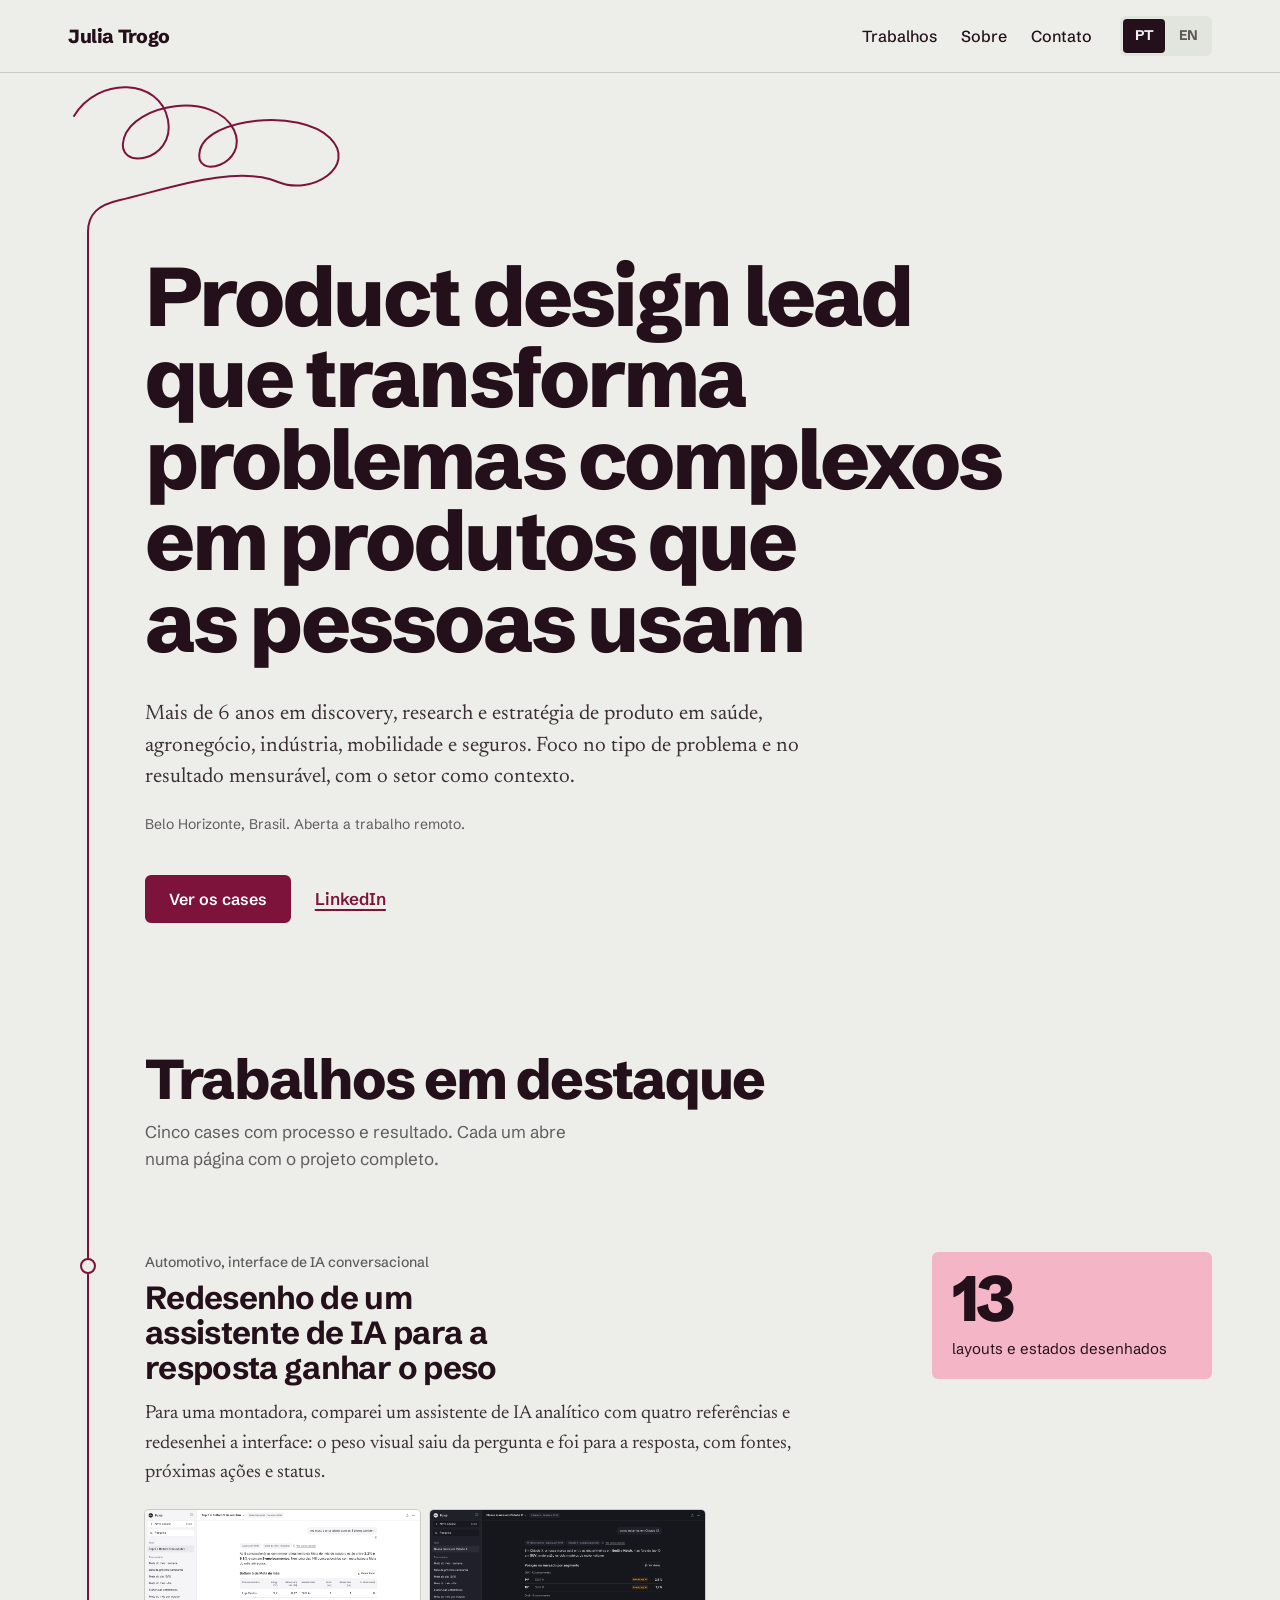
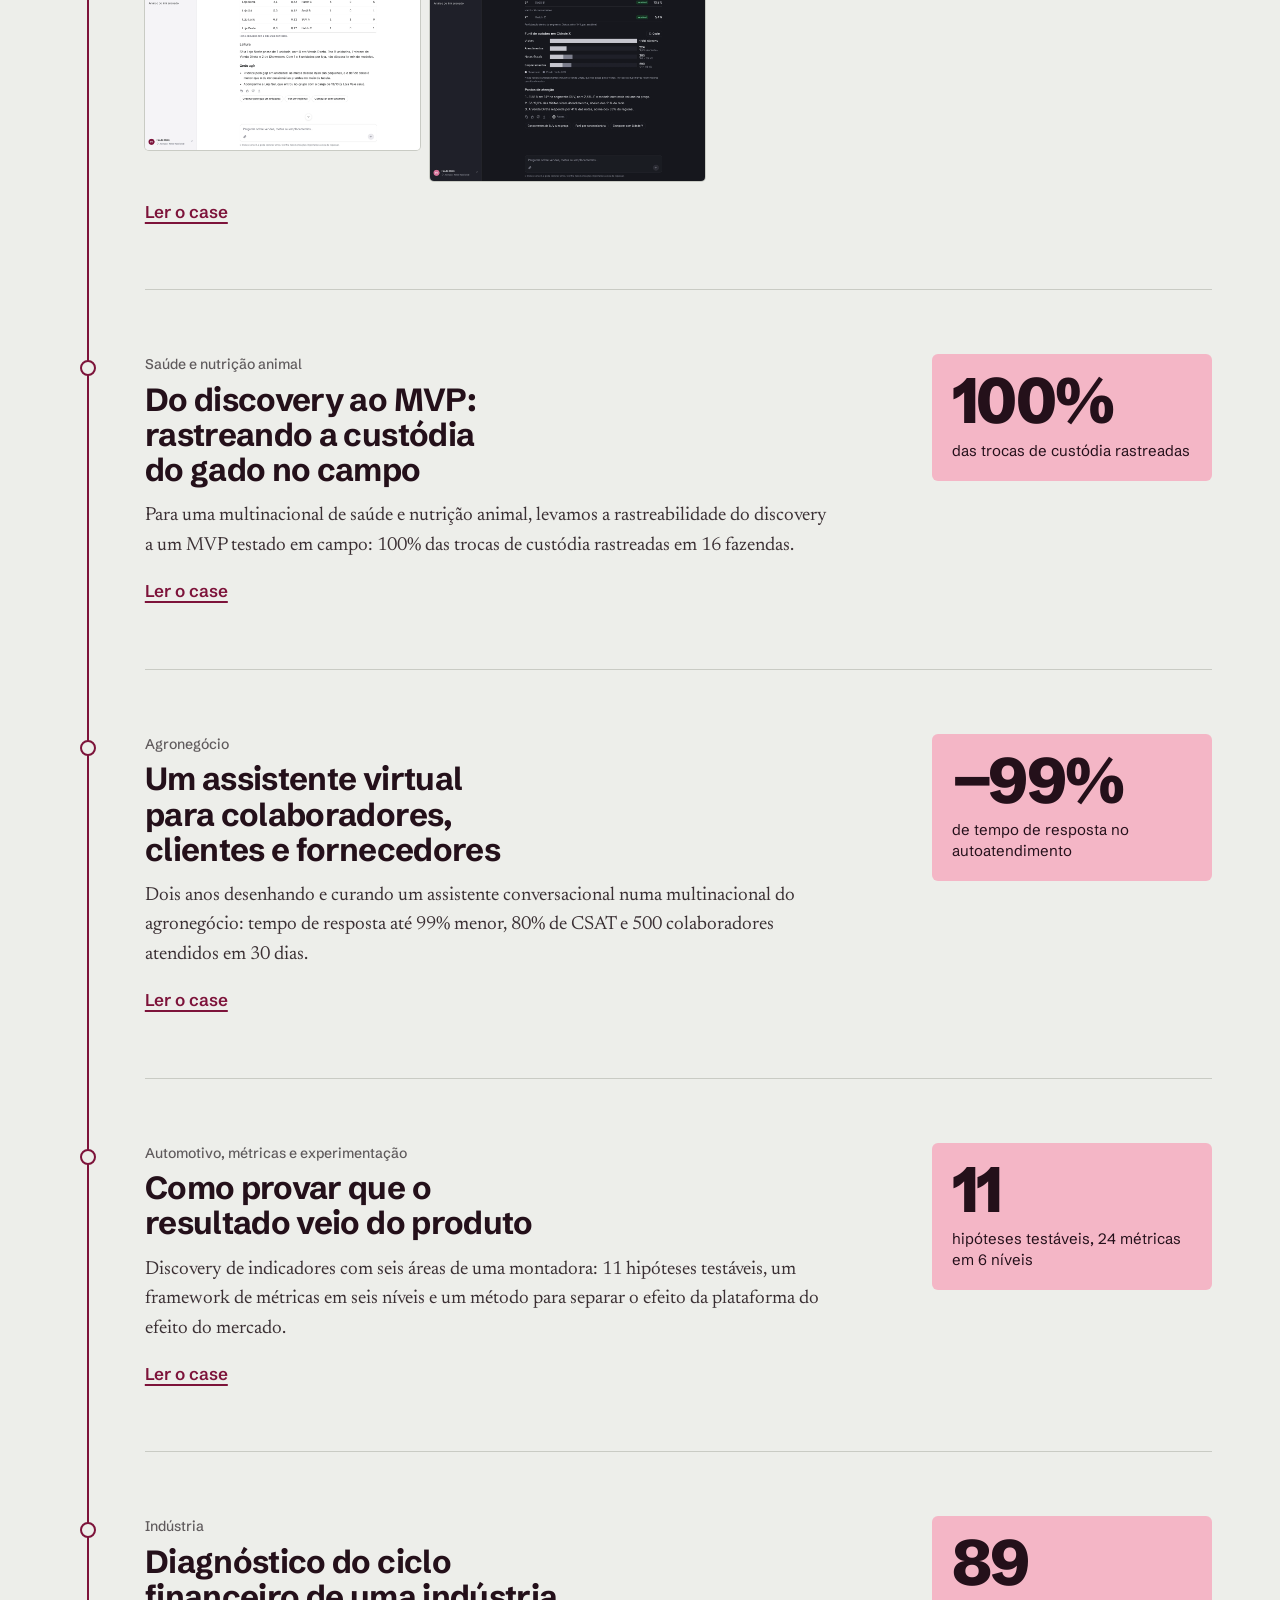
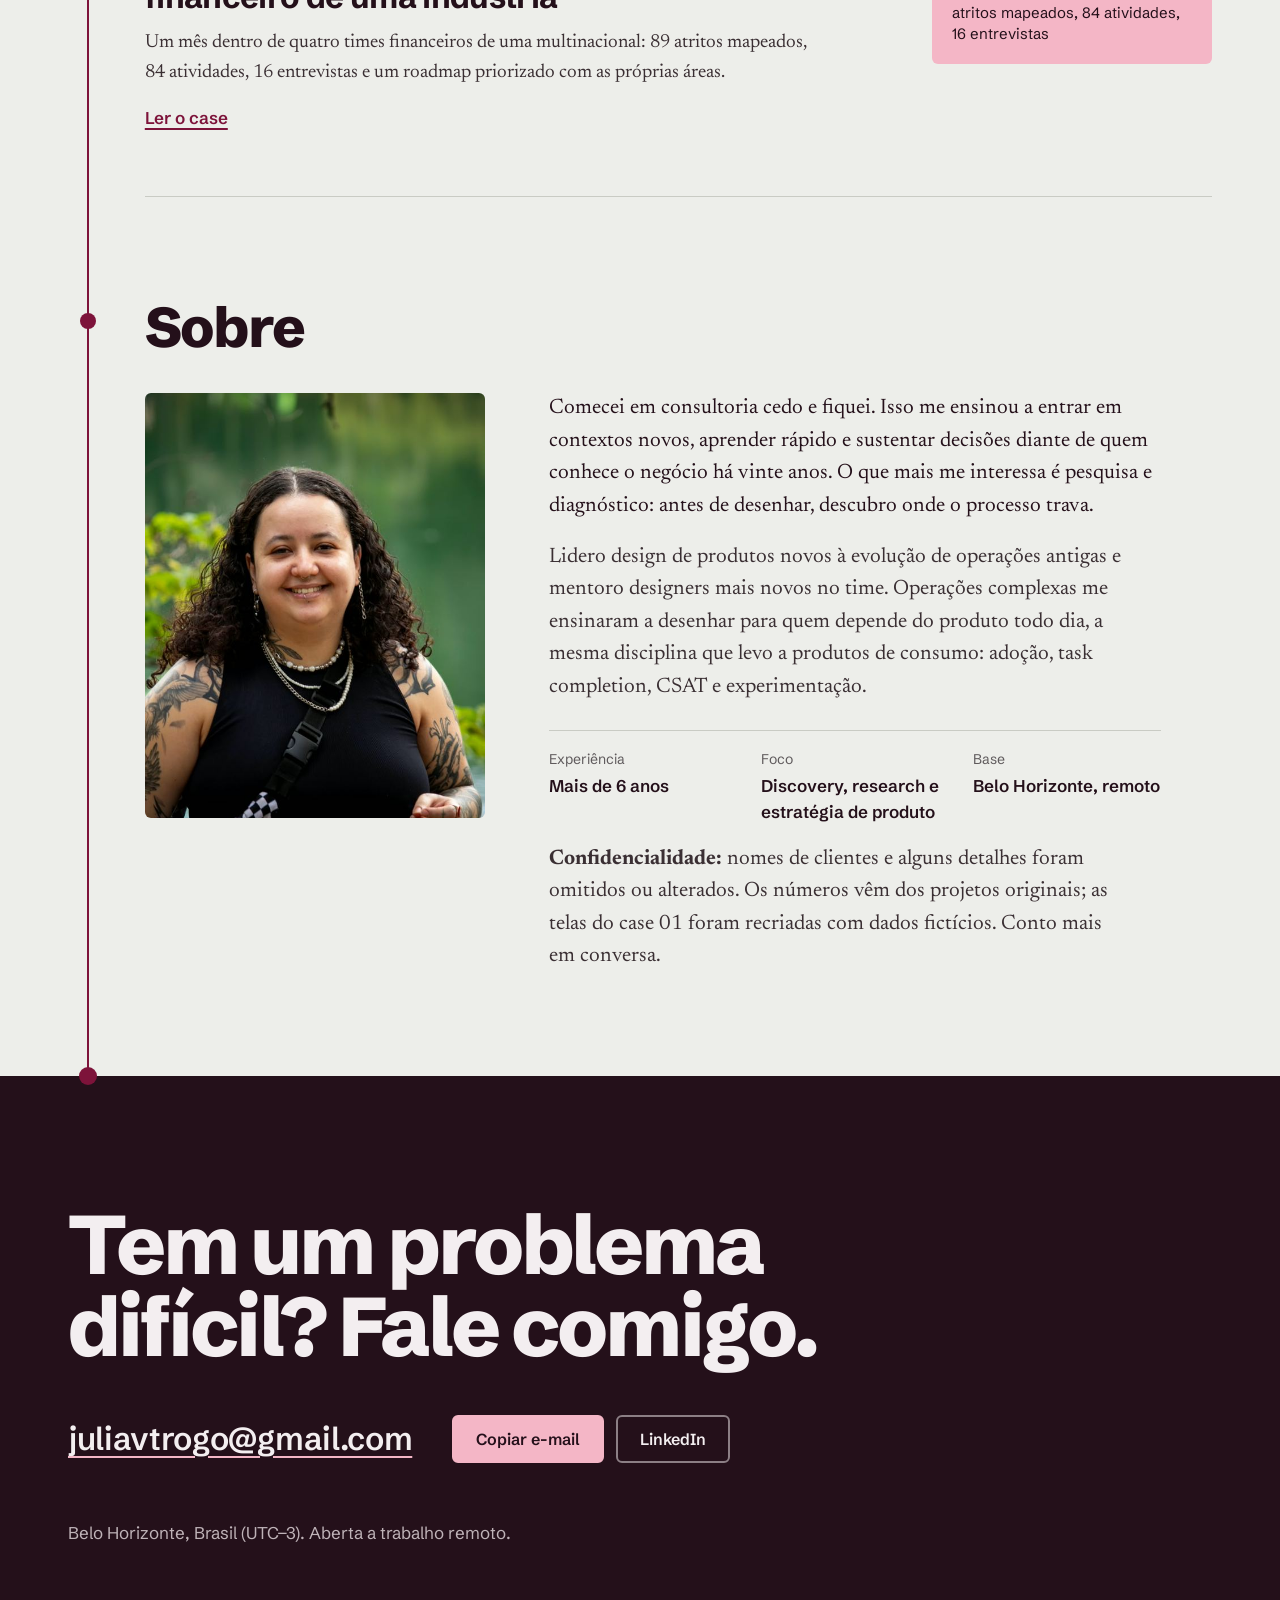
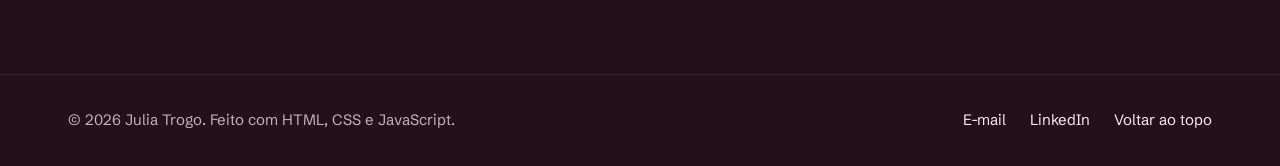
<file: index.html>
<!doctype html>
<html lang="pt-BR">
<head>
<meta charset="utf-8">
<meta name="viewport" content="width=device-width, initial-scale=1">
<title>Julia Trogo, product design lead</title>
<meta name="description" content="Portfólio de Julia Trogo, product design lead com mais de 6 anos em discovery, research e estratégia de produto. Cases em IA conversacional, agronegócio, mobilidade e indústria.">
<meta name="author" content="Julia Trogo">
<meta name="theme-color" content="#EDEEEA">
<link rel="canonical" href="https://julia-trogo.github.io/portfolio/">
<meta property="og:type" content="website">
<meta property="og:locale" content="pt_BR">
<meta property="og:locale:alternate" content="en_US">
<meta property="og:site_name" content="Julia Trogo">
<meta property="og:title" content="Julia Trogo, product design lead">
<meta property="og:description" content="Portfólio de Julia Trogo, product design lead com mais de 6 anos em discovery, research e estratégia de produto. Cases em IA conversacional, agronegócio, mobilidade e indústria.">
<meta property="og:url" content="https://julia-trogo.github.io/portfolio/">
<link rel="icon" href="assets/img/favicon.svg" type="image/svg+xml">
<link rel="preconnect" href="https://fonts.googleapis.com">
<link rel="preconnect" href="https://fonts.gstatic.com" crossorigin>
<link rel="stylesheet" href="https://fonts.googleapis.com/css2?family=Newsreader:ital,opsz,wght@0,6..72,400;0,6..72,500;1,6..72,400&amp;family=Schibsted+Grotesk:wght@400;500;600;700;800&amp;display=swap">
<link rel="stylesheet" href="assets/css/site.css">

<script>try{var q=new URLSearchParams(location.search).get('lang'),l=q||localStorage.getItem('jt-lang');if(l==='en'){document.documentElement.classList.add('l-en','i18n-wait');setTimeout(function(){document.documentElement.classList.remove('i18n-wait')},1500)}}catch(e){}</script>
<script src="assets/js/main.js" defer></script>
</head>
<body id="topo">
<script>(function(){var m={"#/case-01":"assistente-ia-automotivo","#/case-02":"rastreabilidade-gado","#/case-03":"assistente-virtual-agro","#/case-04":"metricas-experimentacao","#/case-05":"ciclo-financeiro-industria"},a={'#/work':'#trabalhos','#/about':'#sobre','#/contact':'#contato'},h=location.hash;if(m[h])location.replace('cases/'+m[h]+'.html');else if(a[h])history.replaceState(null,'',a[h]);})();</script>
<a class="skip" href="#conteudo">Pular para o conteúdo</a>
<header class="site-header">
  <div class="container header-inner">
    <a class="brand" href="index.html" aria-label="Julia Trogo, página inicial">Julia Trogo</a>
    <nav class="site-nav" aria-label="Principal">
      <ul>
        <li><a href="#trabalhos">Trabalhos</a></li>
        <li><a href="#sobre">Sobre</a></li>
        <li><a href="#contato">Contato</a></li>
      </ul>
    </nav>
    <div class="lang" role="group" aria-label="Idioma">
      <button type="button" data-lang="pt" aria-pressed="true" lang="pt-BR" title="Português">PT</button>
      <button type="button" data-lang="en" aria-pressed="false" lang="en" title="Inglês">EN</button>
    </div>
  </div>
</header>
<main id="conteudo" tabindex="-1">
  <div class="container">
    <div class="track">
      <section class="hero" aria-labelledby="hero-t">
        <svg class="tangle" viewBox="0 0 300 160" width="300" height="160" aria-hidden="true" focusable="false">
          <path pathLength="1" d="M6 44 C 30 4, 92 6, 100 48 C 108 90, 46 100, 56 66 C 66 32, 146 18, 166 58 C 182 92, 124 110, 132 78 C 140 46, 232 36, 262 66 C 290 94, 244 124, 210 110 C 168 92, 96 118, 52 128 C 30 133, 20 142, 20 160"/>
        </svg>
        <h1 id="hero-t">Product design lead que transforma problemas complexos em produtos que as pessoas usam</h1>
        <p class="hero-lead">Mais de 6 anos em discovery, research e estratégia de produto em saúde, agronegócio, indústria, mobilidade e seguros. Foco no tipo de problema e no resultado mensurável, com o setor como contexto.</p>
        <p class="hero-meta">Belo Horizonte, Brasil. Aberta a trabalho remoto.</p>
        <div class="hero-actions">
          <a class="btn" href="#trabalhos">Ver os cases</a>
          <a class="link" href="https://www.linkedin.com/in/juliatrogo" rel="me noopener" target="_blank">LinkedIn</a>
        </div>
      </section>

      <section id="trabalhos" aria-labelledby="trabalhos-t">
        <div class="stops-head">
          <h2 id="trabalhos-t">Trabalhos em destaque</h2>
          <p>Cinco cases com processo e resultado. Cada um abre numa página com o projeto completo.</p>
        </div>
        <ol class="stops">
          <li class="stop" id="case-01">
            <div>
              <p class="stop__sector">Automotivo, interface de IA conversacional</p>
              <h3 class="stop__title"><a href="cases/assistente-ia-automotivo.html">Redesenho de um assistente de IA para a resposta ganhar o peso</a></h3>
              <p class="stop__desc">Para uma montadora, comparei um assistente de IA analítico com quatro referências e redesenhei a interface: o peso visual saiu da pergunta e foi para a resposta, com fontes, próximas ações e status.</p>
              <div class="stop__shots">
                <img src="assets/img/01-recreated-analytical-answer-provenance-chips-a.webp" width="2160" height="1890" loading="lazy" decoding="async" alt="Prévia do case 01: resposta analítica com tabela, recriada com dados fictícios.">
                <img src="assets/img/01-recreated-city-answer-in-dark-theme.webp" width="2160" height="2130" loading="lazy" decoding="async" alt="Prévia do case 01: resposta no tema escuro, recriada com dados fictícios.">
              </div>
              <p class="stop__more"><a class="link" href="cases/assistente-ia-automotivo.html">Ler o case</a></p>
            </div>
            <p class="finding"><strong>13</strong><span>layouts e estados desenhados</span></p>
          </li>
          <li class="stop" id="case-02">
            <div>
              <p class="stop__sector">Saúde e nutrição animal</p>
              <h3 class="stop__title"><a href="cases/rastreabilidade-gado.html">Do discovery ao MVP: rastreando a custódia do gado no campo</a></h3>
              <p class="stop__desc">Para uma multinacional de saúde e nutrição animal, levamos a rastreabilidade do discovery a um MVP testado em campo: 100% das trocas de custódia rastreadas em 16 fazendas.</p>
              <p class="stop__more"><a class="link" href="cases/rastreabilidade-gado.html">Ler o case</a></p>
            </div>
            <p class="finding"><strong>100%</strong><span>das trocas de custódia rastreadas</span></p>
          </li>
          <li class="stop" id="case-03">
            <div>
              <p class="stop__sector">Agronegócio</p>
              <h3 class="stop__title"><a href="cases/assistente-virtual-agro.html">Um assistente virtual para colaboradores, clientes e fornecedores</a></h3>
              <p class="stop__desc">Dois anos desenhando e curando um assistente conversacional numa multinacional do agronegócio: tempo de resposta até 99% menor, 80% de CSAT e 500 colaboradores atendidos em 30 dias.</p>
              <p class="stop__more"><a class="link" href="cases/assistente-virtual-agro.html">Ler o case</a></p>
            </div>
            <p class="finding"><strong>−99%</strong><span>de tempo de resposta no autoatendimento</span></p>
          </li>
          <li class="stop" id="case-04">
            <div>
              <p class="stop__sector">Automotivo, métricas e experimentação</p>
              <h3 class="stop__title"><a href="cases/metricas-experimentacao.html">Como provar que o resultado veio do produto</a></h3>
              <p class="stop__desc">Discovery de indicadores com seis áreas de uma montadora: 11 hipóteses testáveis, um framework de métricas em seis níveis e um método para separar o efeito da plataforma do efeito do mercado.</p>
              <p class="stop__more"><a class="link" href="cases/metricas-experimentacao.html">Ler o case</a></p>
            </div>
            <p class="finding"><strong>11</strong><span>hipóteses testáveis, 24 métricas em 6 níveis</span></p>
          </li>
          <li class="stop" id="case-05">
            <div>
              <p class="stop__sector">Indústria</p>
              <h3 class="stop__title"><a href="cases/ciclo-financeiro-industria.html">Diagnóstico do ciclo financeiro de uma indústria</a></h3>
              <p class="stop__desc">Um mês dentro de quatro times financeiros de uma multinacional: 89 atritos mapeados, 84 atividades, 16 entrevistas e um roadmap priorizado com as próprias áreas.</p>
              <p class="stop__more"><a class="link" href="cases/ciclo-financeiro-industria.html">Ler o case</a></p>
            </div>
            <p class="finding"><strong>89</strong><span>atritos mapeados, 84 atividades, 16 entrevistas</span></p>
          </li>
        </ol>
      </section>

      <section class="about" id="sobre" aria-labelledby="sobre-t">
        <h2 id="sobre-t">Sobre</h2>
        <div class="about__grid">
          <div class="about__photo">
            <img src="assets/img/home-retrato-julia-trogo.jpg" width="600" height="900" loading="lazy" decoding="async" alt="Retrato de Julia Trogo, sorrindo, de cabelo escuro cacheado, em frente a um lago verde">
          </div>
          <div class="about__text">
            <p>Comecei em consultoria cedo e fiquei. Isso me ensinou a entrar em contextos novos, aprender rápido e sustentar decisões diante de quem conhece o negócio há vinte anos. O que mais me interessa é pesquisa e diagnóstico: antes de desenhar, descubro onde o processo trava.</p>
            <p>Lidero design de produtos novos à evolução de operações antigas e mentoro designers mais novos no time. Operações complexas me ensinaram a desenhar para quem depende do produto todo dia, a mesma disciplina que levo a produtos de consumo: adoção, task completion, CSAT e experimentação.</p>
            <dl class="facts">
              <div><dt>Experiência</dt><dd>Mais de 6 anos</dd></div>
              <div><dt>Foco</dt><dd>Discovery, research e estratégia de produto</dd></div>
              <div><dt>Base</dt><dd>Belo Horizonte, remoto</dd></div>
            </dl>
            <p class="note"><strong>Confidencialidade:</strong> nomes de clientes e alguns detalhes foram omitidos ou alterados. Os números vêm dos projetos originais; as telas do case 01 foram recriadas com dados fictícios. Conto mais em conversa.</p>
          </div>
        </div>
      </section>
    </div>
  </div>

  <section class="contact on-ink" id="contato" aria-labelledby="contato-t">
    <div class="container">
      <h2 id="contato-t">Tem um problema difícil? Fale comigo.</h2>
      <div class="contact__row">
        <a class="contact__email" href="mailto:juliavtrogo@gmail.com">juliavtrogo@gmail.com</a>
        <div class="contact__actions">
          <button class="btn" type="button" data-copy="juliavtrogo@gmail.com" aria-controls="copy-status">Copiar e-mail</button>
          <a class="btn btn--quiet" href="https://www.linkedin.com/in/juliatrogo" rel="me noopener" target="_blank">LinkedIn</a>
        </div>
      </div>
      <p class="copy-status" id="copy-status" role="status" aria-live="polite"></p>
      <p class="contact__where">Belo Horizonte, Brasil (UTC−3). Aberta a trabalho remoto.</p>
    </div>
  </section>
</main>
<footer class="site-footer">
  <div class="container">
    <p class="footer-note">© 2026 Julia Trogo. Feito com HTML, CSS e JavaScript.</p>
    <ul>
      <li><a href="mailto:juliavtrogo@gmail.com">E-mail</a></li>
      <li><a href="https://www.linkedin.com/in/juliatrogo" rel="me noopener" target="_blank">LinkedIn</a></li>
      <li><a href="#topo">Voltar ao topo</a></li>
    </ul>
  </div>
</footer>
</body>
</html>
</file>
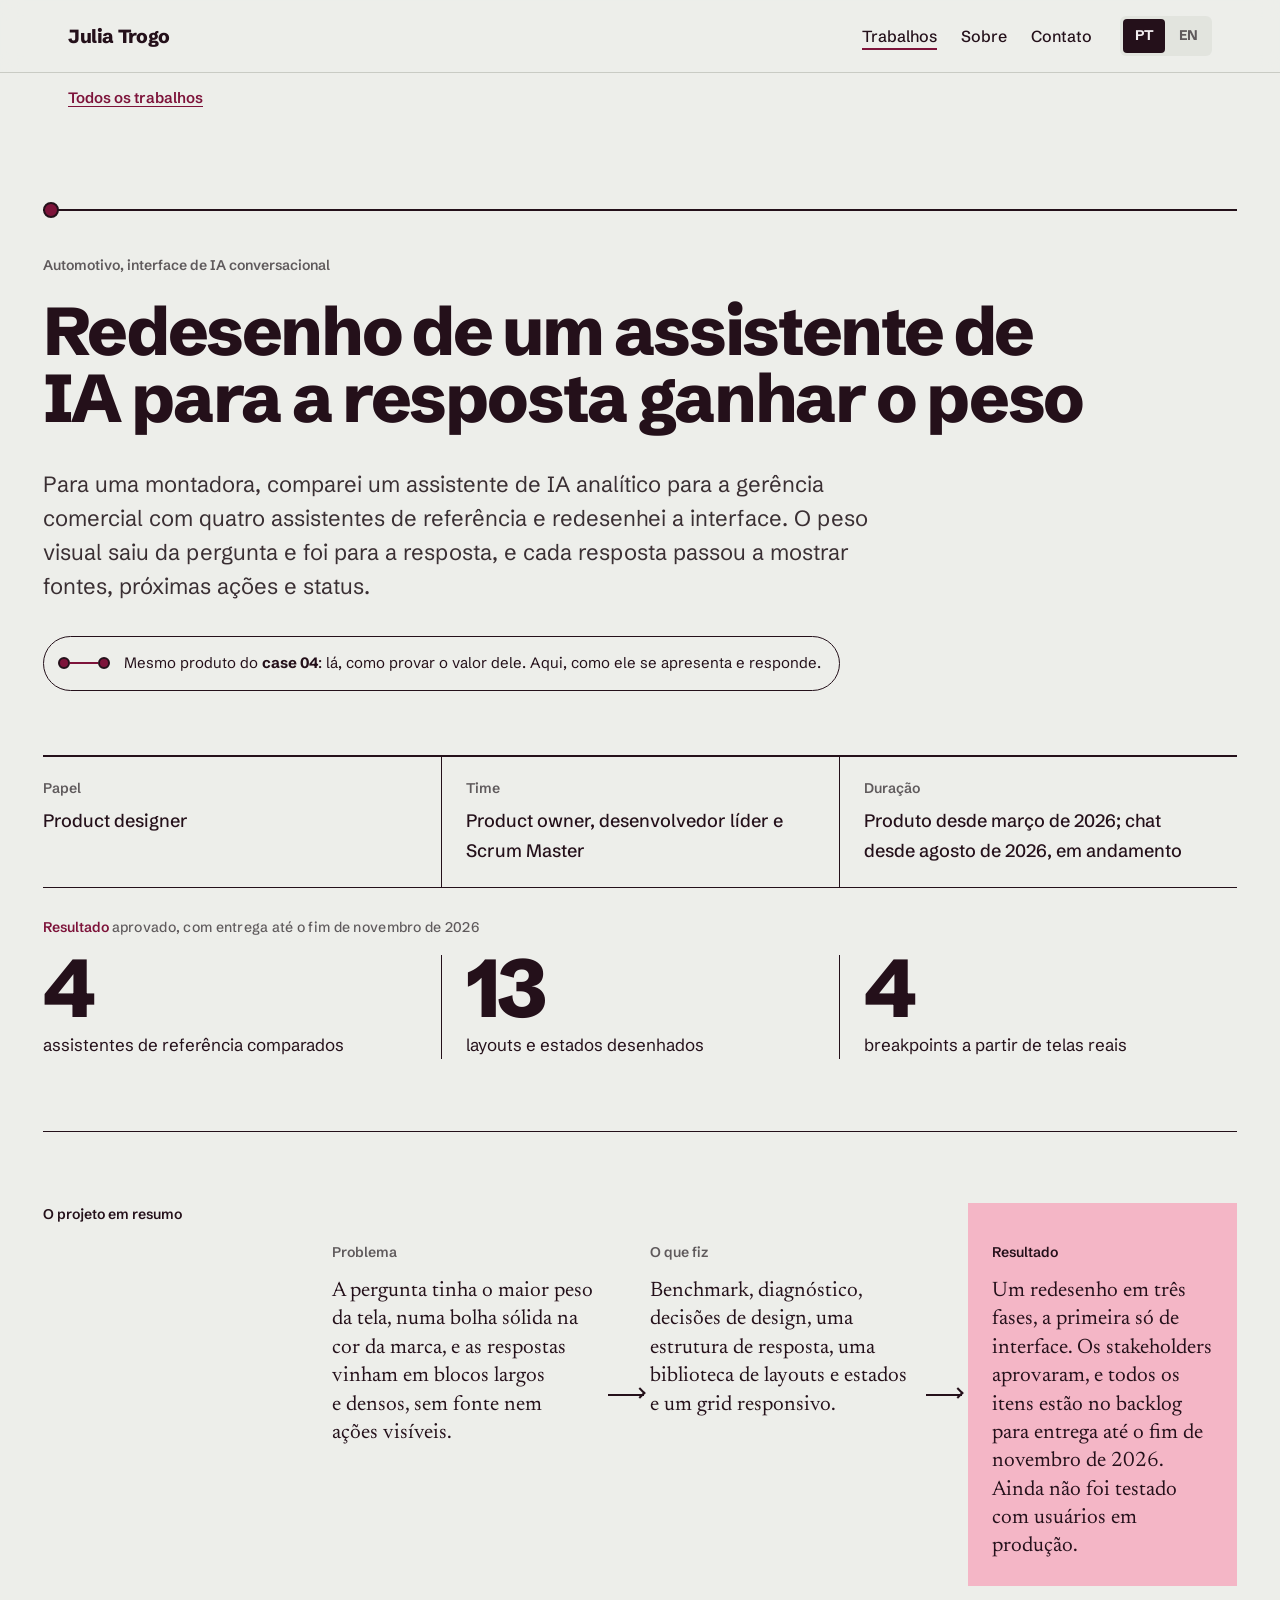
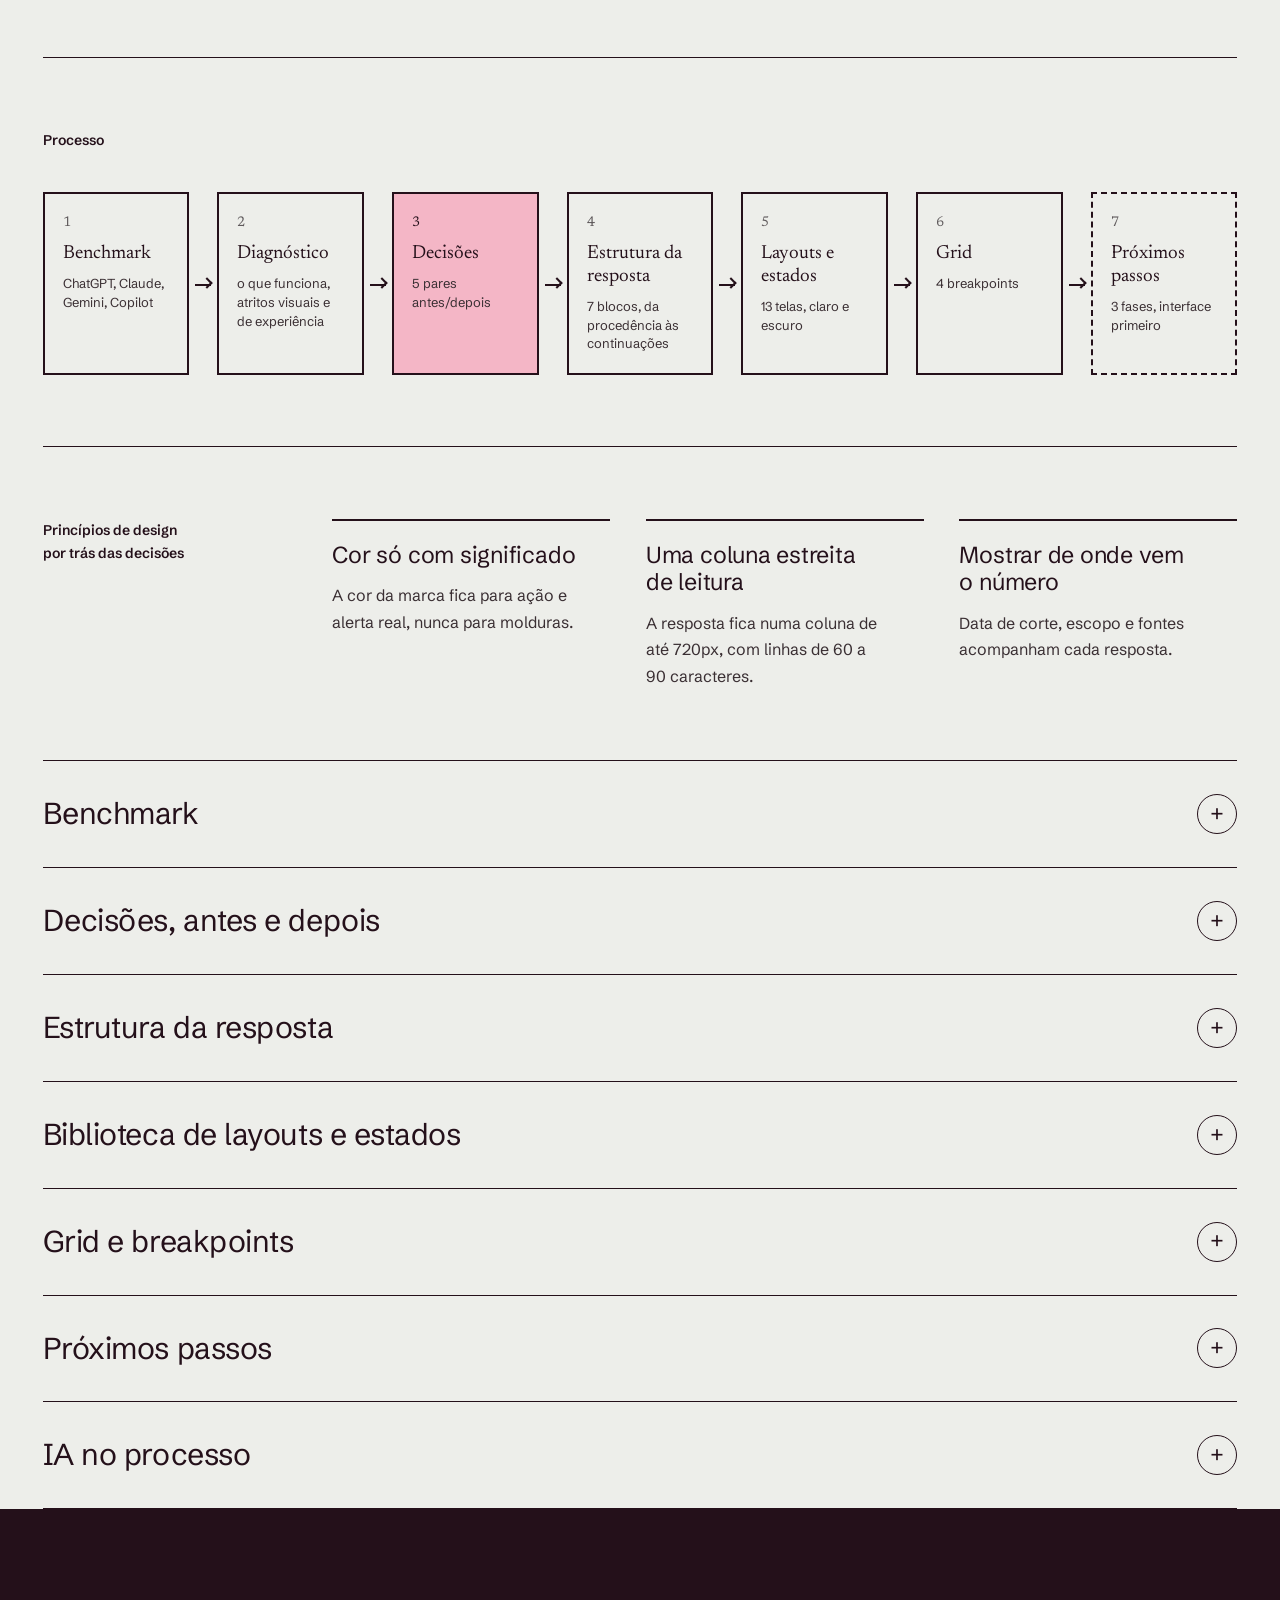
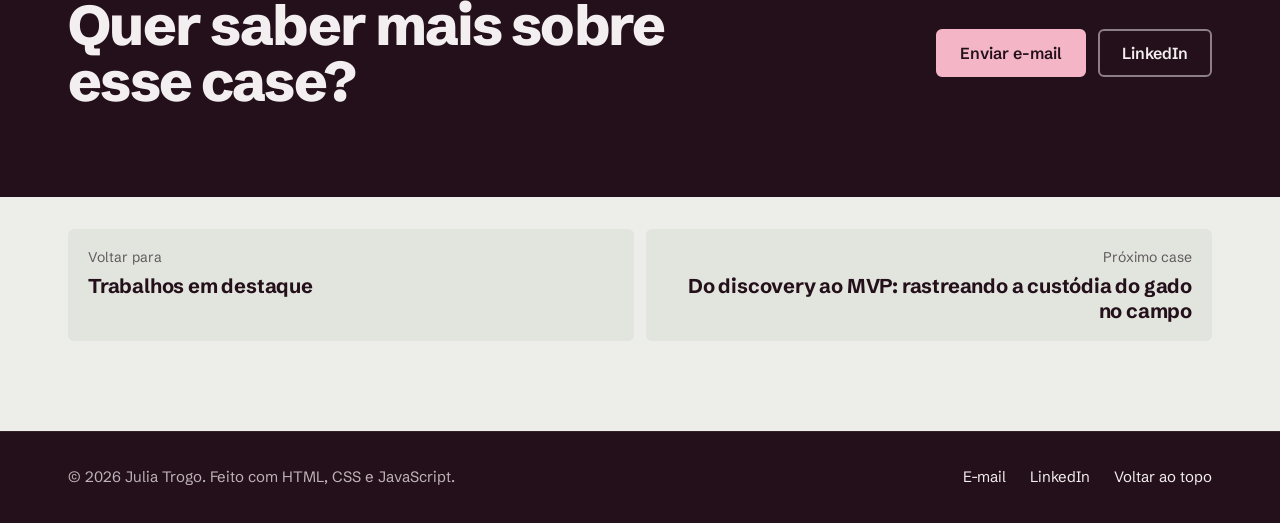
<file: cases/assistente-ia-automotivo.html>
<!doctype html>
<html lang="pt-BR">
<head>
<meta charset="utf-8">
<meta name="viewport" content="width=device-width, initial-scale=1">
<title>Redesenho de um assistente de IA para a resposta ganhar o peso | Julia Trogo</title>
<meta name="description" content="Para uma montadora, comparei um assistente de IA analítico com quatro referências e redesenhei a interface: o peso visual saiu da pergunta e foi para a resposta, com fontes, próximas ações e status.">
<meta name="author" content="Julia Trogo">
<meta name="theme-color" content="#EDEEEA">
<link rel="canonical" href="https://julia-trogo.github.io/portfolio/cases/assistente-ia-automotivo.html">
<meta property="og:type" content="article">
<meta property="og:locale" content="pt_BR">
<meta property="og:locale:alternate" content="en_US">
<meta property="og:site_name" content="Julia Trogo">
<meta property="og:title" content="Redesenho de um assistente de IA para a resposta ganhar o peso | Julia Trogo">
<meta property="og:description" content="Para uma montadora, comparei um assistente de IA analítico com quatro referências e redesenhei a interface: o peso visual saiu da pergunta e foi para a resposta, com fontes, próximas ações e status.">
<meta property="og:url" content="https://julia-trogo.github.io/portfolio/cases/assistente-ia-automotivo.html">
<link rel="icon" href="../assets/img/favicon.svg" type="image/svg+xml">
<link rel="preconnect" href="https://fonts.googleapis.com">
<link rel="preconnect" href="https://fonts.gstatic.com" crossorigin>
<link rel="stylesheet" href="https://fonts.googleapis.com/css2?family=Newsreader:ital,opsz,wght@0,6..72,400;0,6..72,500;1,6..72,400&amp;family=Schibsted+Grotesk:wght@400;500;600;700;800&amp;display=swap">
<link rel="stylesheet" href="../assets/css/site.css">
<link rel="stylesheet" href="../assets/css/cases/assistente-ia-automotivo.css">
<script>try{var q=new URLSearchParams(location.search).get('lang'),l=q||localStorage.getItem('jt-lang');if(l==='en'){document.documentElement.classList.add('l-en','i18n-wait');setTimeout(function(){document.documentElement.classList.remove('i18n-wait')},1500)}}catch(e){}</script>
<script src="../assets/js/main.js" defer></script>
</head>
<body id="topo">
<a class="skip" href="#conteudo">Pular para o conteúdo</a>
<header class="site-header">
  <div class="container header-inner">
    <a class="brand" href="../index.html" aria-label="Julia Trogo, página inicial">Julia Trogo</a>
    <nav class="site-nav" aria-label="Principal">
      <ul>
        <li><a href="../index.html#trabalhos" aria-current="page">Trabalhos</a></li>
        <li><a href="../index.html#sobre">Sobre</a></li>
        <li><a href="../index.html#contato">Contato</a></li>
      </ul>
    </nav>
    <div class="lang" role="group" aria-label="Idioma">
      <button type="button" data-lang="pt" aria-pressed="true" lang="pt-BR" title="Português">PT</button>
      <button type="button" data-lang="en" aria-pressed="false" lang="en" title="Inglês">EN</button>
    </div>
  </div>
</header>
<div class="case-bar">
  <div class="container">
    <a href="../index.html#trabalhos">Todos os trabalhos</a>
  </div>
</div>
<main id="conteudo" class="case-body" tabindex="-1">
<div id="casepulse-d" class="zf9c02a">
<article aria-labelledby="c6-title">
    <div class="wrap z261318">
      <div class="zf1c491" aria-hidden="true">
        <div class="z6a7bda"></div>
        <span class="dot z2f40fe"></span>
      </div>
      <p class="lbl mut zf6f554"><span class="f z8b0d2b">01</span><span data-l="en">Automotive, conversational AI interface</span><span data-l="pt">Automotivo, interface de IA conversacional</span></p>
      <h1 class="f ze9bec6" id="c6-title"><span data-l="en">Redesigning an AI assistant so the answer carries the weight</span><span data-l="pt">Redesenho de um assistente de IA para a resposta ganhar o peso</span></h1>
      <p class="zd0bcf0"><span data-l="en">For a carmaker, I benchmarked an AI analytical assistant for the sales management against four reference assistants and redesigned its interface. Visual weight moved from the question to the answer, and every answer now shows its sources, next actions and status.</span><span data-l="pt">Para uma montadora, comparei um assistente de IA analítico para a gerência comercial com quatro assistentes de referência e redesenhei a interface. O peso visual saiu da pergunta e foi para a resposta, e cada resposta passou a mostrar fontes, próximas ações e status.</span></p>
      <a class="z6646cb" href="metricas-experimentacao.html">
        <span class="zc0badf" aria-hidden="true"><span class="dot z141a90"></span><span class="z345009"></span><span class="dot z141a90"></span></span>
        <span class="z2caaa5"><span data-l="en">Same product as <b>case 04</b>: there, how to prove its value. Here, how it looks and answers.</span><span data-l="pt">Mesmo produto do <b>case 04</b>: lá, como provar o valor dele. Aqui, como ele se apresenta e responde.</span></span>
       
      </a>
    </div>

    <div class="wrap zdf094a">
      <dl class="z83db9b" aria-label="Em resumo">
        <div class="cols3 gl z86bc30">
          <div><dt class="lbl mut"><span data-l="en">Role</span><span data-l="pt">Papel</span></dt><dd>Product designer</dd></div>
          <div><dt class="lbl mut"><span data-l="en">Team</span><span data-l="pt">Time</span></dt><dd><span data-l="en">Product owner, lead developer, Scrum Master</span><span data-l="pt">Product owner, desenvolvedor líder e Scrum Master</span></dd></div>
          <div><dt class="lbl mut"><span data-l="en">Duration</span><span data-l="pt">Duração</span></dt><dd><span data-l="en">Product since March 2026; chat since August 2026, ongoing</span><span data-l="pt">Produto desde março de 2026; chat desde agosto de 2026, em andamento</span></dd></div>
        </div>
        <div class="z068299">
          <dt class="lbl z1a53fd"><span data-l="en">Result</span><span data-l="pt">Resultado</span> <span class="mut z790c50"><span data-l="en">approved, shipping by the end of November 2026</span><span data-l="pt">aprovado, com entrega até o fim de novembro de 2026</span></span></dt>
          <dd class="cols3 imp zedddc4">
            <span><span class="big">4</span><span><span data-l="en">reference assistants benchmarked</span><span data-l="pt">assistentes de referência comparados</span></span></span>
            <span><span class="big">13</span><span><span data-l="en">layouts and states designed</span><span data-l="pt">layouts e estados desenhados</span></span></span>
            <span><span class="big">4</span><span><span data-l="en">breakpoints from real screen data</span><span data-l="pt">breakpoints a partir de telas reais</span></span></span>
          </dd>
        </div>
      </dl>
    </div>

    <div class="wrap zdf094a">
      <section class="sec">
        <h2 class="lbl z23b0e3"><span data-l="en">The project in short</span><span data-l="pt">O projeto em resumo</span></h2>
        <div class="ins">
          <div><h3 class="lbl mut"><span data-l="en">Problem</span><span data-l="pt">Problema</span></h3><p><span data-l="en">The question got the most weight on screen, a solid bubble in the brand color, while answers came in wide, dense blocks with no visible source or actions.</span><span data-l="pt">A pergunta tinha o maior peso da tela, numa bolha sólida na cor da marca, e as respostas vinham em blocos largos e densos, sem fonte nem ações visíveis.</span></p></div>
          <div class="arr" aria-hidden="true"></div>
          <div><h3 class="lbl mut"><span data-l="en">What I did</span><span data-l="pt">O que fiz</span></h3><p><span data-l="en">Benchmark, diagnosis, design decisions, an answer structure, a library of layouts and states, and a responsive grid.</span><span data-l="pt">Benchmark, diagnóstico, decisões de design, uma estrutura de resposta, uma biblioteca de layouts e estados e um grid responsivo.</span></p></div>
          <div class="arr" aria-hidden="true"></div>
          <div class="z80251e"><h3 class="lbl"><span data-l="en">Result</span><span data-l="pt">Resultado</span></h3><p><span data-l="en">A redesign in three phases, the first one UI only. Stakeholders approved it, and every item is in the backlog to ship by the end of November 2026. It has not been tested with users in production yet.</span><span data-l="pt">Um redesenho em três fases, a primeira só de interface. Os stakeholders aprovaram, e todos os itens estão no backlog para entrega até o fim de novembro de 2026. Ainda não foi testado com usuários em produção.</span></p></div>
        </div>
      </section>

      <section class="sec z9585b2">
        <h2 class="lbl z23b0e3"><span data-l="en">Process</span><span data-l="pt">Processo</span></h2>
        <ol class="flow zd08af5">
          <li class="card"><i>1</i><b>Benchmark</b><small>ChatGPT, Claude, Gemini, Copilot</small></li>
          <li class="arr" aria-hidden="true"></li>
          <li class="card"><i>2</i><b><span data-l="en">Diagnosis</span><span data-l="pt">Diagnóstico</span></b><small><span data-l="en">what works, visual and experience frictions</span><span data-l="pt">o que funciona, atritos visuais e de experiência</span></small></li>
          <li class="arr" aria-hidden="true"></li>
          <li class="card z0391cf"><i class="z58a95d">3</i><b><span data-l="en">Decisions</span><span data-l="pt">Decisões</span></b><small><span data-l="en">5 before/after pairs</span><span data-l="pt">5 pares antes/depois</span></small></li>
          <li class="arr" aria-hidden="true"></li>
          <li class="card"><i>4</i><b><span data-l="en">Answer structure</span><span data-l="pt">Estrutura da resposta</span></b><small><span data-l="en">7 blocks, from provenance to follow-ups</span><span data-l="pt">7 blocos, da procedência às continuações</span></small></li>
          <li class="arr" aria-hidden="true"></li>
          <li class="card"><i>5</i><b><span data-l="en">Layouts and states</span><span data-l="pt">Layouts e estados</span></b><small><span data-l="en">13 screens, light and dark</span><span data-l="pt">13 telas, claro e escuro</span></small></li>
          <li class="arr" aria-hidden="true"></li>
          <li class="card"><i>6</i><b>Grid</b><small><span data-l="en">4 breakpoints</span><span data-l="pt">4 breakpoints</span></small></li>
          <li class="arr" aria-hidden="true"></li>
          <li class="card z8fe038"><i>7</i><b><span data-l="en">Next steps</span><span data-l="pt">Próximos passos</span></b><small><span data-l="en">3 phases, UI first</span><span data-l="pt">3 fases, interface primeiro</span></small></li>
        </ol>
      </section>

      <section class="sec">
        <h2 class="lbl z23b0e3"><span data-l="en">Design principles behind the decisions</span><span data-l="pt">Princípios de design por trás das decisões</span></h2>
        <div class="cols3 pr z2d821a">
          <div><p class="t"><span data-l="en">Color only with meaning</span><span data-l="pt">Cor só com significado</span></p><p class="d"><span data-l="en">The brand color is kept for action and real alerts, never for frames.</span><span data-l="pt">A cor da marca fica para ação e alerta real, nunca para molduras.</span></p></div>
          <div><p class="t"><span data-l="en">A narrow reading column</span><span data-l="pt">Uma coluna estreita de leitura</span></p><p class="d"><span data-l="en">Answers live in a column of up to 720px, with lines of 60 to 90 characters.</span><span data-l="pt">A resposta fica numa coluna de até 720px, com linhas de 60 a 90 caracteres.</span></p></div>
          <div><p class="t"><span data-l="en">Show where the number comes from</span><span data-l="pt">Mostrar de onde vem o número</span></p><p class="d"><span data-l="en">Cut-off date, scope and sources sit with every answer.</span><span data-l="pt">Data de corte, escopo e fontes acompanham cada resposta.</span></p></div>
        </div>
      </section>

      <div class="z86bc30">

        <details class="det">
          <summary><span>Benchmark</span><span class="tog" aria-hidden="true"></span></summary>
          <div class="body">
            <p class="lead"><span data-l="en">The four references converge: neutral surfaces, brand color almost absent, a discreet question and an unframed answer in a central column. The assistant diverged on almost every line.</span><span data-l="pt">As quatro referências convergem: superfícies neutras, cor da marca quase ausente, pergunta discreta e resposta sem moldura numa coluna central. O assistente divergia em quase todas as linhas.</span></p>
            <div class="table-scroll"><table class="btbl">
              <tr><th class="zf93b8a"><span data-l="en">Aspect</span><span data-l="pt">Aspecto</span></th><th class="zaa3213"><span data-l="en">The assistant before</span><span data-l="pt">O assistente antes</span></th><th><span data-l="en">Reference pattern</span><span data-l="pt">Padrão das referências</span></th></tr>
              <tr><td class="f z817a7f"><span data-l="en">Brand color</span><span data-l="pt">Cor da marca</span></td><td><span data-l="en">User bubble, field border, button, logo</span><span data-l="pt">Bolha do usuário, borda do campo, botão, logo</span></td><td><span data-l="en">Logo and small details only</span><span data-l="pt">Só no logo e em detalhes pontuais</span></td></tr>
              <tr><td class="f z817a7f"><span data-l="en">User message</span><span data-l="pt">Mensagem do usuário</span></td><td><span data-l="en">Solid brand-color bubble, up to ~60% of the width</span><span data-l="pt">Bolha sólida na cor da marca, até ~60% da largura</span></td><td><span data-l="en">Light neutral bubble, on the right</span><span data-l="pt">Bolha neutra clara, à direita</span></td></tr>
              <tr><td class="f z817a7f"><span data-l="en">Answer</span><span data-l="pt">Resposta</span></td><td><span data-l="en">Bordered card with avatar, ~1,250px wide</span><span data-l="pt">Card com borda e avatar, ~1.250px de largura</span></td><td><span data-l="en">No frame, column of ~720–760px</span><span data-l="pt">Sem moldura, coluna de ~720–760px</span></td></tr>
              <tr><td class="f z817a7f"><span data-l="en">Empty state</span><span data-l="pt">Estado vazio</span></td><td><span data-l="en">Greeting bubble at the top, blank screen</span><span data-l="pt">Bolha de saudação no topo, tela vazia</span></td><td><span data-l="en">Centered greeting, composer and suggestions</span><span data-l="pt">Saudação centralizada, campo e sugestões</span></td></tr>
              <tr><td class="f z817a7f"><span data-l="en">Trust signals</span><span data-l="pt">Sinais de confiança</span></td><td><span data-l="en">"Online" and the cut-off date inside the text</span><span data-l="pt">"Online" e data de corte no texto</span></td><td><span data-l="en">Sources, citations, a short limitation notice</span><span data-l="pt">Fontes, citações, aviso curto de limitação</span></td></tr>
            </table></div>
            <p class="zd5c35e"><span data-l="en">In the assistant, color sat on the frame, so the screen felt heavy. In the references, the frame is neutral and the content draws attention.</span><span data-l="pt">No assistente, a cor estava na moldura, e por isso a tela pesava. Nas referências, a moldura é neutra e quem chama atenção é o conteúdo.</span></p>
          </div>
        </details>

        <details class="det">
          <summary><span><span data-l="en">Decisions, before and after</span><span data-l="pt">Decisões, antes e depois</span></span><span class="tog" aria-hidden="true"></span></summary>
          <div class="body">
            <p class="lead"><span data-l="en">Five components, in the order of the before/after board. Each one carries a single principle.</span><span data-l="pt">Cinco componentes, na ordem da prancha de antes e depois. Cada um carrega um princípio.</span></p>

            <div class="pair">
              <div><span class="pnum">01</span><h3><span data-l="en">User message</span><span data-l="pt">Mensagem do usuário</span></h3><p class="why"><span data-l="en">The question stops being the loudest element, so the accent is free for action and alerts.</span><span data-l="pt">A pergunta deixa de ser o elemento mais forte, e a cor fica livre para ação e alerta.</span></p></div>
              <div class="mock"><span class="tagba"><span data-l="en">Before</span><span data-l="pt">Antes</span></span><span class="z44d6b9">me mostre uma tabela com as 5 piores também</span></div>
              <div class="mock after"><span class="tagba"><span data-l="en">After</span><span data-l="pt">Depois</span></span><span class="z02dc6e">me mostre uma tabela com as 5 piores também</span></div>
            </div>

            <div class="pair">
              <div><span class="pnum">02</span><h3><span data-l="en">Answer</span><span data-l="pt">Resposta</span></h3><p class="why"><span data-l="en">No card, no avatar, a narrow column. Lines of 60 to 90 characters; the key number in bold.</span><span data-l="pt">Sem card nem avatar, numa coluna estreita. Linhas de 60 a 90 caracteres e o número-chave em negrito.</span></p></div>
              <div class="mock"><span class="tagba"><span data-l="en">Before</span><span data-l="pt">Antes</span></span><div class="z444811"><span class="z3f3fbe" aria-hidden="true"></span><span class="z970bb0">As 5 melhores de outubro (01 a 10/10) estão entre 51,9% e 68,4% de atingimento da Meta do mês, lideradas pela Loja Centro; as 5 piores não passam de 6,8%.</span></div></div>
              <div class="mock after"><span class="tagba"><span data-l="en">After</span><span data-l="pt">Depois</span></span><p class="z778a76">As 5 melhores de outubro estão entre <b>51,9% e 68,4%</b> de atingimento da Meta do mês, lideradas pela Loja Centro. As 5 piores não passam de <b>6,8%</b>.</p></div>
            </div>

            <div class="pair">
              <div><span class="pnum">03</span><h3><span data-l="en">Section title</span><span data-l="pt">Título de seção</span></h3><p class="why"><span data-l="en">Size marks hierarchy. In caps at body size, the title disappears in a quick scan.</span><span data-l="pt">O tamanho marca a hierarquia. Em caixa-alta e no tamanho do corpo, o título some na leitura rápida.</span></p></div>
              <div class="mock"><span class="tagba"><span data-l="en">Before</span><span data-l="pt">Antes</span></span><span class="zc5d723">AS 5 QUE MENOS ATINGEM</span></div>
              <div class="mock after"><span class="tagba"><span data-l="en">After</span><span data-l="pt">Depois</span></span><span class="z85ae45">As 5 que menos atingem</span></div>
            </div>

            <div class="pair">
              <div><span class="pnum">04</span><h3><span data-l="en">Table row</span><span data-l="pt">Linha de tabela</span></h3><p class="why"><span data-l="en">Numbers in text color, right-aligned, same decimals per column, unit in the header.</span><span data-l="pt">Números na cor do texto, alinhados à direita, mesmas casas decimais por coluna e unidade no cabeçalho.</span></p></div>
              <div class="mock"><span class="tagba"><span data-l="en">Before</span><span data-l="pt">Antes</span></span><div class="table-scroll"><table class="mt z461e20"><tr><th class="z52676d">CONCESSIO-<br>NÁRIA</th><th class="z52676d">ATING.</th><th class="z52676d">RITMO</th><th class="z52676d">MODELO</th><th class="z52676d">TOTAL<br>COMERCIAL</th><th class="z52676d">VENDA<br>DIRETA</th></tr><tr><td class="za9a592">LOJA NORTE</td><td class="z026c05">4,1%</td><td class="z026c05">0,6</td><td class="z026c05">Hatch C</td><td class="z026c05">5 unidades</td><td class="z026c05">5 unidades</td></tr></table></div></div>
              <div class="mock after"><span class="tagba"><span data-l="en">After</span><span data-l="pt">Depois</span></span><div class="table-scroll"><table class="mt z461e20"><tr><th class="zaf9c31">Concessionária</th><th class="n zaf9c31">Ating. (%)</th><th class="n zaf9c31">Ritmo (un/dia)</th><th class="zaf9c31">Modelo líder</th><th class="n zaf9c31">Total (un)</th><th class="n zaf9c31">V. Direta (un)</th></tr><tr><td>Loja Norte</td><td class="n">4,1</td><td class="n">0,62</td><td>Hatch C</td><td class="n">5</td><td class="n">5</td></tr></table></div></div>
            </div>

            <div class="pair z86bc30">
              <div><span class="pnum">05</span><h3><span data-l="en">Question field</span><span data-l="pt">Campo de pergunta</span></h3><p class="why"><span data-l="en">Neutral border at rest. The accent shows up on focus and on send, only when there is text.</span><span data-l="pt">Borda neutra em repouso. A cor aparece no foco e no botão enviar, só quando há texto.</span></p></div>
              <div class="mock"><span class="tagba"><span data-l="en">Before</span><span data-l="pt">Antes</span></span><span class="zae8ba4">Pergunte algo ao Pulse...<span class="z5c9597" aria-hidden="true"></span></span></div>
              <div class="mock after"><span class="tagba"><span data-l="en">After</span><span data-l="pt">Depois</span></span><span class="zbc01f0">Pergunte sobre vendas, metas ou emplacamentos…<span class="z304896" aria-hidden="true"><span class="z1b9a44"></span></span></span><span class="z4547e4">O Pulse é uma IA e pode cometer erros. Confira recomendações importantes antes de repassar.</span></div>
            </div>

            <div class="zd2b8f9">
              <h3 class="lbl z23b0e3"><span data-l="en">Tokens, light and dark</span><span data-l="pt">Tokens, claro e escuro</span></h3>
              <div class="zf78d87">
                <div class="zd67693" aria-hidden="true">
                  <span class="zb7cb54"></span><span class="zfdf7ee"></span><span class="z762f5a"></span><span class="zffdd7c"></span><span class="z5aca42"></span><span class="z498add"></span>
                  <span class="z954664"></span><span class="zd4c319"></span><span class="za7934b"></span><span class="ze260ab"></span><span class="zfc586f"></span><span class="za1fd55"></span>
                </div>
                <div class="zfb0fdc"><span><span data-l="en">Background</span><span data-l="pt">Fundo</span></span><span><span data-l="en">Surface</span><span data-l="pt">Superfície</span></span><span><span data-l="en">Border</span><span data-l="pt">Borda</span></span><span><span data-l="en">Main text</span><span data-l="pt">Texto principal</span></span><span><span data-l="en">Secondary text</span><span data-l="pt">Texto secundário</span></span><span><span data-l="en">Accent, action</span><span data-l="pt">Destaque, ação</span></span></div>
                <p class="z63622c"><span data-l="en">Inter throughout: answer body 16/26, section title 17/24 semibold, tabular figures in tables.</span><span data-l="pt">Inter em tudo: corpo da resposta 16/26, título de seção 17/24 semibold, números tabulares nas tabelas.</span></p>
              </div>
            </div>
          </div>
        </details>

        <details class="det">
          <summary><span><span data-l="en">Answer structure</span><span data-l="pt">Estrutura da resposta</span></span><span class="tog" aria-hidden="true"></span></summary>
          <div class="body za161fb">
            <div>
              <p class="z588f0c"><span data-l="en">Short answer on top, numbers in structure, prose only to interpret.</span><span data-l="pt">Resposta curta no topo, números em estrutura, texto só para interpretar.</span></p>
              <ol class="z2016b8">
                <li class="zd6ba07"><b class="f z54aca6">1</b><span><span data-l="en">Provenance chips: period, scope, cut-off</span><span data-l="pt">Chips de procedência: período, escopo, corte</span></span></li>
                <li class="zd6ba07"><b class="f z54aca6">2</b><span><span data-l="en">The answer in 1–2 sentences, key number in bold</span><span data-l="pt">A resposta em 1–2 frases, número-chave em negrito</span></span></li>
                <li class="zd6ba07"><b class="f z54aca6">3</b><span><span data-l="en">Interpretation note, only when ambiguous</span><span data-l="pt">Nota de interpretação, só quando há ambiguidade</span></span></li>
                <li class="zd6ba07"><b class="f z54aca6">4</b><span><span data-l="en">Table or chart with the compared numbers</span><span data-l="pt">Tabela ou gráfico com os números comparados</span></span></li>
                <li class="zd6ba07"><b class="f z54aca6">5</b><span><span data-l="en">Reading: 2–3 sentences on what it means</span><span data-l="pt">Leitura: 2–3 frases sobre o que o dado significa</span></span></li>
                <li class="zd6ba07"><b class="f z54aca6">6</b><span><span data-l="en">Actions: a short list</span><span data-l="pt">Ações: lista curta</span></span></li>
                <li class="zd6ba07"><b class="f z54aca6">7</b><span><span data-l="en">Follow-up chips and an action bar</span><span data-l="pt">Chips de continuação e barra de ações</span></span></li>
              </ol>
              <p class="zb3a5d4"><span data-l="en">The order follows the Focus, Value, Action lenses: Focus is 1–2, Value is 4–5, Action is 6.</span><span data-l="pt">A ordem conversa com as lentes Foco, Valor e Ação: Foco são 1–2, Valor 4–5, Ação 6.</span></p>
            </div>
            <figure class="shot"><img height="1890" width="2160" src="../assets/img/01-recreated-analytical-answer-provenance-chips-a.webp" decoding="async" alt="Resposta analítica recriada: chips de procedência, resposta em duas frases, tabela das cinco piores, leitura curta, ações e chips de continuação. Dados fictícios."><figcaption><b><span data-l="en">Answer with table</span><span data-l="pt">Resposta com tabela</span></b><span data-l="en">The seven blocks in a real question.</span><span data-l="pt">Os sete blocos numa pergunta real.</span></figcaption></figure>
          </div>
        </details>

        <details class="det">
          <summary><span><span data-l="en">Library of layouts and states</span><span data-l="pt">Biblioteca de layouts e estados</span></span><span class="tog" aria-hidden="true"></span></summary>
          <div class="body">
            <p class="lead"><span data-l="en">Thirteen screens cover entry, answer formats and the states in between. Screens recreated with fictional data.</span><span data-l="pt">Treze telas cobrem a entrada, os formatos de resposta e os estados no meio do caminho. Telas recriadas com dados fictícios.</span></p>

            <h3 class="lbl z045b14"><span data-l="en">Entry</span><span data-l="pt">Entrada</span></h3>
            <div class="z2e6e4e">
              <figure class="shot"><img loading="lazy" height="1230" width="2160" src="../assets/img/01-recreated-login-brand-panel-with-an.webp" decoding="async" alt="Login recriado: painel da marca com símbolo abstrato e título, botão único de entrada na cor de destaque."><figcaption><b>01 Login</b><span data-l="en">One sign-in path, no repeated access badges.</span><span data-l="pt">Um caminho de entrada, sem selos de acesso repetidos.</span></figcaption></figure>
              <figure class="shot"><img loading="lazy" height="1350" width="2160" src="../assets/img/01-recreated-empty-state-centered-greeting-question.webp" decoding="async" alt="Estado vazio recriado: saudação centralizada, campo de pergunta e quatro cards de análises sugeridas."><figcaption><b><span data-l="en">02 Start</span><span data-l="pt">02 Início</span></b><span data-l="en">Shows what the assistant can answer before the first question.</span><span data-l="pt">Mostra o que o assistente sabe responder antes da primeira pergunta.</span></figcaption></figure>
            </div>

            <h3 class="lbl z7c4cf8"><span data-l="en">Answer formats</span><span data-l="pt">Formatos de resposta</span></h3>
            <figure class="shot"><img loading="lazy" height="2190" width="2160" src="../assets/img/01-recreated-network-performance-answer-four-indicator.webp" decoding="async" alt="Resposta de performance da rede recriada: quatro cards de indicadores, barra de progresso contra a meta do mês e gráfico de colunas por dia. Dados fictícios."><figcaption><b><span data-l="en">03 Network performance</span><span data-l="pt">03 Performance da rede</span></b><span data-l="en">Indicators, target bar and a daily chart in one answer.</span><span data-l="pt">Indicadores, barra de meta e gráfico por dia numa resposta.</span></figcaption></figure>
            <div class="ze0cedd">
              <figure class="shot"><img loading="lazy" height="2550" width="2160" src="../assets/img/01-recreated-prioritization-answer-horizontal-bars-of.webp" decoding="async" alt="Resposta de priorização recriada: barras horizontais do gap projetado por grupo e lista ordenada com o motivo de cada posição. Dados fictícios."><figcaption><b><span data-l="en">04 Ranking and priority</span><span data-l="pt">04 Ranking e prioridade</span></b><span data-l="en">The order to act differs from the size of the gap.</span><span data-l="pt">A ordem de agir é diferente do tamanho do gap.</span></figcaption></figure>
              <figure class="shot"><img loading="lazy" height="1770" width="2160" src="../assets/img/01-recreated-long-answer-in-dark-theme.webp" decoding="async" alt="Resposta longa recriada no tema escuro, com nota de interpretação, tabela das cinco melhores e análise completa recolhida. Dados fictícios."><figcaption><b><span data-l="en">05 Long answer, dark</span><span data-l="pt">05 Resposta longa, escuro</span></b><span data-l="en">Interpretation note with a fix button; detail on demand.</span><span data-l="pt">Nota de interpretação com botão de corrigir; detalhe sob demanda.</span></figcaption></figure>
            </div>
            <figure class="shot z0dcf3a"><img loading="lazy" height="1770" width="2160" src="../assets/img/01-recreated-answer-mixing-internal-data-and.webp" decoding="async" alt="Resposta recriada que mistura base interna e contexto da web, com gráfico de linha de market share e painel de fontes aberto. Marcas e sites fictícios."><figcaption><b><span data-l="en">06 Internal data and web, sources panel</span><span data-l="pt">06 Base interna e web, painel de fontes</span></b><span data-l="en">The number comes from the internal base; the explanation from the web, in separate blocks.</span><span data-l="pt">O número vem da base interna; a explicação vem da web, em blocos separados.</span></figcaption></figure>
            <div class="ze0cedd">
              <figure class="shot"><img loading="lazy" height="2100" width="2160" src="../assets/img/01-recreated-answer-with-visible-analysis-steps.webp" decoding="async" alt="Resposta recriada com etapas de análise visíveis, barra de divisão por canal e tabela que compara o número interno com um publicado. Dados fictícios."><figcaption><b><span data-l="en">07 Divergence between sources</span><span data-l="pt">07 Divergência entre fontes</span></b><span data-l="en">Explains why a public number differs.</span><span data-l="pt">Explica por que um número público é diferente.</span></figcaption></figure>
              <figure class="shot"><img loading="lazy" height="2130" width="2160" src="../assets/img/01-recreated-city-answer-in-dark-theme.webp" decoding="async" alt="Resposta de praça recriada no tema escuro: posição por segmento com tags de status, funil em quatro etapas e pontos de atenção. Dados fictícios."><figcaption><b><span data-l="en">08 City view, dark</span><span data-l="pt">08 Praça, escuro</span></b><span data-l="en">Segment positions, funnel and attention points.</span><span data-l="pt">Posição por segmento, funil e pontos de atenção.</span></figcaption></figure>
            </div>

            <h3 class="lbl z7c4cf8"><span data-l="en">States</span><span data-l="pt">Estados</span></h3>
            <div class="z2e6e4e">
              <figure class="shot"><img loading="lazy" height="1440" width="2160" src="../assets/img/01-recreated-processing-state-visible-steps-with.webp" decoding="async" alt="Estado de processamento recriado: etapas visíveis com checks, indicador na etapa atual, linhas de carregamento e botão de parar."><figcaption><b><span data-l="en">09 Processing</span><span data-l="pt">09 Processamento</span></b><span data-l="en">Visible steps instead of a blank wait.</span><span data-l="pt">Etapas visíveis em vez de espera em branco.</span></figcaption></figure>
              <figure class="shot"><img loading="lazy" height="1380" width="2160" src="../assets/img/01-recreated-paused-state-steps-kept-a.webp" decoding="async" alt="Estado pausado recriado: etapas mantidas, marca de pausa na etapa interrompida e botão para gerar a resposta de novo."><figcaption><b><span data-l="en">10 Paused answer</span><span data-l="pt">10 Resposta pausada</span></b><span data-l="en">Stopping keeps the work done so far.</span><span data-l="pt">Parar mantém o que já foi feito.</span></figcaption></figure>
              <figure class="shot"><img loading="lazy" height="1230" width="2160" src="../assets/img/01-recreated-failure-state-a-neutral-card.webp" decoding="async" alt="Estado de falha recriado: card neutro explicando a falha de rede ou de serviço, com botão de atualizar."><figcaption><b><span data-l="en">11 Failure</span><span data-l="pt">11 Falha</span></b><span data-l="en">Status appears only when something fails.</span><span data-l="pt">O status aparece só quando algo falha.</span></figcaption></figure>
              <figure class="shot"><img loading="lazy" height="1350" width="2160" src="../assets/img/01-recreated-negative-feedback-modal-reason-chips.webp" decoding="async" alt="Modal de avaliação negativa recriado: chips de motivo, comentário opcional e nota sobre o que é enviado."><figcaption><b><span data-l="en">12 Negative feedback</span><span data-l="pt">12 Avaliação negativa</span></b><span data-l="en">A short reason turns async tests into a feedback channel.</span><span data-l="pt">Um motivo curto transforma testes assíncronos em canal de feedback.</span></figcaption></figure>
            </div>
            <p class="z2499bf"><span data-l="en">13 The answer with table appears in the answer structure above.</span><span data-l="pt">13 A resposta com tabela aparece na estrutura da resposta, acima.</span></p>
          </div>
        </details>

        <details class="det">
          <summary><span><span data-l="en">Grid and breakpoints</span><span data-l="pt">Grid e breakpoints</span></span><span class="tog" aria-hidden="true"></span></summary>
          <div class="body">
            <p class="lead"><span data-l="en">Four width bands, each with a reference screen picked from the most used resolutions in Brazil.</span><span data-l="pt">Quatro faixas de largura, cada uma com uma tela de referência escolhida entre as resoluções mais usadas no Brasil.</span></p>
            <div class="z117e83">
              <div><h3 class="lbl mut zf415c8"><span data-l="en">Desktop, Brazil, Sep/2026</span><span data-l="pt">Computador, Brasil, set/2026</span></h3>
                <div class="table-scroll"><table class="btbl"><tr><th><span data-l="en">Resolution</span><span data-l="pt">Resolução</span></th><th class="n">%</th><th><span data-l="en">Device</span><span data-l="pt">Dispositivo</span></th></tr>
                <tr><td>1920 × 1080</td><td class="n">34,3</td><td>Desktop</td></tr><tr><td>1366 × 768</td><td class="n">13,0</td><td><span data-l="en">Laptop (smallest common)</span><span data-l="pt">Laptop (menor tela comum)</span></td></tr><tr><td>1536 × 864</td><td class="n">10,1</td><td><span data-l="en">Laptop (1920 at 125% zoom)</span><span data-l="pt">Laptop (1920 com zoom 125%)</span></td></tr><tr><td>1280 × 1200</td><td class="n">9,4</td><td>Laptop</td></tr><tr><td>2560 × 1600</td><td class="n">6,1</td><td>Desktop</td></tr><tr><td>1280 × 720</td><td class="n">2,7</td><td><span data-l="en">Laptop lower limit</span><span data-l="pt">Limite inferior do laptop</span></td></tr></table></div></div>
              <div><h3 class="lbl mut zf415c8"><span data-l="en">Mobile, Brazil, Sep/2026</span><span data-l="pt">Celular, Brasil, set/2026</span></h3>
                <div class="table-scroll"><table class="btbl"><tr><th><span data-l="en">Resolution</span><span data-l="pt">Resolução</span></th><th class="n">%</th><th><span data-l="en">Device</span><span data-l="pt">Dispositivo</span></th></tr>
                <tr><td>414 × 896</td><td class="n">10,1</td><td><span data-l="en">Mobile (most used)</span><span data-l="pt">Mobile (maior uso)</span></td></tr><tr><td>384 × 832</td><td class="n">9,3</td><td>Celular</td></tr><tr><td>412 × 915</td><td class="n">5,6</td><td>Celular</td></tr><tr><td>390 × 844</td><td class="n">5,0</td><td>Celular</td></tr><tr><td>393 × 873</td><td class="n">4,7</td><td>Celular</td></tr><tr><td>360 × 800</td><td class="n">4,6</td><td><span data-l="en">Mobile (smallest common)</span><span data-l="pt">Mobile (menor largura comum)</span></td></tr></table></div></div>
            </div>
            <p class="zf8f822"><span data-l="en">Source: StatCounter Global Stats, screen resolutions in Brazil, September 2026. Tablets use 768 × 1024 as reference.</span><span data-l="pt">Fonte: StatCounter Global Stats, resoluções de tela no Brasil, setembro de 2026. Tablets usam 768 × 1024 como referência.</span></p>

            <div class="table-scroll"><table class="btbl z2d7b05"><tr><th><span data-l="en">Band</span><span data-l="pt">Faixa</span></th><th><span data-l="en">Width</span><span data-l="pt">Largura</span></th><th><span data-l="en">Columns</span><span data-l="pt">Colunas</span></th><th><span data-l="en">Margin, gutter</span><span data-l="pt">Margem, gutter</span></th><th>Barra lateral</th><th><span data-l="en">Conversation</span><span data-l="pt">Conversa</span></th></tr>
              <tr><td class="f z817a7f">Celular</td><td><span data-l="en">up to 599px</span><span data-l="pt">até 599px</span></td><td>4</td><td>16 16px</td><td><span data-l="en">Drawer, 85% width</span><span data-l="pt">Gaveta, 85% da largura</span></td><td><span data-l="en">Full width minus margins</span><span data-l="pt">Largura total menos margens</span></td></tr>
              <tr><td class="f z817a7f">Tablet</td><td>600–1023px</td><td>8</td><td>24 16px</td><td><span data-l="en">Drawer, 320px</span><span data-l="pt">Gaveta, 320px</span></td><td><span data-l="en">Up to 640px</span><span data-l="pt">Até 640px</span></td></tr>
              <tr><td class="f z817a7f">Laptop</td><td>1024–1439px</td><td>12</td><td>32 24px</td><td><span data-l="en">Fixed 256px, collapsible</span><span data-l="pt">Fixa, 256px, recolhível</span></td><td><span data-l="en">Up to 720px</span><span data-l="pt">Até 720px</span></td></tr>
              <tr><td class="f z817a7f">Desktop</td><td><span data-l="en">1440px and up</span><span data-l="pt">1440px ou mais</span></td><td>12</td><td>40 24px</td><td><span data-l="en">Fixed 272px, collapsible</span><span data-l="pt">Fixa, 272px, recolhível</span></td><td><span data-l="en">Up to 720px</span><span data-l="pt">Até 720px</span></td></tr></table></div>

            <figure class="shot z2d7b05"><img loading="lazy" height="1080" width="1920" src="../assets/img/01-recreated-desktop-screen-at-1920-by.webp" decoding="async" alt="Tela de desktop recriada em 1920 por 1080, com grid de 12 colunas sobreposto e a coluna de leitura de 720px em destaque."><figcaption><b>Desktop, 1920 × 1080</b><span data-l="en">Pink: 12-column grid of the main area. Purple: the 720px reading column.</span><span data-l="pt">Rosa: grid de 12 colunas da área principal. Roxo: a coluna de leitura de 720px.</span></figcaption></figure>
            <div aria-label="Gráfico, role para o lado para ver tudo" role="region" tabindex="0" class="chart-scroll"><div class="zffd5ee" data-chart="">
              <figure class="shot"><img loading="lazy" height="1152" width="2049" src="../assets/img/01-recreated-laptop-screen-at-1366-by.webp" decoding="async" alt="Tela de laptop recriada em 1366 por 768, com grid sobreposto."><figcaption><b>Laptop, 1366 × 768</b></figcaption></figure>
              <figure class="shot"><img loading="lazy" height="2048" width="1536" src="../assets/img/01-recreated-tablet-screen-at-768-by.webp" decoding="async" alt="Tela de tablet recriada em 768 por 1024, com grid de 8 colunas e tabela com rolagem."><figcaption><b>Tablet, 768</b></figcaption></figure>
              <figure class="shot"><img loading="lazy" height="1792" width="828" src="../assets/img/01-recreated-mobile-screen-at-414-by.webp" decoding="async" alt="Tela de celular recriada em 414 por 896, com grid de 4 colunas."><figcaption><b>Celular, 414</b></figcaption></figure>
              <figure class="shot"><img loading="lazy" height="1750" width="720" src="../assets/img/01-recreated-mobile-screen-at-360-by.webp" decoding="async" alt="Tela de celular recriada em 360 por 800, com a gaveta de histórico aberta."><figcaption><b><span data-l="en">360, drawer</span><span data-l="pt">360, gaveta</span></b></figcaption></figure>
            </div></div>
          </div>
        </details>

        <details class="det">
          <summary><span><span data-l="en">Next steps</span><span data-l="pt">Próximos passos</span></span><span class="tog" aria-hidden="true"></span></summary>
          <div class="body">
            <p class="lead"><span data-l="en">Phase one changes perception with UI alone. The next ones depend on prompt and back end.</span><span data-l="pt">A primeira fase muda a percepção só com interface. As seguintes dependem de prompt e back-end.</span></p>
            <div class="cols3 z706e0a">
              <div class="zab4f7f"><span class="lbl z1a53fd"><span data-l="en">Phase 1, UI</span><span data-l="pt">Fase 1, interface</span></span><ul class="z3ae134"><li><span data-l="en">Neutral user bubble; accent only on action</span><span data-l="pt">Bolha do usuário neutra; cor só em ação</span></li><li><span data-l="en">Answer without card, 720px column</span><span data-l="pt">Resposta sem card, coluna de 720px</span></li><li><span data-l="en">Sidebar follows the theme</span><span data-l="pt">Sidebar acompanha o tema</span></li><li><span data-l="en">Sentence case; clean, tabular tables</span><span data-l="pt">Sentence case; tabelas limpas e tabulares</span></li><li><span data-l="en">Neutral composer and limitation notice</span><span data-l="pt">Campo neutro e aviso de limitação</span></li></ul></div>
              <div class="zf1b591"><span class="lbl"><span data-l="en">Phase 2, front + prompt</span><span data-l="pt">Fase 2, front + prompt</span></span><ul class="z3ae134"><li><span data-l="en">Action bar and feedback with a reason</span><span data-l="pt">Barra de ações e avaliação com motivo</span></li><li><span data-l="en">Empty state with suggested analyses</span><span data-l="pt">Estado vazio com análises sugeridas</span></li><li><span data-l="en">Provenance chip</span><span data-l="pt">Chip de procedência</span></li><li><span data-l="en">"Comparisons become tables" rule</span><span data-l="pt">Regra "comparativo vira tabela"</span></li></ul></div>
              <div class="ze0906f"><span class="lbl"><span data-l="en">Phase 3, back end</span><span data-l="pt">Fase 3, back-end</span></span><ul class="z3ae134"><li><span data-l="en">Visible processing steps and streaming</span><span data-l="pt">Etapas de processamento visíveis e streaming</span></li><li><span data-l="en">Contextual follow-up suggestions</span><span data-l="pt">Sugestões de continuação contextuais</span></li><li><span data-l="en">Generated titles and history search</span><span data-l="pt">Títulos gerados e busca no histórico</span></li><li><span data-l="en">"See how I calculated"</span><span data-l="pt">"Ver como calculei"</span></li></ul></div>
            </div>
          </div>
        </details>

        <details class="det">
          <summary><span><span data-l="en">AI in the process</span><span data-l="pt">IA no processo</span></span><span class="tog" aria-hidden="true"></span></summary>
          <div class="body">
            <div class="z651fcd">
              <p class="f z5800b5"><span data-l="en">I defined the benchmark criteria from interviews with stakeholders and users about what they like in Copilot and what bothers them in the current tool. AI did the legwork; no decision was made by AI.</span><span data-l="pt">Defini os critérios do benchmark a partir de entrevistas com stakeholders e usuários sobre o que eles preferem no Copilot e o que incomoda na ferramenta atual. A IA fez o trabalho braçal; nenhuma decisão foi tomada pela IA.</span></p>
              <div class="zeb204b">
                <p class="f z6d886e">−70%</p>
                <p class="z83f25e"><span data-l="en">time from research to prototype</span><span data-l="pt">tempo da pesquisa ao protótipo</span></p>
              </div>
            </div>
            <h3 class="lbl z2ade55"><span data-l="en">Workflow</span><span data-l="pt">Fluxo</span></h3>
            <ol class="flow">
              <li class="card"><i>1</i><b><span data-l="en">Criteria</span><span data-l="pt">Critérios</span></b><small><span data-l="en">from stakeholder and user interviews</span><span data-l="pt">a partir de entrevistas com stakeholders e usuários</span></small></li>
              <li class="arr" aria-hidden="true"></li>
              <li class="card z8815b2"><i class="z1a53fd">2</i><b><span data-l="en">AI research</span><span data-l="pt">Pesquisa com IA</span></b><small><span data-l="en">every criterion documented across the main competitors</span><span data-l="pt">cada critério documentado nos principais concorrentes</span></small></li>
              <li class="arr" aria-hidden="true"></li>
              <li class="card"><i>3</i><b><span data-l="en">Human review</span><span data-l="pt">Revisão humana</span></b><small><span data-l="en">to the interface, or on hold as weak evidence</span><span data-l="pt">vai para a interface ou fica em espera, com evidência fraca</span></small></li>
              <li class="arr" aria-hidden="true"></li>
              <li class="card z8815b2"><i class="z1a53fd">4</i><b><span data-l="en">Supervised prototype</span><span data-l="pt">Protótipo supervisionado</span></b><small><span data-l="en">built by AI, hallucinations rejected</span><span data-l="pt">feito pela IA, alucinações reprovadas</span></small></li>
            </ol>
            <div class="cols3 z05f501">
              <div class="z08b5f1"><h4 class="lbl zae3ade"><span data-l="en">What AI did</span><span data-l="pt">O que a IA fez</span></h4><ul class="z76d5ac"><li class="zfcc2e6"><span data-l="en">Ran the research on the main competitors</span><span data-l="pt">Rodou as pesquisas nos principais concorrentes</span></li><li class="zfcc2e6"><span data-l="en">Documented every criterion</span><span data-l="pt">Documentou todos os critérios</span></li><li class="zfcc2e6"><span data-l="en">Built the prototypes under my supervision</span><span data-l="pt">Executou os protótipos com a minha supervisão</span></li></ul></div>
              <div class="z8c37ff"><h4 class="lbl zf415c8"><span data-l="en">What stayed human</span><span data-l="pt">O que ficou humano</span></h4><ul class="z76d5ac"><li class="zfcc2e6"><span data-l="en">Defining the criteria from interviews</span><span data-l="pt">Definir os critérios a partir das entrevistas</span></li><li class="zfcc2e6"><span data-l="en">Validating the relevant points</span><span data-l="pt">Validar os pontos relevantes</span></li><li class="zfcc2e6"><span data-l="en">Deciding what went into the interface</span><span data-l="pt">Decidir o que ia para a interface</span></li></ul></div>
              <div class="z8c37ff"><h4 class="lbl zf415c8"><span data-l="en">The harness</span><span data-l="pt">O harness</span></h4><ul class="z76d5ac"><li class="zfcc2e6"><span data-l="en">Criteria set by people before the research</span><span data-l="pt">Critérios definidos por pessoas antes da pesquisa</span></li><li class="zfcc2e6"><span data-l="en">Weak-evidence hypotheses kept on hold</span><span data-l="pt">Hipóteses com evidência fraca ficam em espera</span></li><li class="zfcc2e6"><span data-l="en">Every prototype reviewed; hallucinations rejected</span><span data-l="pt">Todo protótipo revisado; alucinações reprovadas</span></li></ul></div>
            </div>
            <p class="z084d4b"><span data-l="en">A similar process would take me up to a 10-day sprint. With AI it took 3 days, across research, validation and building the prototypes.</span><span data-l="pt">Um processo parecido levaria até uma sprint de 10 dias. Com a IA, levou 3 dias, entre pesquisa, validação e construção dos protótipos.</span></p>
          </div>
        </details>
      </div>
    </div>

    
    
  </article>
</div>
</main>
<section class="case-cta on-ink" aria-label="Contato">
  <div class="container">
    <p>Quer saber mais sobre esse case?</p>
    <div class="actions">
      <a class="btn" href="mailto:juliavtrogo@gmail.com">Enviar e-mail</a>
      <a class="btn btn--quiet" href="https://www.linkedin.com/in/juliatrogo" rel="noopener" target="_blank">LinkedIn</a>
    </div>
  </div>
</section>
<nav class="case-pager container" aria-label="Outros cases">
  <a class="prev" href="../index.html#trabalhos"><span class="dir">Voltar para</span><span class="t">Trabalhos em destaque</span></a>
  <a class="next" href="rastreabilidade-gado.html"><span class="dir">Próximo case</span><span class="t">Do discovery ao MVP: rastreando a custódia do gado no campo</span></a>
</nav>
<footer class="site-footer">
  <div class="container">
    <p class="footer-note">© 2026 Julia Trogo. Feito com HTML, CSS e JavaScript.</p>
    <ul>
      <li><a href="mailto:juliavtrogo@gmail.com">E-mail</a></li>
      <li><a href="https://www.linkedin.com/in/juliatrogo" rel="me noopener" target="_blank">LinkedIn</a></li>
      <li><a href="#topo">Voltar ao topo</a></li>
    </ul>
  </div>
</footer>
</body>
</html>
</file>
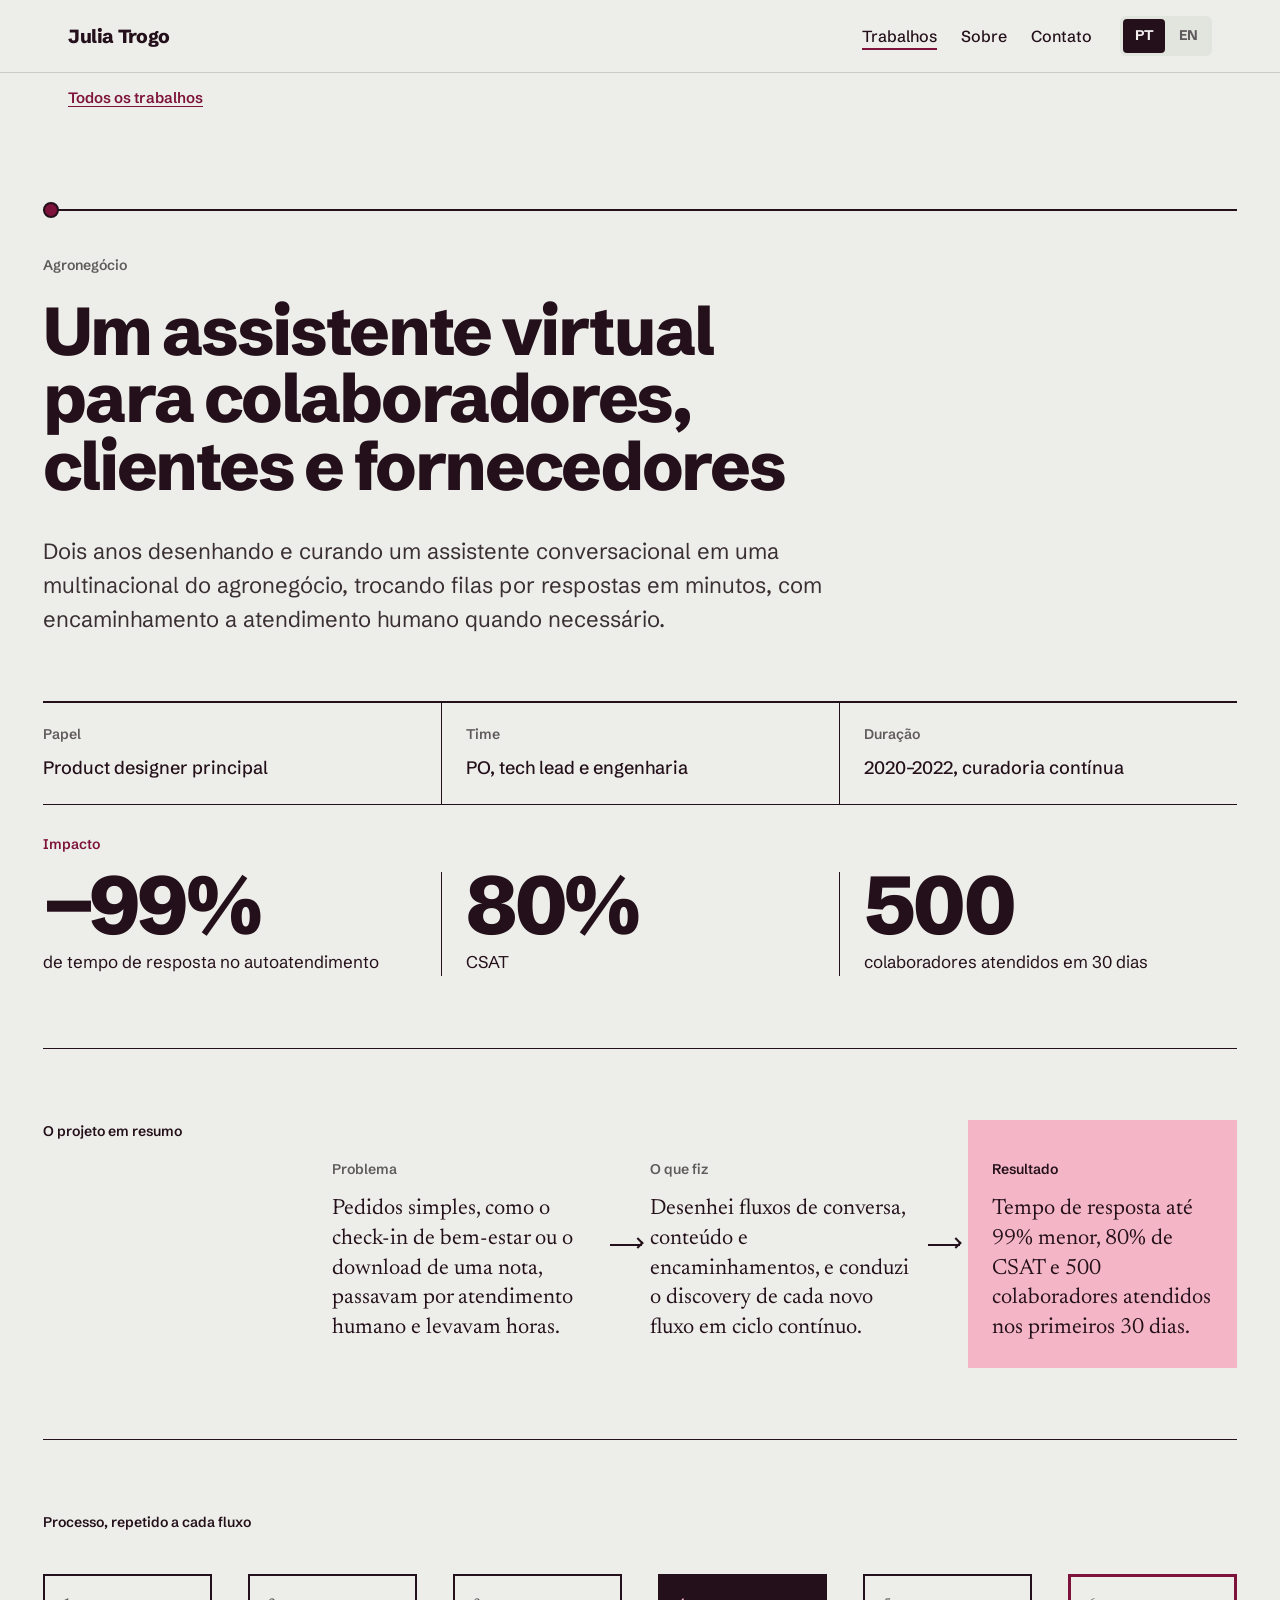
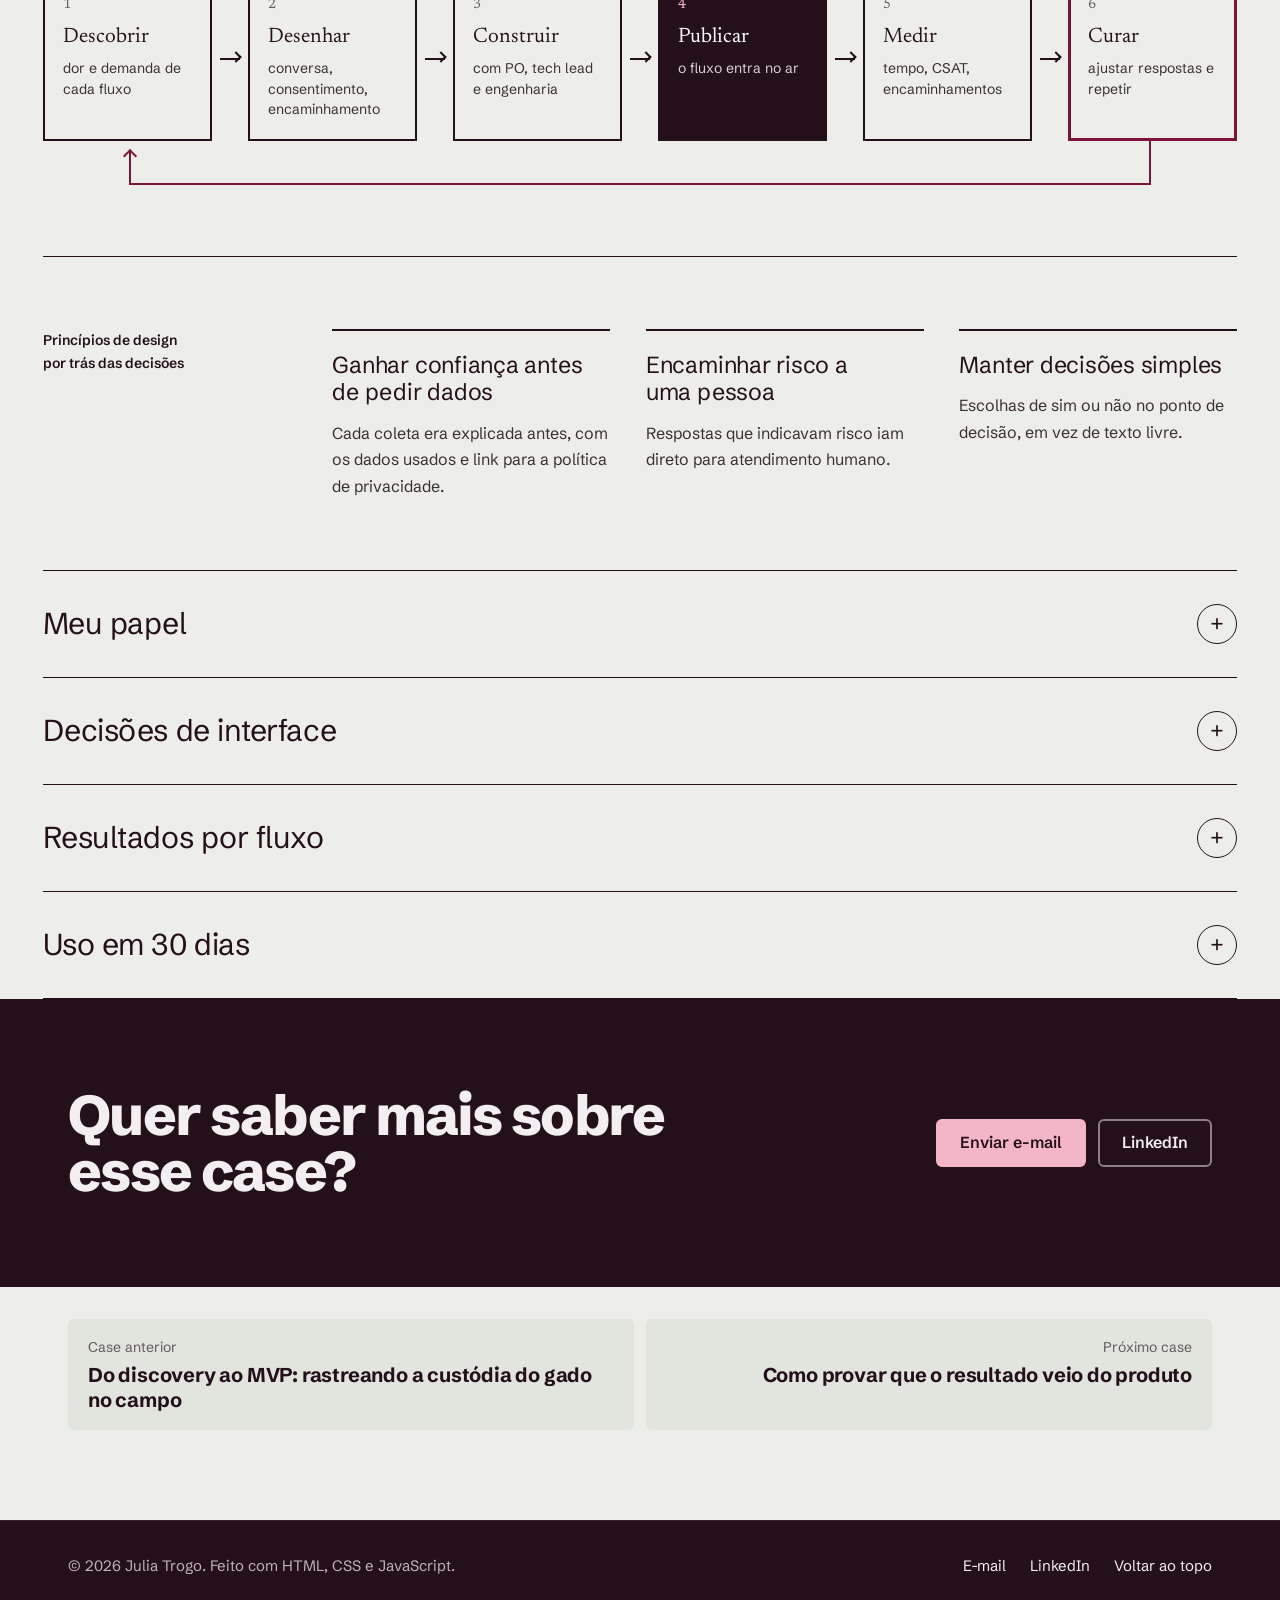
<file: cases/assistente-virtual-agro.html>
<!doctype html>
<html lang="pt-BR">
<head>
<meta charset="utf-8">
<meta name="viewport" content="width=device-width, initial-scale=1">
<title>Um assistente virtual para colaboradores, clientes e fornecedores | Julia Trogo</title>
<meta name="description" content="Dois anos desenhando e curando um assistente conversacional numa multinacional do agronegócio: tempo de resposta até 99% menor, 80% de CSAT e 500 colaboradores atendidos em 30 dias.">
<meta name="author" content="Julia Trogo">
<meta name="theme-color" content="#EDEEEA">
<link rel="canonical" href="https://julia-trogo.github.io/portfolio/cases/assistente-virtual-agro.html">
<meta property="og:type" content="article">
<meta property="og:locale" content="pt_BR">
<meta property="og:locale:alternate" content="en_US">
<meta property="og:site_name" content="Julia Trogo">
<meta property="og:title" content="Um assistente virtual para colaboradores, clientes e fornecedores | Julia Trogo">
<meta property="og:description" content="Dois anos desenhando e curando um assistente conversacional numa multinacional do agronegócio: tempo de resposta até 99% menor, 80% de CSAT e 500 colaboradores atendidos em 30 dias.">
<meta property="og:url" content="https://julia-trogo.github.io/portfolio/cases/assistente-virtual-agro.html">
<link rel="icon" href="../assets/img/favicon.svg" type="image/svg+xml">
<link rel="preconnect" href="https://fonts.googleapis.com">
<link rel="preconnect" href="https://fonts.gstatic.com" crossorigin>
<link rel="stylesheet" href="https://fonts.googleapis.com/css2?family=Newsreader:ital,opsz,wght@0,6..72,400;0,6..72,500;1,6..72,400&amp;family=Schibsted+Grotesk:wght@400;500;600;700;800&amp;display=swap">
<link rel="stylesheet" href="../assets/css/site.css">
<link rel="stylesheet" href="../assets/css/cases/assistente-virtual-agro.css">
<script>try{var q=new URLSearchParams(location.search).get('lang'),l=q||localStorage.getItem('jt-lang');if(l==='en'){document.documentElement.classList.add('l-en','i18n-wait');setTimeout(function(){document.documentElement.classList.remove('i18n-wait')},1500)}}catch(e){}</script>
<script src="../assets/js/main.js" defer></script>
</head>
<body id="topo">
<a class="skip" href="#conteudo">Pular para o conteúdo</a>
<header class="site-header">
  <div class="container header-inner">
    <a class="brand" href="../index.html" aria-label="Julia Trogo, página inicial">Julia Trogo</a>
    <nav class="site-nav" aria-label="Principal">
      <ul>
        <li><a href="../index.html#trabalhos" aria-current="page">Trabalhos</a></li>
        <li><a href="../index.html#sobre">Sobre</a></li>
        <li><a href="../index.html#contato">Contato</a></li>
      </ul>
    </nav>
    <div class="lang" role="group" aria-label="Idioma">
      <button type="button" data-lang="pt" aria-pressed="true" lang="pt-BR" title="Português">PT</button>
      <button type="button" data-lang="en" aria-pressed="false" lang="en" title="Inglês">EN</button>
    </div>
  </div>
</header>
<div class="case-bar">
  <div class="container">
    <a href="../index.html#trabalhos">Todos os trabalhos</a>
  </div>
</div>
<main id="conteudo" class="case-body" tabindex="-1">
<div id="case02-d" class="zf9c02a">
<article aria-labelledby="c2-title">
    <div class="wrap z261318">
      <div class="zf1c491" aria-hidden="true">
        <div class="z6a7bda"></div>
        <span class="dot z2d5ac3"></span>
      </div>
      <p class="lbl mut zf6f554"><span class="f z8b0d2b">03</span>Agronegócio</p>
      <h1 class="f zbf19be" id="c2-title">Um assistente virtual para colaboradores, clientes e fornecedores</h1>
      <p class="z9a71c2">Dois anos desenhando e curando um assistente conversacional em uma multinacional do agronegócio, trocando filas por respostas em minutos, com encaminhamento a atendimento humano quando necessário.</p>
    </div>

    <div class="wrap zdf094a">
      <dl class="z83db9b" aria-label="Em resumo">
        <div class="cols3 gl z86bc30">
          <div><dt class="lbl mut">Papel</dt><dd>Product designer principal</dd></div>
          <div><dt class="lbl mut">Time</dt><dd>PO, tech lead e engenharia</dd></div>
          <div><dt class="lbl mut">Duração</dt><dd>2020–2022, curadoria contínua</dd></div>
        </div>
        <div class="z068299">
          <dt class="lbl z5258d8">Impacto</dt>
          <dd class="cols3 imp zedddc4">
            <span><span class="big">−99%</span><span>de tempo de resposta no autoatendimento</span></span>
            <span><span class="big">80%</span><span>CSAT</span></span>
            <span><span class="big">500</span><span>colaboradores atendidos em 30 dias</span></span>
          </dd>
        </div>
      </dl>
    </div>

    <div class="wrap zdf094a">
      <section class="sec">
        <h2 class="lbl z23b0e3">O projeto em resumo</h2>
        <div class="ins">
          <div><h3 class="lbl mut">Problema</h3><p>Pedidos simples, como o check-in de bem-estar ou o download de uma nota, passavam por atendimento humano e levavam horas.</p></div>
          <div class="arr" aria-hidden="true"></div>
          <div><h3 class="lbl mut">O que fiz</h3><p>Desenhei fluxos de conversa, conteúdo e encaminhamentos, e conduzi o discovery de cada novo fluxo em ciclo contínuo.</p></div>
          <div class="arr" aria-hidden="true"></div>
          <div class="z80251e"><h3 class="lbl">Resultado</h3><p>Tempo de resposta até 99% menor, 80% de CSAT e 500 colaboradores atendidos nos primeiros 30 dias.</p></div>
        </div>
      </section>

      
      <section class="sec">
        <h2 class="lbl z23b0e3">Processo, repetido a cada fluxo</h2>
        <div class="zd08af5">
          <ol class="flow">
            <li class="card"><i>1</i><b>Descobrir</b><small>dor e demanda de cada fluxo</small></li>
            <li class="arr" aria-hidden="true"></li>
            <li class="card"><i>2</i><b>Desenhar</b><small>conversa, consentimento, encaminhamento</small></li>
            <li class="arr" aria-hidden="true"></li>
            <li class="card"><i>3</i><b>Construir</b><small>com PO, tech lead e engenharia</small></li>
            <li class="arr" aria-hidden="true"></li>
            <li class="card za4b468"><i class="z44d13b">4</i><b>Publicar</b><small class="zf1925a">o fluxo entra no ar</small></li>
            <li class="arr" aria-hidden="true"></li>
            <li class="card"><i>5</i><b>Medir</b><small>tempo, CSAT, encaminhamentos</small></li>
            <li class="arr" aria-hidden="true"></li>
            <li class="card za72df1"><i>6</i><b>Curar</b><small>ajustar respostas e repetir</small></li>
          </ol>
          <div class="zb615a4" aria-hidden="true">
            <div class="zfd37ef"></div>
            <div class="z2850ed"></div>
            <div class="zbe34b2"></div>
          </div>
        </div>
      </section>

      <section class="sec">
        <h2 class="lbl z23b0e3">Princípios de design por trás das decisões</h2>
        <div class="cols3 pr z2d821a">
          <div><p class="t">Ganhar confiança antes de pedir dados</p><p class="d">Cada coleta era explicada antes, com os dados usados e link para a política de privacidade.</p></div>
          <div><p class="t">Encaminhar risco a uma pessoa</p><p class="d">Respostas que indicavam risco iam direto para atendimento humano.</p></div>
          <div><p class="t">Manter decisões simples</p><p class="d">Escolhas de sim ou não no ponto de decisão, em vez de texto livre.</p></div>
        </div>
      </section>

      <div class="z86bc30">
        <details class="det">
          <summary><span>Meu papel</span><span class="tog" aria-hidden="true"></span></summary>
          <div class="body indent"><div></div>
            <p class="f z0e0436">Desenhei telas e fluxos de conversa, cuidei do conteúdo e das respostas, conduzi o discovery de cada fluxo e planejei a evolução com PO, tech lead e engenharia, em ciclo contínuo de descobrir, entregar e sustentar.</p>
          </div>
        </details>

        <details class="det">
          <summary><span>Decisões de interface</span><span class="tog" aria-hidden="true"></span></summary>
          <div class="body">
            <ul class="nl z3be0d7">
              <li><span>Consentimento antes da pergunta: cada coleta era explicada primeiro, porque dado sensível exige confiança.</span></li>
              <li class="z665fba"><span>Transparência sobre os dados: nome, matrícula e respostas informados, com link para a política de privacidade.</span></li>
              <li><span>Escolha simples entre sim e não no ponto de decisão, sem texto livre.</span></li>
              <li class="z665fba"><span>Respostas que indicavam risco iam automaticamente para atendimento humano.</span></li>
            </ul>
          </div>
        </details>

        <details class="det">
          <summary><span>Resultados por fluxo</span><span class="tog" aria-hidden="true"></span></summary>
          <div class="body">
            <div class="zcfcea1">
              <h3 class="lbl z23b0e3">Tempo de resolução, antes e depois (em escala)</h3>
              <p class="zf0479e" aria-hidden="true"><span class="z9234b5"><span class="zf90463"></span>antes</span><span class="z9234b5"><span class="z5482ab"></span>depois</span></p>
            </div>
            <div class="zf6f7b3" role="img" aria-label="Termômetro de bem-estar de 24h para 15 min; registro de casos de Covid-19 de 6h para 15 min; download de pedido e nota fiscal de 7h para 5 min">
              <div class="zf9fc39">
                <span class="f zed098f">Termômetro de bem-estar</span>
                <span class="z4f02b7">
                  <span class="zdbd1d6">24h</span>
                  <span class="z801191"><span class="z35cac3"></span><span class="z1d6053">15 min</span></span>
                </span>
              </div>
              <div class="zf9fc39">
                <span class="f zed098f">Cadastro de casos de Covid-19</span>
                <span class="z4f02b7">
                  <span class="z8e2039">6h</span>
                  <span class="z801191"><span class="z35cac3"></span><span class="z1d6053">15 min</span></span>
                </span>
              </div>
              <div class="zf9fc39">
                <span class="f zed098f">Download de pedidos e notas</span>
                <span class="z4f02b7">
                  <span class="z858482">7h</span>
                  <span class="z801191"><span class="zc2edcf"></span><span class="z1d6053">5 min</span></span>
                </span>
              </div>
            </div>

            <dl class="cols3 zf23de9">
              <div class="ze4dc47"><dt class="lbl mut">Termômetro de bem-estar</dt><dd class="z27013c"><span class="f zf9bba9">−99%</span><span class="za99d5e">24h → 15 min, 7.357 respostas em 5 meses, 271 casos de risco encaminhados a pessoas</span></dd></div>
              <div class="z344613"><dt class="lbl mut">Cadastro de casos de Covid-19</dt><dd class="z27013c"><span class="f zf9bba9">−96%</span><span class="za99d5e">6h → 15 min, priorização automática do grupo de risco</span></dd></div>
              <div class="z344613"><dt class="lbl mut">Autoatendimento de pedidos e notas</dt><dd class="z27013c"><span class="f zf9bba9">−99%</span><span class="za99d5e">7h → 5 min, 35% dos downloads mensais absorvidos, até 38,5h/mês de trabalho manual</span></dd></div>
            </dl>
          </div>
        </details>

        <details class="det">
          <summary><span>Uso em 30 dias</span><span class="tog" aria-hidden="true"></span></summary>
          <div class="body">
            <dl class="stats zec9a3e">
              <div><dt class="lbl mut">Eficácia das respostas automáticas</dt><dd>52%</dd></div>
              <div><dt class="lbl mut">Passadas a um humano</dt><dd>9%</dd></div>
              <div class="zccdded"><dt class="lbl">CSAT</dt><dd>80%</dd></div>
              <div><dt class="lbl mut">Colaboradores atendidos</dt><dd>500</dd></div>
              <div><dt class="lbl mut">Economia mensal estimada em escala plena</dt><dd>235h</dd></div>
            </dl>
          </div>
        </details>
      </div>
    </div>

    
    
  </article>
</div>
</main>
<section class="case-cta on-ink" aria-label="Contato">
  <div class="container">
    <p>Quer saber mais sobre esse case?</p>
    <div class="actions">
      <a class="btn" href="mailto:juliavtrogo@gmail.com">Enviar e-mail</a>
      <a class="btn btn--quiet" href="https://www.linkedin.com/in/juliatrogo" rel="noopener" target="_blank">LinkedIn</a>
    </div>
  </div>
</section>
<nav class="case-pager container" aria-label="Outros cases">
  <a class="prev" href="rastreabilidade-gado.html"><span class="dir">Case anterior</span><span class="t">Do discovery ao MVP: rastreando a custódia do gado no campo</span></a>
  <a class="next" href="metricas-experimentacao.html"><span class="dir">Próximo case</span><span class="t">Como provar que o resultado veio do produto</span></a>
</nav>
<footer class="site-footer">
  <div class="container">
    <p class="footer-note">© 2026 Julia Trogo. Feito com HTML, CSS e JavaScript.</p>
    <ul>
      <li><a href="mailto:juliavtrogo@gmail.com">E-mail</a></li>
      <li><a href="https://www.linkedin.com/in/juliatrogo" rel="me noopener" target="_blank">LinkedIn</a></li>
      <li><a href="#topo">Voltar ao topo</a></li>
    </ul>
  </div>
</footer>
</body>
</html>
</file>
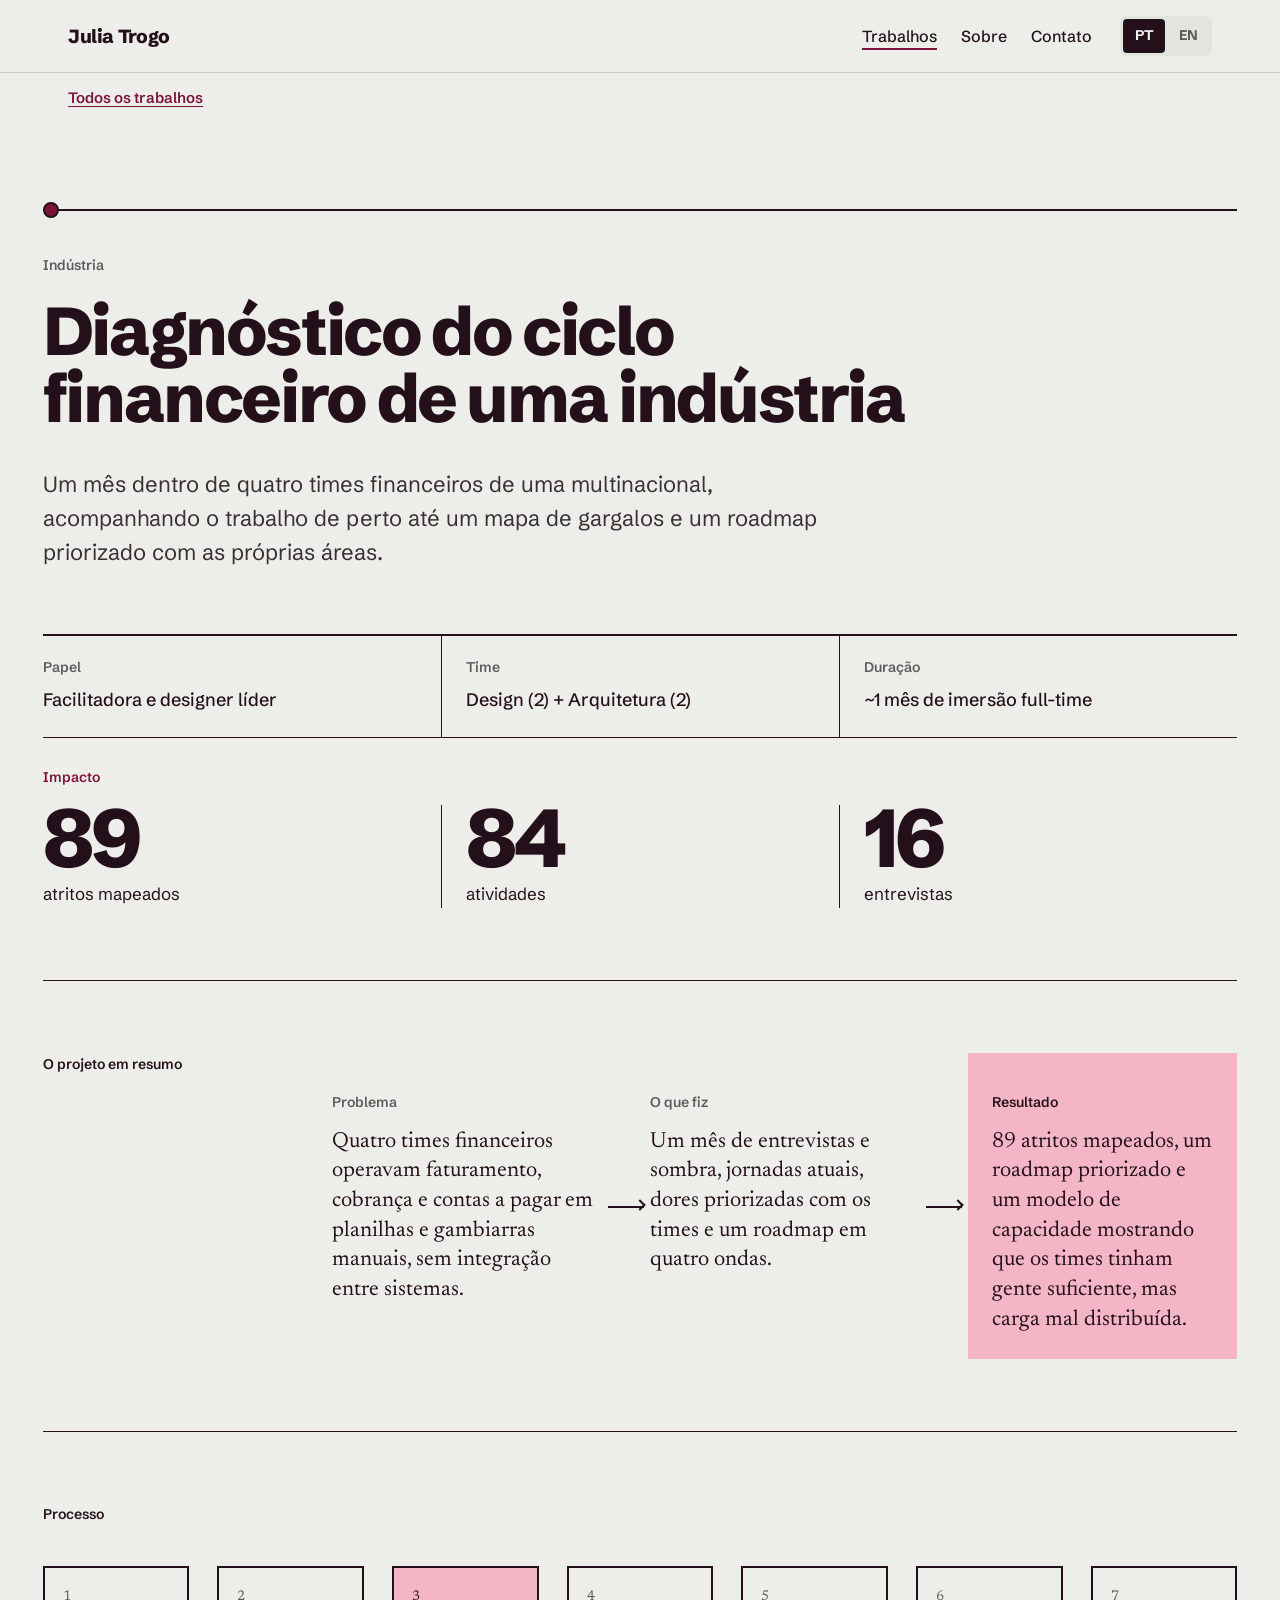
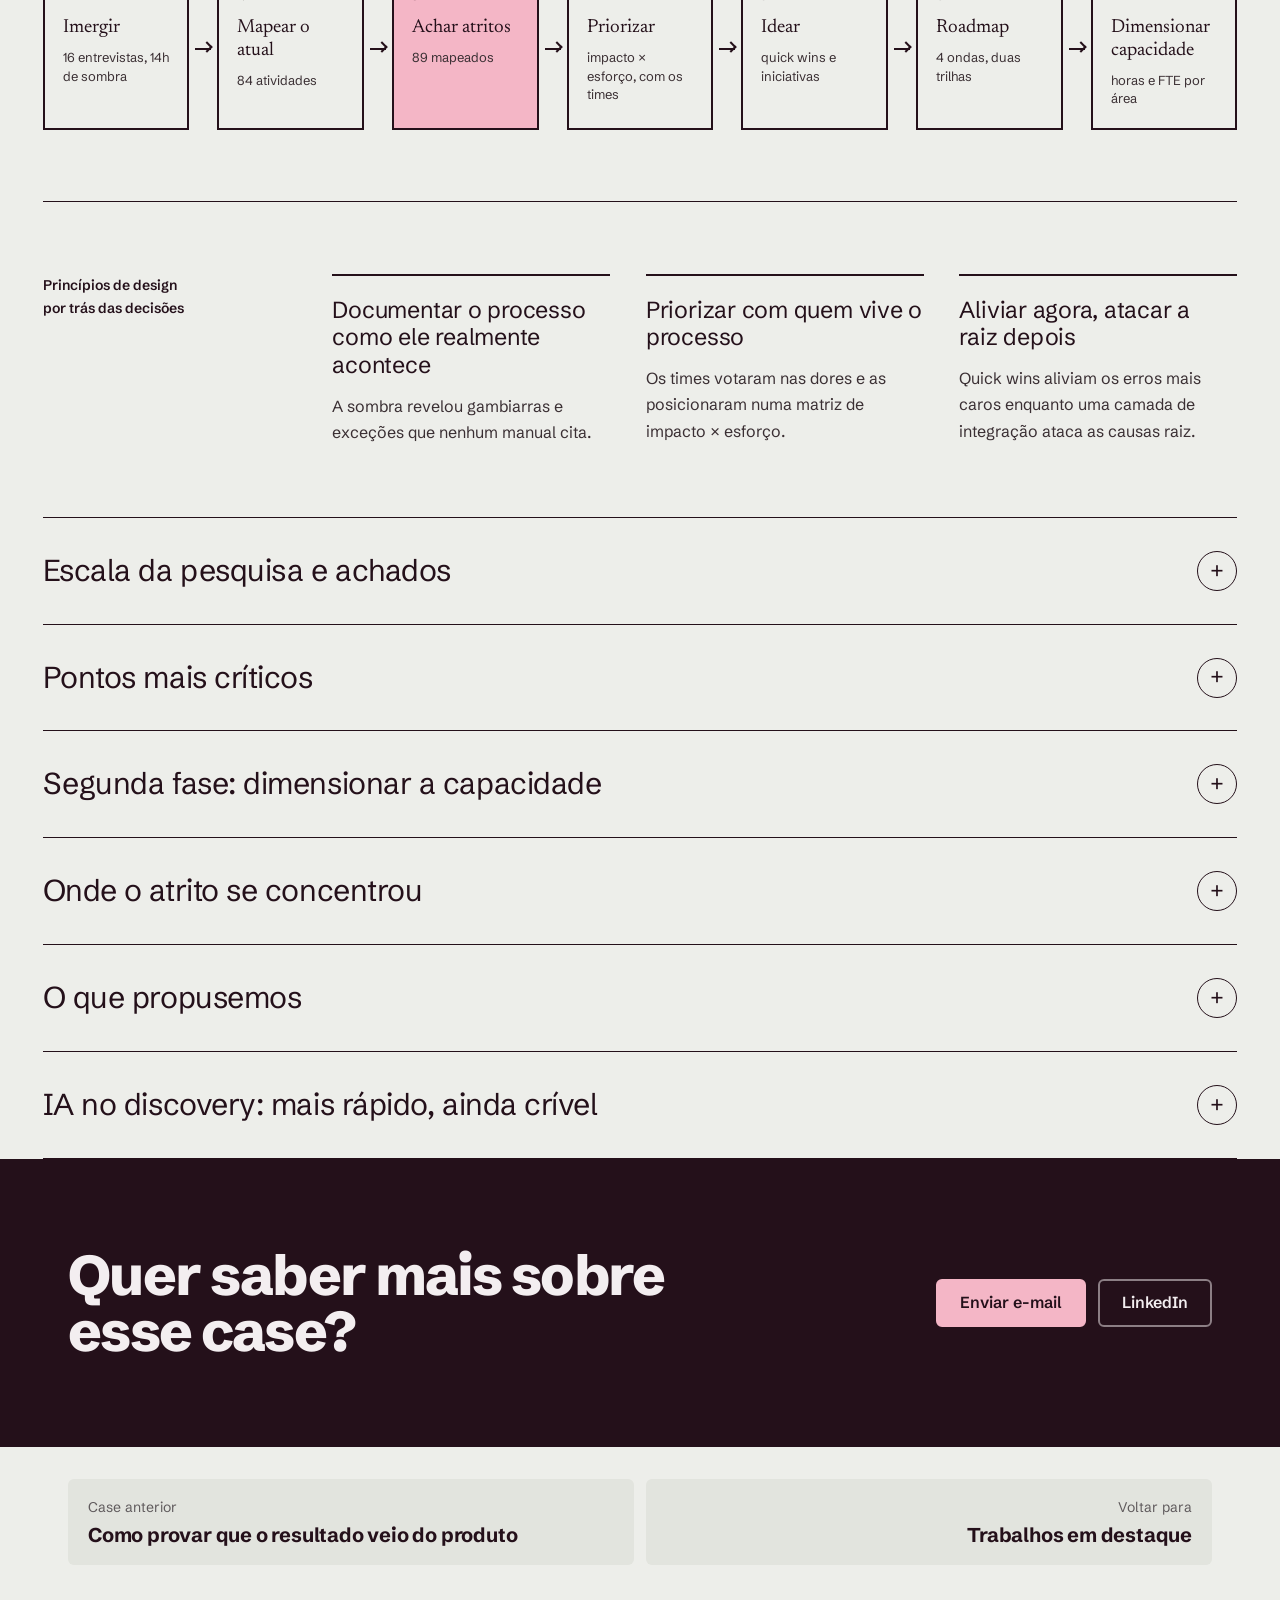
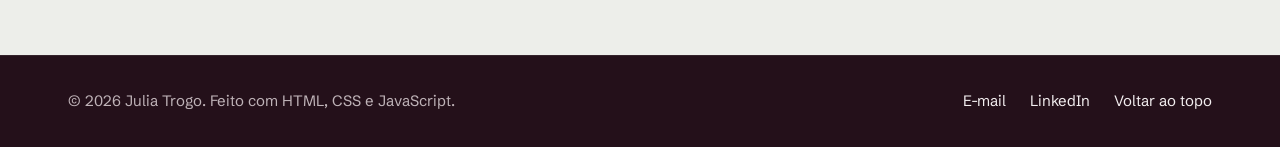
<file: cases/ciclo-financeiro-industria.html>
<!doctype html>
<html lang="pt-BR">
<head>
<meta charset="utf-8">
<meta name="viewport" content="width=device-width, initial-scale=1">
<title>Diagnóstico do ciclo financeiro de uma indústria | Julia Trogo</title>
<meta name="description" content="Um mês dentro de quatro times financeiros de uma multinacional: 89 atritos mapeados, 84 atividades, 16 entrevistas e um roadmap priorizado com as próprias áreas.">
<meta name="author" content="Julia Trogo">
<meta name="theme-color" content="#EDEEEA">
<link rel="canonical" href="https://julia-trogo.github.io/portfolio/cases/ciclo-financeiro-industria.html">
<meta property="og:type" content="article">
<meta property="og:locale" content="pt_BR">
<meta property="og:locale:alternate" content="en_US">
<meta property="og:site_name" content="Julia Trogo">
<meta property="og:title" content="Diagnóstico do ciclo financeiro de uma indústria | Julia Trogo">
<meta property="og:description" content="Um mês dentro de quatro times financeiros de uma multinacional: 89 atritos mapeados, 84 atividades, 16 entrevistas e um roadmap priorizado com as próprias áreas.">
<meta property="og:url" content="https://julia-trogo.github.io/portfolio/cases/ciclo-financeiro-industria.html">
<link rel="icon" href="../assets/img/favicon.svg" type="image/svg+xml">
<link rel="preconnect" href="https://fonts.googleapis.com">
<link rel="preconnect" href="https://fonts.gstatic.com" crossorigin>
<link rel="stylesheet" href="https://fonts.googleapis.com/css2?family=Newsreader:ital,opsz,wght@0,6..72,400;0,6..72,500;1,6..72,400&amp;family=Schibsted+Grotesk:wght@400;500;600;700;800&amp;display=swap">
<link rel="stylesheet" href="../assets/css/site.css">
<link rel="stylesheet" href="../assets/css/cases/ciclo-financeiro-industria.css">
<script>try{var q=new URLSearchParams(location.search).get('lang'),l=q||localStorage.getItem('jt-lang');if(l==='en'){document.documentElement.classList.add('l-en','i18n-wait');setTimeout(function(){document.documentElement.classList.remove('i18n-wait')},1500)}}catch(e){}</script>
<script src="../assets/js/main.js" defer></script>
</head>
<body id="topo">
<a class="skip" href="#conteudo">Pular para o conteúdo</a>
<header class="site-header">
  <div class="container header-inner">
    <a class="brand" href="../index.html" aria-label="Julia Trogo, página inicial">Julia Trogo</a>
    <nav class="site-nav" aria-label="Principal">
      <ul>
        <li><a href="../index.html#trabalhos" aria-current="page">Trabalhos</a></li>
        <li><a href="../index.html#sobre">Sobre</a></li>
        <li><a href="../index.html#contato">Contato</a></li>
      </ul>
    </nav>
    <div class="lang" role="group" aria-label="Idioma">
      <button type="button" data-lang="pt" aria-pressed="true" lang="pt-BR" title="Português">PT</button>
      <button type="button" data-lang="en" aria-pressed="false" lang="en" title="Inglês">EN</button>
    </div>
  </div>
</header>
<div class="case-bar">
  <div class="container">
    <a href="../index.html#trabalhos">Todos os trabalhos</a>
  </div>
</div>
<main id="conteudo" class="case-body" tabindex="-1">
<div id="case04-d" class="zf9c02a">
<article aria-labelledby="c4-title">
    <div class="wrap z261318">
      <div class="zf1c491" aria-hidden="true">
        <div class="z6a7bda"></div>
        <span class="dot z2d5ac3"></span>
      </div>
      <p class="lbl mut zf6f554"><span class="f z8b0d2b">05</span>Indústria</p>
      <h1 class="f zbf19be" id="c4-title">Diagnóstico do ciclo financeiro de uma indústria</h1>
      <p class="z9a71c2">Um mês dentro de quatro times financeiros de uma multinacional, acompanhando o trabalho de perto até um mapa de gargalos e um roadmap priorizado com as próprias áreas.</p>
    </div>

    <div class="wrap zdf094a">
      <dl class="z83db9b" aria-label="Em resumo">
        <div class="cols3 gl z86bc30">
          <div><dt class="lbl mut">Papel</dt><dd>Facilitadora e designer líder</dd></div>
          <div><dt class="lbl mut">Time</dt><dd>Design (2) + Arquitetura (2)</dd></div>
          <div><dt class="lbl mut">Duração</dt><dd>~1 mês de imersão full-time</dd></div>
        </div>
        <div class="z068299">
          <dt class="lbl z5258d8">Impacto</dt>
          <dd class="cols3 imp zedddc4">
            <span><span class="big">89</span><span>atritos mapeados</span></span>
            <span><span class="big">84</span><span>atividades</span></span>
            <span><span class="big">16</span><span>entrevistas</span></span>
          </dd>
        </div>
      </dl>
    </div>

    <div class="wrap zdf094a">
      <section class="sec">
        <h2 class="lbl z23b0e3">O projeto em resumo</h2>
        <div class="ins">
          <div><h3 class="lbl mut">Problema</h3><p>Quatro times financeiros operavam faturamento, cobrança e contas a pagar em planilhas e gambiarras manuais, sem integração entre sistemas.</p></div>
          <div class="arr" aria-hidden="true"></div>
          <div><h3 class="lbl mut">O que fiz</h3><p>Um mês de entrevistas e sombra, jornadas atuais, dores priorizadas com os times e um roadmap em quatro ondas.</p></div>
          <div class="arr" aria-hidden="true"></div>
          <div class="z80251e"><h3 class="lbl">Resultado</h3><p>89 atritos mapeados, um roadmap priorizado e um modelo de capacidade mostrando que os times tinham gente suficiente, mas carga mal distribuída.</p></div>
        </div>
      </section>

      <section class="sec z9585b2">
        <h2 class="lbl z23b0e3">Processo</h2>
        <ol class="flow zd08af5">
          <li class="card"><i>1</i><b>Imergir</b><small>16 entrevistas, 14h de sombra</small></li>
          <li class="arr" aria-hidden="true"></li>
          <li class="card"><i>2</i><b>Mapear o atual</b><small>84 atividades</small></li>
          <li class="arr" aria-hidden="true"></li>
          <li class="card z0391cf"><i class="z58a95d">3</i><b>Achar atritos</b><small>89 mapeados</small></li>
          <li class="arr" aria-hidden="true"></li>
          <li class="card"><i>4</i><b>Priorizar</b><small>impacto × esforço, com os times</small></li>
          <li class="arr" aria-hidden="true"></li>
          <li class="card"><i>5</i><b>Idear</b><small>quick wins e iniciativas</small></li>
          <li class="arr" aria-hidden="true"></li>
          <li class="card"><i>6</i><b>Roadmap</b><small>4 ondas, duas trilhas</small></li>
          <li class="arr" aria-hidden="true"></li>
          <li class="card"><i>7</i><b>Dimensionar capacidade</b><small>horas e FTE por área</small></li>
        </ol>
      </section>

      <section class="sec">
        <h2 class="lbl z23b0e3">Princípios de design por trás das decisões</h2>
        <div class="cols3 pr z2d821a">
          <div><p class="t">Documentar o processo como ele realmente acontece</p><p class="d">A sombra revelou gambiarras e exceções que nenhum manual cita.</p></div>
          <div><p class="t">Priorizar com quem vive o processo</p><p class="d">Os times votaram nas dores e as posicionaram numa matriz de impacto × esforço.</p></div>
          <div><p class="t">Aliviar agora, atacar a raiz depois</p><p class="d">Quick wins aliviam os erros mais caros enquanto uma camada de integração ataca as causas raiz.</p></div>
        </div>
      </section>

      <div class="z86bc30">
        <details class="det">
          <summary><span>Escala da pesquisa e achados</span><span class="tog" aria-hidden="true"></span></summary>
          <div class="body">
            <dl class="stats">
              <div><dt class="lbl mut">Pessoas entrevistadas</dt><dd>16</dd></div>
              <div><dt class="lbl mut">Horas de entrevista</dt><dd>12h</dd></div>
              <div><dt class="lbl mut">Horas de sombra</dt><dd>14h</dd></div>
              <div><dt class="lbl mut">Macro-etapas</dt><dd>16</dd></div>
              <div class="z703bf2"><dt class="lbl mut">Atividades</dt><dd>84</dd></div>
              <div class="zc448f5"><dt class="lbl">Atritos</dt><dd>89</dd></div>
              <div><dt class="lbl mut">Pessoas sustentando a operação</dt><dd>~45</dd></div>
            </dl>
            <ul class="cols3 zb85084">
              <li class="zfba1e2">Padrão 1: processo manual em planilha, sem padrão entre times.</li>
              <li class="zfba1e2">Padrão 2: conhecimento crítico em poucos analistas, ponto único de falha.</li>
              <li class="zfba1e2">Padrão 3: falta de integração entre ERP, régua de cobrança e portais bancários.</li>
            </ul>
          </div>
        </details>

        <details class="det">
          <summary><span>Pontos mais críticos</span><span class="tog" aria-hidden="true"></span></summary>
          <div class="body">
            <ul class="crit">
              <li><b>117 dias</b><span>em média para resolver uma pendência de cobrança.</span></li>
              <li><b>4–8h</b><span>de extração manual de código de barras em dias de pico; um erro custou R$ 50 mil em multas.</span></li>
              <li><b>5h30</b><span>de rotina diária de conciliação bancária.</span></li>
              <li class="ze37d44">
                <span class="z4f02b7" role="img" aria-label="7 minutos oficiais contra 21 minutos observados, em escala">
                  <span class="zbe0985"></span>
                  <span class="zb7a385"></span>
                </span>
                <span>Tempo oficial de atendimento <b class="z24c9a1">7 min</b> vs <b class="z04f5fc">21 min</b> observados.</span>
              </li>
            </ul>
          </div>
        </details>

        <details class="det">
          <summary><span>Segunda fase: dimensionar a capacidade</span><span class="tog" aria-hidden="true"></span></summary>
          <div class="body indent"><div></div>
            <p class="f zc5c4bc">Traduzi cada atividade mapeada em horas mensais e FTE por área: <strong class="za9a592">8.613h</strong> de carga mensal e <strong class="za9a592">57,8 FTE</strong> necessários. Cobrança e Contas a Pagar operavam no limite, enquanto Faturamento e o atendimento terceirizado tinham folga. <span class="zf59890">Os times tinham gente suficiente; a carga é que estava nos lugares errados.</span></p>
          </div>
        </details>

        <details class="det">
          <summary><span>Onde o atrito se concentrou</span><span class="tog" aria-hidden="true"></span></summary>
          <div class="body">
            <div class="indent zec1ed0"><div></div><p class="z872815">89 atritos em 16 macro-etapas. A etapa mais carregada de cada área, contra a média:</p></div>
            <div class="z3176d9" role="img" aria-label="Faturamento, tratamento e validação: 16. Cobrança, contato ativo: 10. Contas a pagar, pagamento a fornecedores nacionais: 7. Média por etapa: 6.">
              <div class="hb"><span class="f zb9c87c">Faturamento, tratamento e validação</span><span class="z56ae8a"><span class="z4a2e88"></span><b class="f z06ce30">16</b></span></div>
              <div class="hb"><span class="f zb9c87c">Cobrança, contato ativo</span><span class="z56ae8a"><span class="z940124"></span><b class="f z06ce30">10</b></span></div>
              <div class="hb"><span class="f zb9c87c">Contas a pagar, pagamento a fornecedores nacionais</span><span class="z56ae8a"><span class="zcfae32"></span><b class="f z06ce30">7</b></span></div>
              <div class="hb"><span class="f mut zb9c87c">Média por etapa</span><span class="z56ae8a"><span class="z90b1a1"></span><b class="f mut z06ce30">6</b></span></div>
            </div>
          </div>
        </details>

        <details class="det">
          <summary><span>O que propusemos</span><span class="tog" aria-hidden="true"></span></summary>
          <div class="body">
            <div class="indent"><div></div><p class="f z8660b9">Todas as soluções convergem para um portal de backoffice e uma camada de integração em torno do ERP, para que os módulos compartilhem dados, login e regras em vez de virarem mais sistemas isolados.</p></div>
            <h3 class="lbl z040cab">Quatro ondas, cada uma com trilha técnica e de negócio</h3>
            <div class="zb76fcf">
              <div class="z3f6e63" aria-hidden="true">
                <span class="lbl mut z7c575c">técnica</span>
                <span class="lbl mut z7c575c">negócio</span>
              </div>
              <ol class="z7c330c">
                <li class="z98d794"><span class="z43fcc4" aria-hidden="true"></span><span class="zdf6b7f" aria-hidden="true"></span><span class="f zceb65f">Onda 1</span><span class="zd5872f">fundação e quick wins de cobrança, 2–4 sprints</span></li>
                <li class="z98d794"><span class="z43fcc4" aria-hidden="true"></span><span class="zdf6b7f" aria-hidden="true"></span><span class="f zceb65f">Onda 2</span><span class="zd5872f">portal no ar e proteção do faturamento, 2–4 sprints</span></li>
                <li class="z1e74d2"><span class="z43fcc4" aria-hidden="true"></span><span class="zdf6b7f" aria-hidden="true"></span><span class="f zceb65f">Onda 3</span><span class="zd5872f">conciliação e RPA, 4–5 sprints</span></li>
                <li class="z2ecdff"><span class="z43fcc4" aria-hidden="true"></span><span class="zdf6b7f" aria-hidden="true"></span><span class="f zceb65f">Onda 4</span><span class="z03f91e">escala e canal digital, 3–4 sprints</span></li>
              </ol>
            </div>
            <p class="z4362c2">Metas das estimativas do discovery, não resultados medidos: por exemplo, o relatório de aprovação de pagamentos de 2–4 horas para 15–20 minutos, e o ciclo de faturamento de 5–7 dias para 2–3.</p>
          </div>
        </details>

        <details class="det">
          <summary><span>IA no discovery: mais rápido, ainda crível</span><span class="tog" aria-hidden="true"></span></summary>
          <div class="body">
            <div class="z651fcd">
              <p class="f z5800b5">16 entrevistas e 14 horas de sombra precisavam virar jornadas comparáveis. A IA acelerou a estruturação, e os fatos continuaram ancorados no que as pessoas disseram e fizeram.</p>
              <div class="zc27097">
                <p class="f z6d886e">−60%</p>
                <p class="z83f25e">tempo para consolidar achados e estudar hipóteses</p>
              </div>
            </div>
            <h3 class="lbl z2ade55">Fluxo de trabalho</h3>
            <ol class="flow">
              <li class="card"><i>1</i><b>Capturar</b><small>entrevistas e notas de sombra</small></li>
              <li class="arr" aria-hidden="true"></li>
              <li class="card zdc6708"><i class="z5258d8">2</i><b>IA estrutura</b><small>atividades, atores, sistemas, tempos</small></li>
              <li class="arr" aria-hidden="true"></li>
              <li class="card"><i>3</i><b>Conferência humana</b><small>com minhas notas e o que observei</small></li>
              <li class="arr" aria-hidden="true"></li>
              <li class="card"><i>4</i><b>Validar</b><small>cada área revisa sua jornada atual</small></li>
            </ol>
            <div class="cols3 ai3 z05f501">
              <div class="z928b72"><h4 class="lbl z1de9db">O que a IA fez</h4><ul><li>Organizou notas em atividades, atores, sistemas e tempos</li><li>Agrupou atritos em padrões e os contou</li><li>Rascunhou diagramas de jornada para revisão</li></ul></div>
              <div><h4 class="lbl zf415c8">O que continuou humano</h4><ul><li>Observar o trabalho e perguntar por quê</li><li>Separar tempo oficial de tempo observado (7 vs 21 minutos)</li><li>Priorizar com os times</li></ul></div>
              <div><h4 class="lbl zf415c8">O harness</h4><ul><li>Estrutura fixa de jornada: ID, tipo de tarefa, ator, sistema, tempo, atrito</li><li>Todo atrito rastreado a uma entrevista ou sessão de sombra</li><li>Premissas declaradas: uma pessoa por atividade, sem ajuste de senioridade</li></ul></div>
            </div>
            <p class="z084d4b">Consolidar os achados e estudar as hipóteses podia levar até 5 dias. Com IA levou 2, e usei o tempo liberado para incluir no cronograma mais acompanhamento de evidências com usuários e com o negócio. Todo número deste case remete a uma sessão ou a dados do próprio cliente.</p>
          </div>
        </details>
      </div>
    </div>

    
    
  </article>
</div>
</main>
<section class="case-cta on-ink" aria-label="Contato">
  <div class="container">
    <p>Quer saber mais sobre esse case?</p>
    <div class="actions">
      <a class="btn" href="mailto:juliavtrogo@gmail.com">Enviar e-mail</a>
      <a class="btn btn--quiet" href="https://www.linkedin.com/in/juliatrogo" rel="noopener" target="_blank">LinkedIn</a>
    </div>
  </div>
</section>
<nav class="case-pager container" aria-label="Outros cases">
  <a class="prev" href="metricas-experimentacao.html"><span class="dir">Case anterior</span><span class="t">Como provar que o resultado veio do produto</span></a>
  <a class="next" href="../index.html#trabalhos"><span class="dir">Voltar para</span><span class="t">Trabalhos em destaque</span></a>
</nav>
<footer class="site-footer">
  <div class="container">
    <p class="footer-note">© 2026 Julia Trogo. Feito com HTML, CSS e JavaScript.</p>
    <ul>
      <li><a href="mailto:juliavtrogo@gmail.com">E-mail</a></li>
      <li><a href="https://www.linkedin.com/in/juliatrogo" rel="me noopener" target="_blank">LinkedIn</a></li>
      <li><a href="#topo">Voltar ao topo</a></li>
    </ul>
  </div>
</footer>
</body>
</html>
</file>
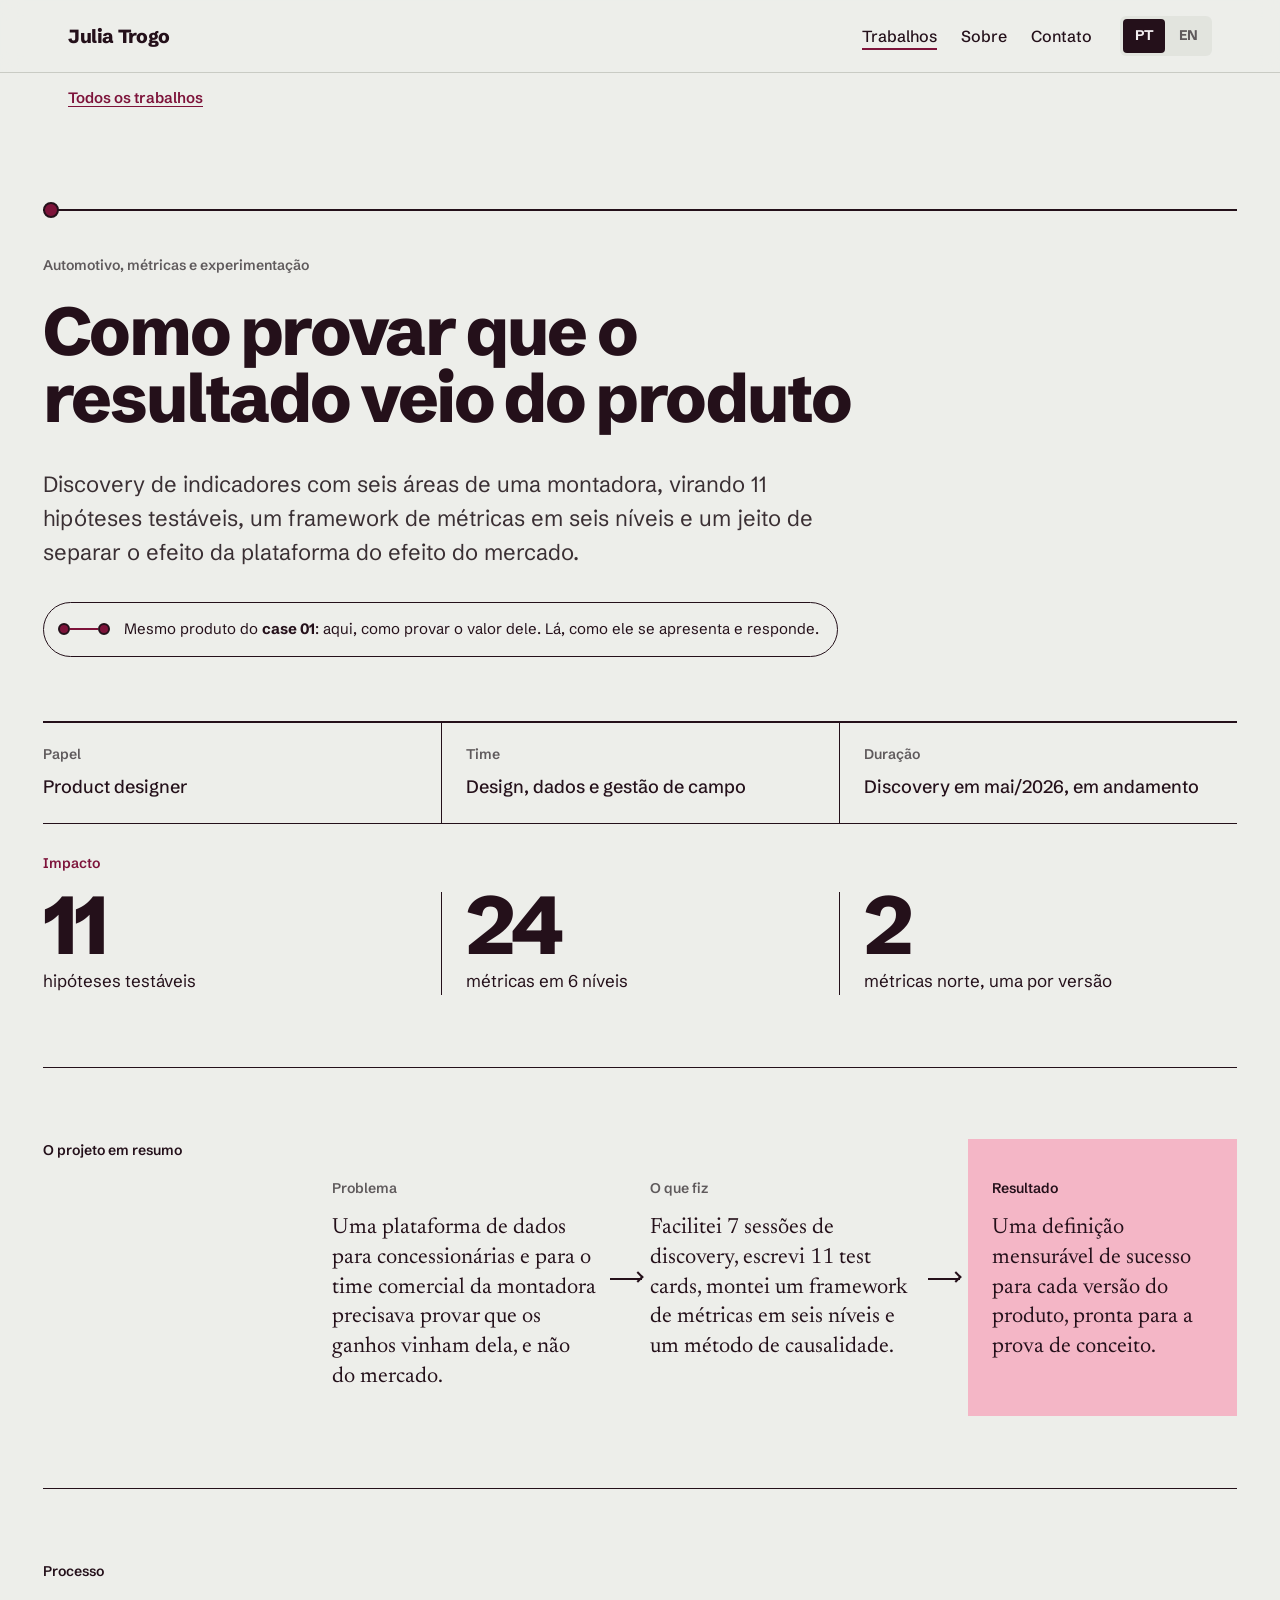
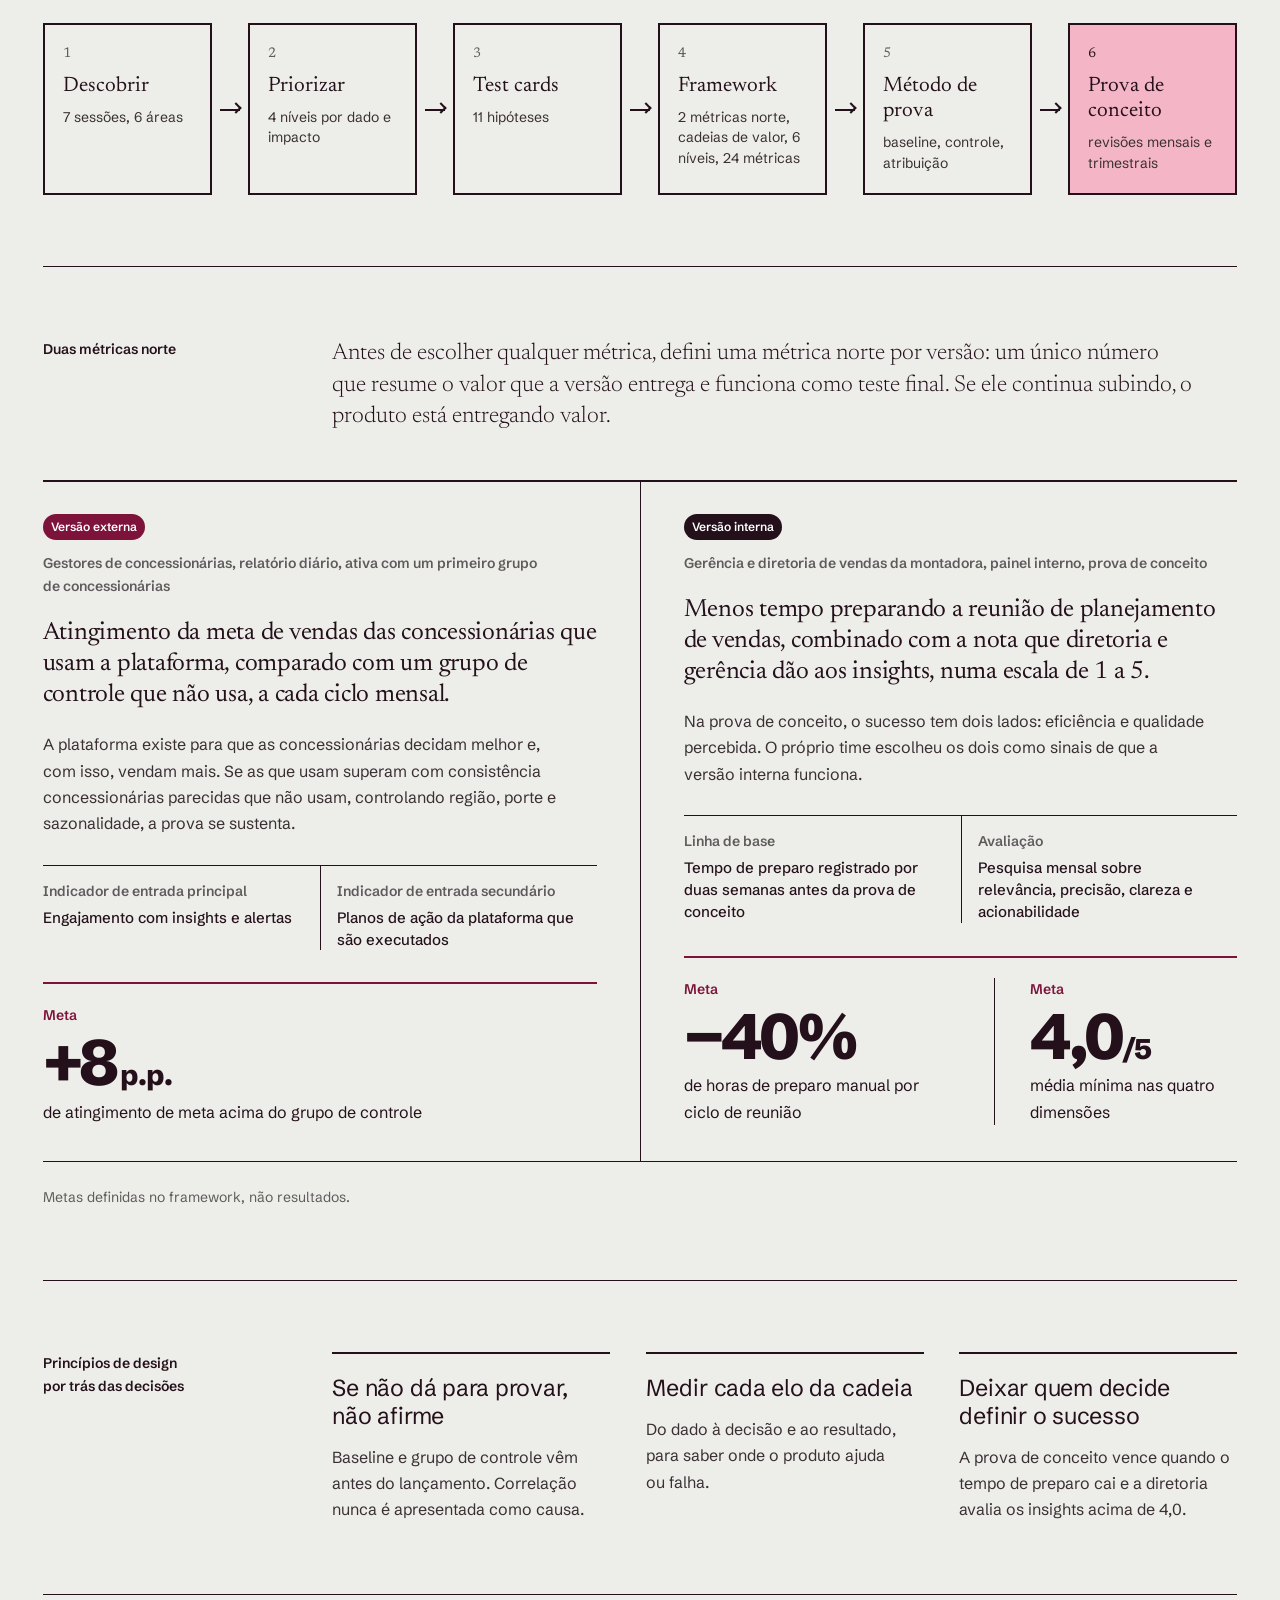
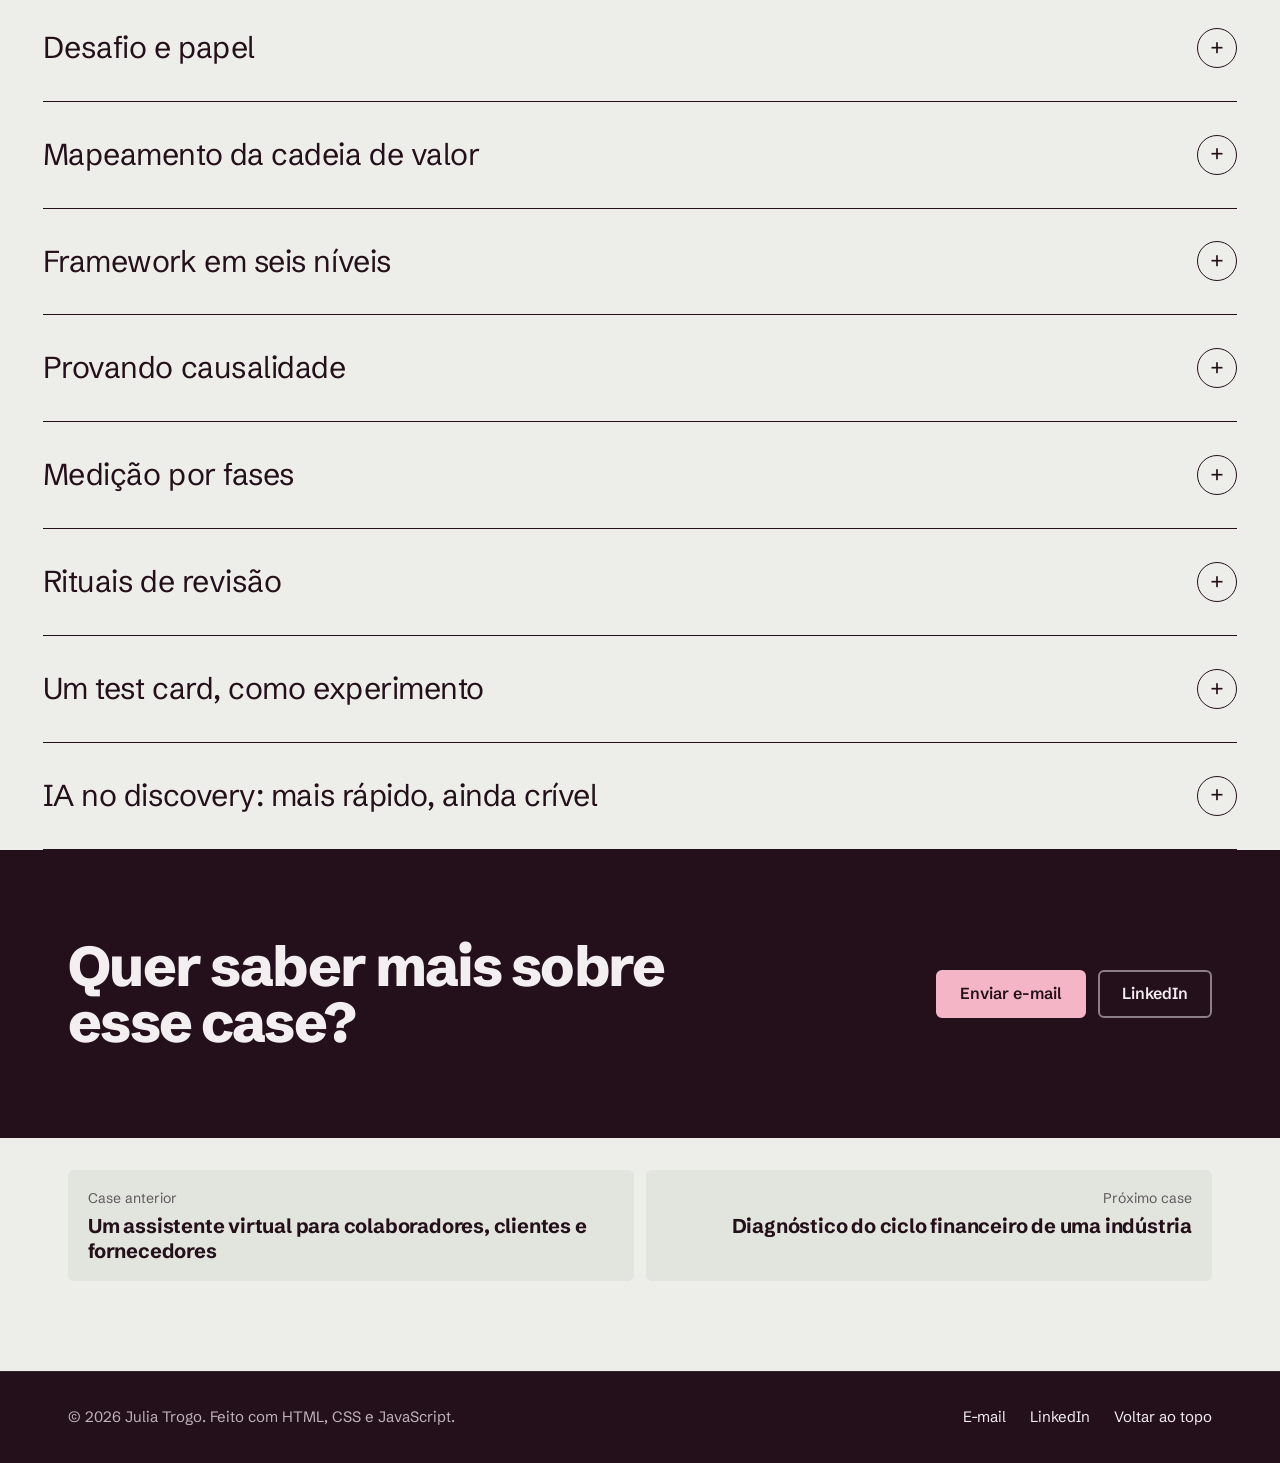
<file: cases/metricas-experimentacao.html>
<!doctype html>
<html lang="pt-BR">
<head>
<meta charset="utf-8">
<meta name="viewport" content="width=device-width, initial-scale=1">
<title>Como provar que o resultado veio do produto | Julia Trogo</title>
<meta name="description" content="Discovery de indicadores com seis áreas de uma montadora: 11 hipóteses testáveis, um framework de métricas em seis níveis e um método para separar o efeito da plataforma do efeito do mercado.">
<meta name="author" content="Julia Trogo">
<meta name="theme-color" content="#EDEEEA">
<link rel="canonical" href="https://julia-trogo.github.io/portfolio/cases/metricas-experimentacao.html">
<meta property="og:type" content="article">
<meta property="og:locale" content="pt_BR">
<meta property="og:locale:alternate" content="en_US">
<meta property="og:site_name" content="Julia Trogo">
<meta property="og:title" content="Como provar que o resultado veio do produto | Julia Trogo">
<meta property="og:description" content="Discovery de indicadores com seis áreas de uma montadora: 11 hipóteses testáveis, um framework de métricas em seis níveis e um método para separar o efeito da plataforma do efeito do mercado.">
<meta property="og:url" content="https://julia-trogo.github.io/portfolio/cases/metricas-experimentacao.html">
<link rel="icon" href="../assets/img/favicon.svg" type="image/svg+xml">
<link rel="preconnect" href="https://fonts.googleapis.com">
<link rel="preconnect" href="https://fonts.gstatic.com" crossorigin>
<link rel="stylesheet" href="https://fonts.googleapis.com/css2?family=Newsreader:ital,opsz,wght@0,6..72,400;0,6..72,500;1,6..72,400&amp;family=Schibsted+Grotesk:wght@400;500;600;700;800&amp;display=swap">
<link rel="stylesheet" href="../assets/css/site.css">
<link rel="stylesheet" href="../assets/css/cases/metricas-experimentacao.css">
<script>try{var q=new URLSearchParams(location.search).get('lang'),l=q||localStorage.getItem('jt-lang');if(l==='en'){document.documentElement.classList.add('l-en','i18n-wait');setTimeout(function(){document.documentElement.classList.remove('i18n-wait')},1500)}}catch(e){}</script>
<script src="../assets/js/main.js" defer></script>
</head>
<body id="topo">
<a class="skip" href="#conteudo">Pular para o conteúdo</a>
<header class="site-header">
  <div class="container header-inner">
    <a class="brand" href="../index.html" aria-label="Julia Trogo, página inicial">Julia Trogo</a>
    <nav class="site-nav" aria-label="Principal">
      <ul>
        <li><a href="../index.html#trabalhos" aria-current="page">Trabalhos</a></li>
        <li><a href="../index.html#sobre">Sobre</a></li>
        <li><a href="../index.html#contato">Contato</a></li>
      </ul>
    </nav>
    <div class="lang" role="group" aria-label="Idioma">
      <button type="button" data-lang="pt" aria-pressed="true" lang="pt-BR" title="Português">PT</button>
      <button type="button" data-lang="en" aria-pressed="false" lang="en" title="Inglês">EN</button>
    </div>
  </div>
</header>
<div class="case-bar">
  <div class="container">
    <a href="../index.html#trabalhos">Todos os trabalhos</a>
  </div>
</div>
<main id="conteudo" class="case-body" tabindex="-1">
<div id="case03-d" class="zf9c02a">
<article aria-labelledby="c3-title">
    <div class="wrap z261318">
      <div class="zf1c491" aria-hidden="true">
        <div class="z6a7bda"></div>
        <span class="dot z2f40fe"></span>
      </div>
      <p class="lbl mut zf6f554"><span class="f z8b0d2b">04</span>Automotivo, métricas e experimentação</p>
      <h1 class="f zbf19be" id="c3-title">Como provar que o resultado veio do produto</h1>
      <p class="z9a71c2">Discovery de indicadores com seis áreas de uma montadora, virando 11 hipóteses testáveis, um framework de métricas em seis níveis e um jeito de separar o efeito da plataforma do efeito do mercado.</p>
      <a class="z6646cb" href="assistente-ia-automotivo.html">
        <span class="zc0badf" aria-hidden="true"><span class="dot z141a90"></span><span class="z345009"></span><span class="dot z141a90"></span></span>
        <span class="z2caaa5">Mesmo produto do <b>case 01</b>: aqui, como provar o valor dele. Lá, como ele se apresenta e responde.</span>
       
      </a>
    </div>

    <div class="wrap zdf094a">
      <dl class="z83db9b" aria-label="Em resumo">
        <div class="cols3 gl z86bc30">
          <div><dt class="lbl mut">Papel</dt><dd>Product designer</dd></div>
          <div><dt class="lbl mut">Time</dt><dd>Design, dados e gestão de campo</dd></div>
          <div><dt class="lbl mut">Duração</dt><dd>Discovery em mai/2026, em andamento</dd></div>
        </div>
        <div class="z068299">
          <dt class="lbl z1a53fd">Impacto</dt>
          <dd class="cols3 imp zedddc4">
            <span><span class="big">11</span><span>hipóteses testáveis</span></span>
            <span><span class="big">24</span><span>métricas em 6 níveis</span></span>
            <span><span class="big">2</span><span>métricas norte, uma por versão</span></span>
          </dd>
        </div>
      </dl>
    </div>

    <div class="wrap zdf094a">
      <section class="sec">
        <h2 class="lbl z23b0e3">O projeto em resumo</h2>
        <div class="ins">
          <div><h3 class="lbl mut">Problema</h3><p>Uma plataforma de dados para concessionárias e para o time comercial da montadora precisava provar que os ganhos vinham dela, e não do mercado.</p></div>
          <div class="arr" aria-hidden="true"></div>
          <div><h3 class="lbl mut">O que fiz</h3><p>Facilitei 7 sessões de discovery, escrevi 11 test cards, montei um framework de métricas em seis níveis e um método de causalidade.</p></div>
          <div class="arr" aria-hidden="true"></div>
          <div class="z80251e"><h3 class="lbl">Resultado</h3><p>Uma definição mensurável de sucesso para cada versão do produto, pronta para a prova de conceito.</p></div>
        </div>
      </section>

      <section class="sec">
        <h2 class="lbl z23b0e3">Processo</h2>
        <ol class="flow zd08af5">
          <li class="card"><i>1</i><b>Descobrir</b><small>7 sessões, 6 áreas</small></li>
          <li class="arr" aria-hidden="true"></li>
          <li class="card"><i>2</i><b>Priorizar</b><small>4 níveis por dado e impacto</small></li>
          <li class="arr" aria-hidden="true"></li>
          <li class="card"><i>3</i><b>Test cards</b><small>11 hipóteses</small></li>
          <li class="arr" aria-hidden="true"></li>
          <li class="card"><i>4</i><b>Framework</b><small>2 métricas norte, cadeias de valor, 6 níveis, 24 métricas</small></li>
          <li class="arr" aria-hidden="true"></li>
          <li class="card"><i>5</i><b>Método de prova</b><small>baseline, controle, atribuição</small></li>
          <li class="arr" aria-hidden="true"></li>
          <li class="card z0391cf"><i class="z58a95d">6</i><b>Prova de conceito</b><small>revisões mensais e trimestrais</small></li>
        </ol>
      </section>

      
      <section class="sec">
        <h2 class="lbl z23b0e3">Duas métricas norte</h2>
        <p class="f z0e0436">Antes de escolher qualquer métrica, defini uma métrica norte por versão: um único número que resume o valor que a versão entrega e funciona como teste final. Se ele continua subindo, o produto está entregando valor.</p>
        <div class="ns z082133">
          <div>
            <p class="z8a3944"><span class="tag z19a3a5">Versão externa</span><span class="lbl mut">Gestores de concessionárias, relatório diário, ativa com um primeiro grupo de concessionárias</span></p>
            <p class="f z9a73a3">Atingimento da meta de vendas das concessionárias que usam a plataforma, comparado com um grupo de controle que não usa, a cada ciclo mensal.</p>
            <p class="z2bfe76">A plataforma existe para que as concessionárias decidam melhor e, com isso, vendam mais. Se as que usam superam com consistência concessionárias parecidas que não usam, controlando região, porte e sazonalidade, a prova se sustenta.</p>
            <dl class="nsI">
              <div><dt class="lbl mut">Indicador de entrada principal</dt><dd>Engajamento com insights e alertas</dd></div>
              <div><dt class="lbl mut">Indicador de entrada secundário</dt><dd>Planos de ação da plataforma que são executados</dd></div>
            </dl>
            <div class="nsT">
              <div><h4 class="lbl zd17a46">Meta</h4><p class="big z82885e">+8<span class="zf2d37d"> p.p.</span></p><p class="ze9d918">de atingimento de meta acima do grupo de controle</p></div>
            </div>
          </div>
          <div>
            <p class="z8a3944"><span class="tag">Versão interna</span><span class="lbl mut">Gerência e diretoria de vendas da montadora, painel interno, prova de conceito</span></p>
            <p class="f z9a73a3">Menos tempo preparando a reunião de planejamento de vendas, combinado com a nota que diretoria e gerência dão aos insights, numa escala de 1 a 5.</p>
            <p class="z2bfe76">Na prova de conceito, o sucesso tem dois lados: eficiência e qualidade percebida. O próprio time escolheu os dois como sinais de que a versão interna funciona.</p>
            <dl class="nsI">
              <div><dt class="lbl mut">Linha de base</dt><dd>Tempo de preparo registrado por duas semanas antes da prova de conceito</dd></div>
              <div><dt class="lbl mut">Avaliação</dt><dd>Pesquisa mensal sobre relevância, precisão, clareza e acionabilidade</dd></div>
            </dl>
            <div class="nsT">
              <div><h4 class="lbl zd17a46">Meta</h4><p class="big z82885e">−40%</p><p class="ze9d918">de horas de preparo manual por ciclo de reunião</p></div>
              <div class="zcfc02f"><h4 class="lbl zd17a46">Meta</h4><p class="big z82885e">4,0<span class="zf2d37d">/5</span></p><p class="ze9d918">média mínima nas quatro dimensões</p></div>
            </div>
          </div>
        </div>
        <p class="mut z53a643">Metas definidas no framework, não resultados.</p>
      </section>

      <section class="sec">
        <h2 class="lbl z23b0e3">Princípios de design por trás das decisões</h2>
        <div class="cols3 pr z2d821a">
          <div><p class="t">Se não dá para provar, não afirme</p><p class="d">Baseline e grupo de controle vêm antes do lançamento. Correlação nunca é apresentada como causa.</p></div>
          <div><p class="t">Medir cada elo da cadeia</p><p class="d">Do dado à decisão e ao resultado, para saber onde o produto ajuda ou falha.</p></div>
          <div><p class="t">Deixar quem decide definir o sucesso</p><p class="d">A prova de conceito vence quando o tempo de preparo cai e a diretoria avalia os insights acima de 4,0.</p></div>
        </div>
      </section>

      <div class="z86bc30">
        <details class="det">
          <summary><span>Desafio e papel</span><span class="tog" aria-hidden="true"></span></summary>
          <div class="body indent"><div></div>
            <p class="f z3b876f">A plataforma transformava dados do data lake em insights, alertas e planos de ação para concessionárias e time comercial. Sem métricas e prova, qualquer melhora poderia ser creditada a mercado, campanha ou sazonalidade. Defini também a métrica norte de cada versão.</p>
            <div class="z4623d4">
              <p class="z872815">Além de desenhar o framework, fui responsável pelo lado de produto da medição. Engenharia e dados cuidavam da telemetria e da análise comercial, e a liderança do cliente, da decisão de escalar.</p>
              <div class="own">
                <div><h4 class="lbl ze2aa9f">Fui responsável por</h4><ul><li>Coletar e manter as métricas de produto, níveis N0 a N2</li><li>A pesquisa de avaliação dos insights com diretoria e gerência</li><li>O check-in semanal da prova de conceito e o registro do tempo de preparo</li><li>A revisão mensal de métricas, junto com dados</li></ul></div>
                <div><h4 class="lbl zbb2926">Apoiei</h4><ul><li>Logs e telemetria, sob responsabilidade da engenharia</li><li>A análise de resultado comercial (N4), sob responsabilidade de dados</li><li>O processo para registrar a origem de cada contato com as concessionárias</li><li>A proposta de escala para a liderança do cliente</li></ul></div>
              </div>
            </div>
          </div>
        </details>

        <details class="det">
          <summary><span>Mapeamento da cadeia de valor</span><span class="tog" aria-hidden="true"></span></summary>
          <div class="body">
            <div class="indent prose"><div></div><div><p>A cadeia de valor mostra como a plataforma transforma dado bruto em resultado de negócio. Medir só o último elo (vendas) impede saber onde o produto falha ou acerta: são os elos do meio que permitem diagnóstico e melhoria contínua. Mapeei uma cadeia por versão e liguei cada elo a um nível de métricas.</p></div></div>

            <h3 class="lbl z0bc61c"><span class="tag z19a3a5">Externa</span>Concessionárias: do dado ao emplacamento</h3>
            <ol class="flow chain">
              <li class="card z8fe038"><b>Dado bruto</b><small>data lake</small><span class="tg o">disponibilidade</span></li>
              <li class="arr" aria-hidden="true"></li>
              <li class="card z8fe038"><b>Consolidação automática</b><small>sem montagem manual</small><span class="tg o">cobertura</span></li>
              <li class="arr" aria-hidden="true"></li>
              <li class="card"><b>Insight estratégico</b><small>análise diária com contexto</small><span class="tg">N0 e N1</span></li>
              <li class="arr" aria-hidden="true"></li>
              <li class="card"><b>Alerta e plano de ação</b><small>o que fazer e por quê</small><span class="tg">N1 e N2</span></li>
              <li class="arr" aria-hidden="true"></li>
              <li class="card"><b>Decisão informada</b><small>o gestor age com contexto</small><span class="tg">N2 e N3</span></li>
              <li class="arr" aria-hidden="true"></li>
              <li class="card"><b>Ação comercial</b><small>campanha, desconto, estoque</small><span class="tg">N3 e N4</span></li>
              <li class="arr" aria-hidden="true"></li>
              <li class="card z0391cf"><b>Resultado</b><small>emplacamento, recompra, share</small><span class="tg">N4 e N5</span></li>
            </ol>

            <h3 class="lbl z7f8712"><span class="tag">Interna</span>Time de vendas da montadora: do dado à rede</h3>
            <ol class="flow chain">
              <li class="card z8fe038"><b>Dado bruto</b><small>data lake</small></li>
              <li class="arr" aria-hidden="true"></li>
              <li class="card"><b>Resumo executivo</b><small>painel consolidado automático</small></li>
              <li class="arr" aria-hidden="true"></li>
              <li class="card"><b>Insights e chat com IA</b><small>análise conversacional</small></li>
              <li class="arr" aria-hidden="true"></li>
              <li class="card"><b>Plano de ação e forecast</b><small>próximos passos estruturados</small></li>
              <li class="arr" aria-hidden="true"></li>
              <li class="card"><b>Reunião preparada</b><small>mais análise, menos montagem</small></li>
              <li class="arr" aria-hidden="true"></li>
              <li class="card"><b>Ação sobre a rede</b><small>concessionárias críticas abordadas de forma proativa</small></li>
              <li class="arr" aria-hidden="true"></li>
              <li class="card z0391cf"><b>Resultado comercial</b><small>meta de vendas da montadora atingida</small></li>
            </ol>

            <h3 class="lbl zffbdb1">Matriz de valor e resultado</h3>
            <p class="z0e20b4">As cinco capacidades centrais da plataforma cruzadas com quatro dimensões de resultado: que valor cada uma entrega e qual métrica acompanha esse valor. Virou a base para apresentar o produto ao cliente.</p>
            <div class="mx" role="table" aria-label="Matriz de valor e resultado">
              <div class="h" role="columnheader"><small>Capacidade</small></div>
              <div class="h" role="columnheader"><b>Eficiência operacional</b><small>o que economiza</small></div>
              <div class="h" role="columnheader"><b>Qualidade decisória</b><small>o que melhora nas decisões</small></div>
              <div class="h" role="columnheader"><b>Resultado comercial</b><small>o que gera de negócio</small></div>
              <div class="h" role="columnheader"><b>Impacto estratégico</b><small>o que soma no longo prazo</small></div>

              <div class="c" role="rowheader"><b>Consolidação de dados</b><small>do data lake ao insight, sem trabalho manual</small></div>
              <div role="cell"><b>Menos tempo preparando reuniões</b><small>Horas por semana montando relatórios, antes e depois</small></div>
              <div role="cell"><b>Dados atualizados sem precisar pedir</b><small>Acesso autônomo vs. pedidos de relatório ao time de BI</small></div>
              <div role="cell"><b>Análise contínua no lugar das revisões semanais e mensais</b><small>Alertas lidos antes de a situação ficar crítica</small></div>
              <div role="cell"><b>Uma visão da rede inteira</b><small>Parcela dos indicadores com dados diários e atualizados</small></div>

              <div class="c" role="rowheader"><b>Insights automáticos</b><small>análise que mostra o que está acontecendo</small></div>
              <div role="cell"><b>Fim da análise manual e subjetiva</b><small>Horas semanais gastas montando análises para a reunião</small></div>
              <div role="cell"><b>Insights bem avaliados pela gestão</b><small>Nota média de 1 a 5 em relevância, precisão, clareza e acionabilidade</small></div>
              <div role="cell"><b>Mais insights virando ação</b><small>Parcela dos insights lidos que gerou pelo menos uma ação registrada</small></div>
              <div role="cell"><b>Gestão proativa da rede</b><small>Parcela dos contatos com concessionárias iniciados a partir de um insight</small></div>

              <div class="c" role="rowheader"><b>Alertas com planos de ação</b><small>um próximo passo estruturado</small></div>
              <div role="cell"><b>Resposta mais rápida a casos críticos</b><small>Horas entre o alerta e a primeira ação documentada</small></div>
              <div role="cell"><b>Decisões guiadas por dados, não por intuição</b><small>Parcela dos planos de ação disparados por um alerta</small></div>
              <div role="cell"><b>Concessionárias críticas abordadas antes do fechamento do mês</b><small>Concessionárias abaixo de 80% da meta com plano nos 10 primeiros dias úteis</small></div>
              <div role="cell"><b>Menos perda de share em regiões críticas</b><small>Share onde houve alerta vs. regiões sem cobertura</small></div>

              <div class="c" role="rowheader"><b>Painel e chat com IA</b><small>intuitivo e conversacional</small></div>
              <div role="cell"><b>Autoatendimento reduz a dependência de TI</b><small>Menos pedidos ao time de BI e dados</small></div>
              <div role="cell"><b>Gestores consultam dados complexos sozinhos</b><small>Uso semanal do chat por usuário ativo, mais NPS</small></div>
              <div role="cell"><b>Mais engajamento, mais ação guiada por dados</b><small>Usuários ativos semanais sobre usuários cadastrados</small></div>
              <div role="cell"><b>Capacidade analítica na escala da rede</b><small>Parcela das concessionárias e usuários internos com acesso ativo</small></div>

              <div class="c" role="rowheader"><b>Benchmark competitivo</b><small>contexto de mercado para cada decisão</small></div>
              <div role="cell"><b>Contexto de mercado sem busca manual</b><small>Horas por mês buscando dados de concorrentes fora da plataforma</small></div>
              <div role="cell"><b>Decisões apoiadas em dados de mercado</b><small>Parcela dos planos que citam benchmark ou market share</small></div>
              <div role="cell"><b>Ação sobre modelos apontados como oportunidade</b><small>Emplacamentos dos modelos apontados, mês a mês</small></div>
              <div role="cell"><b>Posição competitiva protegida</b><small>Market share trimestral nas regiões monitoradas</small></div>
            </div>
          </div>
        </details>

        <details class="det">
          <summary><span>Framework em seis níveis</span><span class="tog" aria-hidden="true"></span></summary>
          <div class="body">
            <div class="indent prose"><div></div><p>Medir só o resultado final (vendas) esconderia onde o produto ajuda ou falha. Por isso cada elo da cadeia de valor tem seu próprio nível de métricas.</p></div>

            <h3 class="lbl ze8f316">Os seis níveis</h3>
            <ol class="zfe6735">
              <li class="lv z5d095b"><b>N0</b><span>Adoção</span><em>Está sendo usado?</em></li>
              <li class="lv zc34b22"><b>N1</b><span>Qualidade e confiança</span><em>Os insights são bons?</em></li>
              <li class="lv z0586a2"><b>N2</b><span>Eficiência</span><em>Economiza tempo?</em></li>
              <li class="lv zee97cf"><b>N3</b><span>Comportamento</span><em>As decisões mudam?</em></li>
              <li class="lv zd0b244"><b>N4</b><span>Resultado comercial</span><em>Move as vendas?</em></li>
              <li class="lv z86a35c"><b class="z44d13b">N5</b><span>Impacto estratégico</span><em class="zf1925a">Serve à estratégia?</em></li>
            </ol>
          </div>
        </details>

        <details class="det">
          <summary><span>Provando causalidade</span><span class="tog" aria-hidden="true"></span></summary>
          <div class="body">
            <ol class="nl cols3">
              <li><i>01</i><span>Baseline antes do lançamento</span></li>
              <li class="z83ac16"><i>02</i><span>Grupo de controle de concessionárias parecidas</span></li>
              <li class="z83ac16"><i>03</i><span>Controle de fatores externos</span></li>
              <li><i>04</i><span>Análise de coorte longitudinal</span></li>
              <li class="z83ac16"><i>05</i><span>Pesquisa de atribuição</span></li>
              <li class="z83ac16"><i>06</i><span>Cada test card como experimento formal</span></li>
            </ol>

            <div class="ze774ad">
              <h3 class="lbl ze709a5">A armadilha a evitar</h3>
              <div>
                <p class="f z57a45a">“Os emplacamentos subiram X% com a plataforma”, sem linha de base nem grupo de controle, é correlação, não causalidade. O mercado pode ter crescido X% por outros motivos.</p>
                <p class="zeacce1">Antes de mostrar qualquer resultado, uma pergunta: como eu sei que foi o produto e não outra coisa?</p>
              </div>
            </div>

            <h3 class="lbl z2ade55">Quatro tipos de evidência que precisam convergir</h3>
            <ol class="ev">
              <li class="card"><b>Resultado vs. controle</b><small>concessionárias com a plataforma contra concessionárias parecidas sem ela</small></li>
              <li class="pl" aria-hidden="true">+</li>
              <li class="card"><b>Tendência ao longo do tempo</b><small>evolução mês a mês dos mesmos grupos</small></li>
              <li class="pl" aria-hidden="true">+</li>
              <li class="card"><b>Pesquisa de atribuição</b><small>“Cite uma decisão que você não teria tomado sem ela”</small></li>
              <li class="pl" aria-hidden="true">+</li>
              <li class="card"><b>Test card validado</b><small>uma hipótese confirmada pelos seus critérios</small></li>
              <li class="pl" aria-hidden="true">=</li>
              <li class="card z0391cf"><b>Prova de valor robusta</b><small>quando as quatro apontam na mesma direção</small></li>
            </ol>
          </div>
        </details>

        <details class="det">
          <summary><span>Medição por fases</span><span class="tog" aria-hidden="true"></span></summary>
          <div class="body">
            <div class="indent prose"><div></div><p>Nem toda métrica é coletada desde o primeiro dia. Começamos com o mínimo necessário para provar valor na fase atual e expandimos aos poucos, para a medição nunca virar um projeto paralelo mais pesado que o próprio produto.</p></div>
            <div class="ph z23f23c">
              <div><h4 class="lbl zd17a46">Agora, antes da prova de conceito</h4><p class="t">Estabelecer a linha de base</p><p class="w">antes de a prova de conceito começar</p><ul><li>Registrar o tempo de preparo da reunião por duas semanas</li><li>Contar os pedidos ao time de BI nos últimos três meses</li><li>Registrar como o time decide hoje, numa entrevista de processo</li><li>Definir os grupos de controle da versão externa</li></ul></div>
              <div><h4 class="lbl zd17a46">Prova de conceito, 30/60/90 dias</h4><p class="t">Provar os critérios de sucesso</p><p class="w">Junho a agosto de 2026</p><ul><li>Tempo de preparo toda semana, contra a linha de base</li><li>Avaliação mensal dos insights pela diretoria e gerência</li><li>Logs de sessão e acesso ao painel</li><li>Feedback quinzenal sobre insights acionáveis</li><li>A primeira ação proativa que veio de um insight</li></ul></div>
              <div><h4 class="lbl zd17a46">Escala, 90 a 180 dias</h4><p class="t">Expandir e comparar</p><p class="w">Setembro a dezembro de 2026</p><ul><li>Primeira análise de atingimento de meta contra o grupo de controle</li><li>Análise de recompra por grupo</li><li>NPS mensal do produto</li><li>Retenção D30, D60 e D90</li><li>Primeiros test cards validados</li></ul></div>
              <div class="zd71489"><h4 class="lbl ze709a5">Maturidade, 6 meses ou mais</h4><p class="t">Provar o impacto estratégico</p><p class="w zf1925a">a partir de novembro de 2026</p><ul class="ze83adc"><li class="z1769f5">Market share por região, com e sem a plataforma</li><li class="z1769f5">Retorno estimado do produto</li><li class="z1769f5">Relatório semestral de valor</li><li class="z1769f5">Decisão de escala: expandir, ajustar ou redesenhar</li></ul></div>
            </div>
          </div>
        </details>

        <details class="det">
          <summary><span>Rituais de revisão</span><span class="tog" aria-hidden="true"></span></summary>
          <div class="body">
            <div class="indent"><div></div>
              <div>
                <p class="f zc55202">Uma métrica só importa se alguém revisa e age a partir dela.</p>
                <p class="z52de40">Cada ritual define quem olha os números, com que frequência e qual decisão de produto eles alimentam.</p>
              </div>
            </div>
            <div class="rt z0dcf3a">
              <div><h4 class="lbl zd17a46">Semanal</h4><p class="t">Check-in da prova de conceito</p><p class="w">Product designer</p><ul><li>Logs de acesso e engajamento</li><li>Feedback informal dos usuários-chave</li><li>Incidentes de qualidade de dado</li><li>Atualização do registro de tempo de preparo</li></ul></div>
              <div><h4 class="lbl zd17a46">Mensal</h4><p class="t">Revisão de métricas</p><p class="w">Product designer e dados</p><ul><li>Todos os indicadores N0 e N1</li><li>Resultado da pesquisa de avaliação dos insights</li><li>Alertas: relevância e resposta</li><li>Decisão: o que ajustar no próximo ciclo</li></ul></div>
              <div><h4 class="lbl zd17a46">Trimestral</h4><p class="t">Relatório de valor</p><p class="w">Product designer e liderança do cliente</p><ul><li>Resultado comercial contra o grupo de controle</li><li>Test cards validados ou refutados</li><li>Evidências apresentadas ao cliente</li><li>Decisão sobre escala e próximas funcionalidades</li></ul></div>
              <div><h4 class="lbl zd17a46">Semestral</h4><p class="t">Avaliação estratégica</p><p class="w">Liderança estratégica do cliente</p><ul><li>Market share, com grupo de controle</li><li>Retorno do produto</li><li class="z0ad537">A métrica norte ainda é a certa?</li><li>Continuar, expandir ou pivotar</li></ul></div>
            </div>
          </div>
        </details>

        <details class="det">
          <summary><span>Um test card, como experimento</span><span class="tog" aria-hidden="true"></span></summary>
          <div class="body indent"><div></div>
            <div class="zac7d95">
              <div class="z122326"><h4 class="lbl mut z164ebf">Nós acreditamos que</h4><p class="f z91b598">Contar o estoque em trânsito no cálculo de cobertura reduz alertas falsos de falta, sobretudo para dealers distantes da fábrica.</p></div>
              <div class="ze1e796"><h4 class="lbl mut z164ebf">Para validar, iremos</h4><p class="f z91b598">Comparar alertas passados com um cenário corrigido que inclui o estoque em trânsito.</p></div>
              <div class="z4fb636"><h4 class="lbl mut z164ebf">Vamos medir</h4><p class="f z91b598">Alertas com e sem estoque em trânsito, e falsos positivos por modelo e região.</p></div>
              <div class="z888cd7"><h4 class="lbl z164ebf">Estaremos certos se</h4><p class="f z91b598">Os alertas falsos caem ao menos 30%, com maior efeito nas regiões mais distantes.</p></div>
            </div>
          </div>
        </details>

        <details class="det">
          <summary><span>IA no discovery: mais rápido, ainda crível</span><span class="tog" aria-hidden="true"></span></summary>
          <div class="body">
            <div class="z651fcd">
              <p class="f z5800b5">Sete sessões com seis áreas geraram muito material bruto. Usei IA para encurtar o caminho entre as anotações e o insight estruturado, dentro de um harness que mantinha cada afirmação ligada à sua fonte.</p>
              <div class="zeb204b">
                <p class="f z6d886e">−80%</p>
                <p class="z83f25e">tempo para sintetizar cada sessão de discovery</p>
              </div>
            </div>
            <h3 class="lbl z2ade55">Fluxo de trabalho</h3>
            <ol class="flow">
              <li class="card"><i>1</i><b>Capturar</b><small>anotações da sessão</small></li>
              <li class="arr" aria-hidden="true"></li>
              <li class="card z8815b2"><i class="z1a53fd">2</i><b>Rascunho da IA</b><small>preenche o template do indicador</small></li>
              <li class="arr" aria-hidden="true"></li>
              <li class="card"><i>3</i><b>Revisão humana</b><small>conferido com a fonte</small></li>
              <li class="arr" aria-hidden="true"></li>
              <li class="card"><i>4</i><b>Validar</b><small>cada área confirma; lacunas ficam visíveis</small></li>
            </ol>
            <div class="cols3 ai3 z05f501">
              <div class="z8ba50e"><h4 class="lbl zae3ade">O que a IA fez</h4><ul><li>Estruturou as anotações em um template por indicador</li><li>Rascunhou test cards com critérios de sucesso</li><li>Apontou inconsistências entre sessões</li></ul></div>
              <div><h4 class="lbl zf415c8">O que continuou humano</h4><ul><li>Decidir quais hipóteses importam</li><li>Ler risco de qualidade de dado e guard rails</li><li>Facilitar e confirmar com cada área</li></ul></div>
              <div><h4 class="lbl zf415c8">O harness</h4><ul><li>Um template para todos os indicadores</li><li>Nenhum número sem fonte; lacunas são marcadas, nunca preenchidas</li><li>Nível de confiança em cada hipótese</li></ul></div>
            </div>
            <p class="z41f48b">Sintetizar cada sessão levava cerca de 2 a 3 dias. Com IA, caiu para 4 horas, e o tempo foi para mais sessões e mais revisão com as áreas.</p>
          </div>
        </details>
      </div>
    </div>

    
    
  </article>
</div>
</main>
<section class="case-cta on-ink" aria-label="Contato">
  <div class="container">
    <p>Quer saber mais sobre esse case?</p>
    <div class="actions">
      <a class="btn" href="mailto:juliavtrogo@gmail.com">Enviar e-mail</a>
      <a class="btn btn--quiet" href="https://www.linkedin.com/in/juliatrogo" rel="noopener" target="_blank">LinkedIn</a>
    </div>
  </div>
</section>
<nav class="case-pager container" aria-label="Outros cases">
  <a class="prev" href="assistente-virtual-agro.html"><span class="dir">Case anterior</span><span class="t">Um assistente virtual para colaboradores, clientes e fornecedores</span></a>
  <a class="next" href="ciclo-financeiro-industria.html"><span class="dir">Próximo case</span><span class="t">Diagnóstico do ciclo financeiro de uma indústria</span></a>
</nav>
<footer class="site-footer">
  <div class="container">
    <p class="footer-note">© 2026 Julia Trogo. Feito com HTML, CSS e JavaScript.</p>
    <ul>
      <li><a href="mailto:juliavtrogo@gmail.com">E-mail</a></li>
      <li><a href="https://www.linkedin.com/in/juliatrogo" rel="me noopener" target="_blank">LinkedIn</a></li>
      <li><a href="#topo">Voltar ao topo</a></li>
    </ul>
  </div>
</footer>
</body>
</html>
</file>
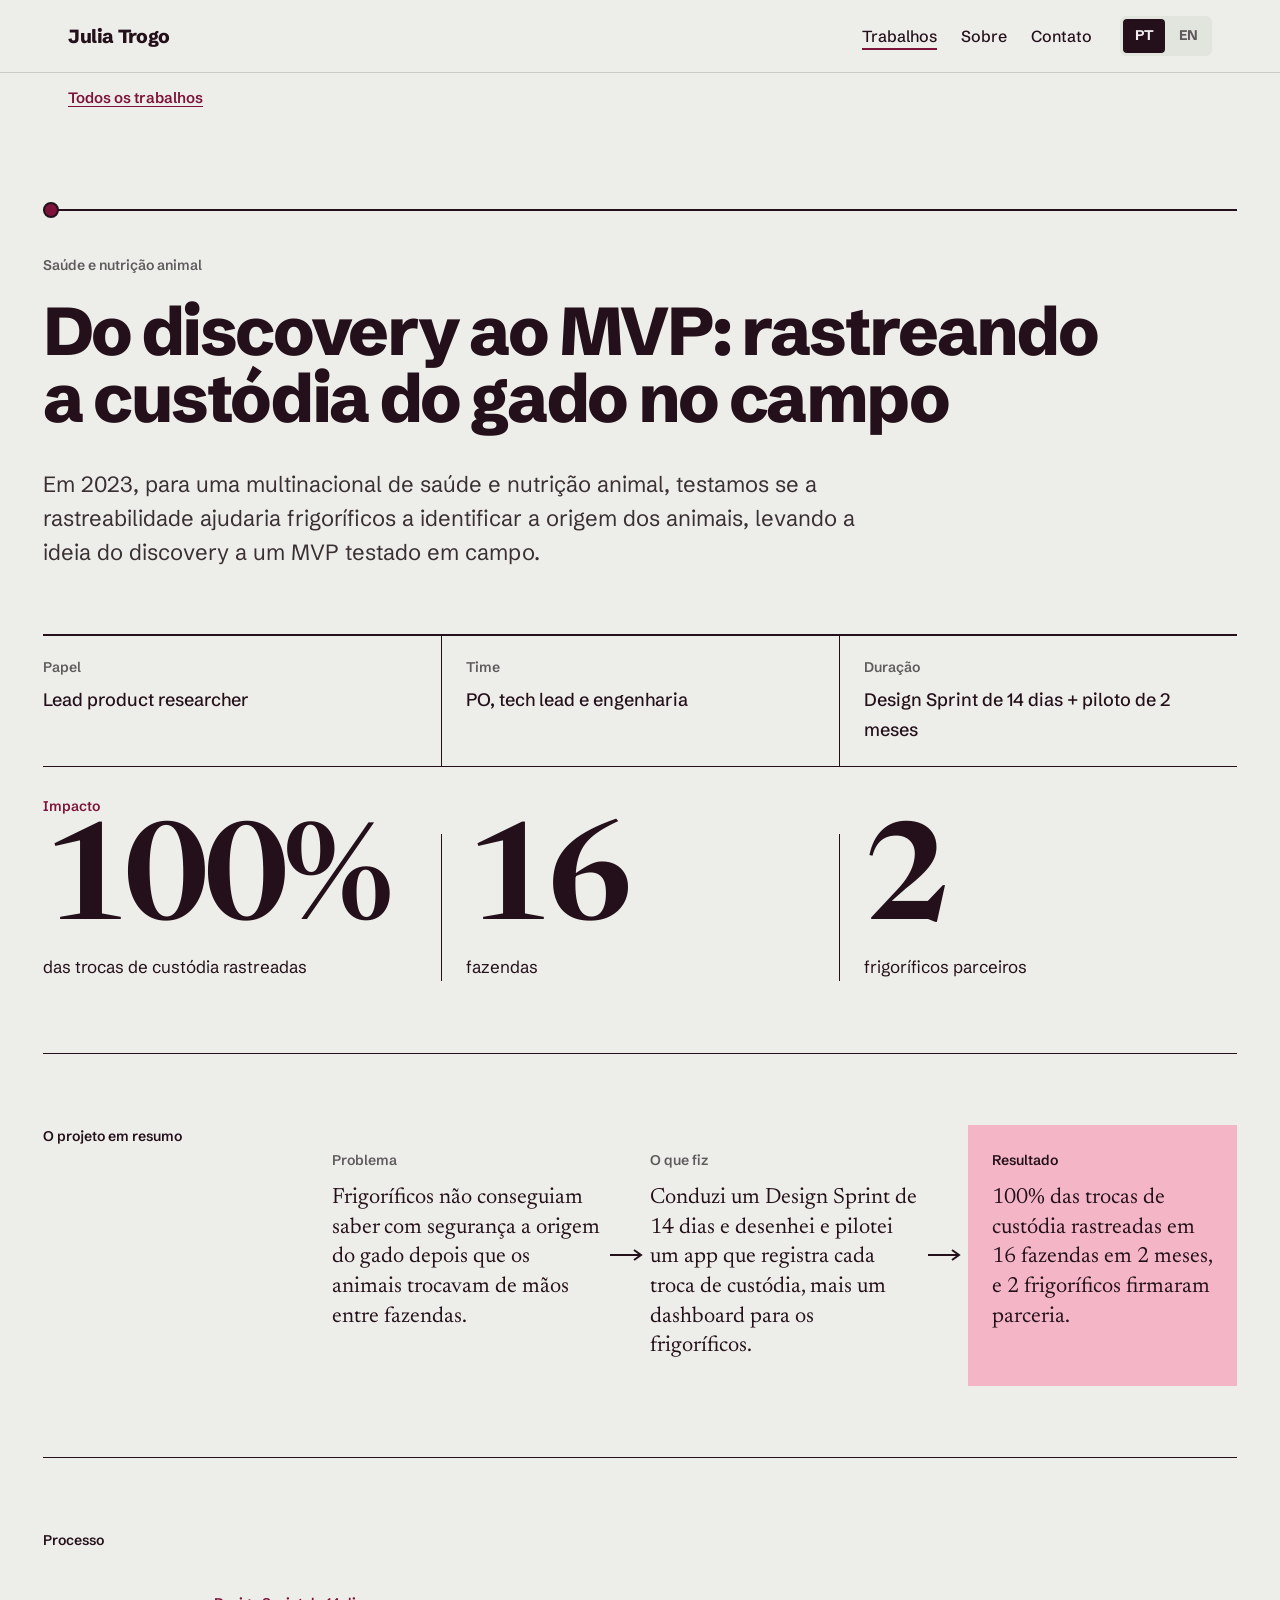
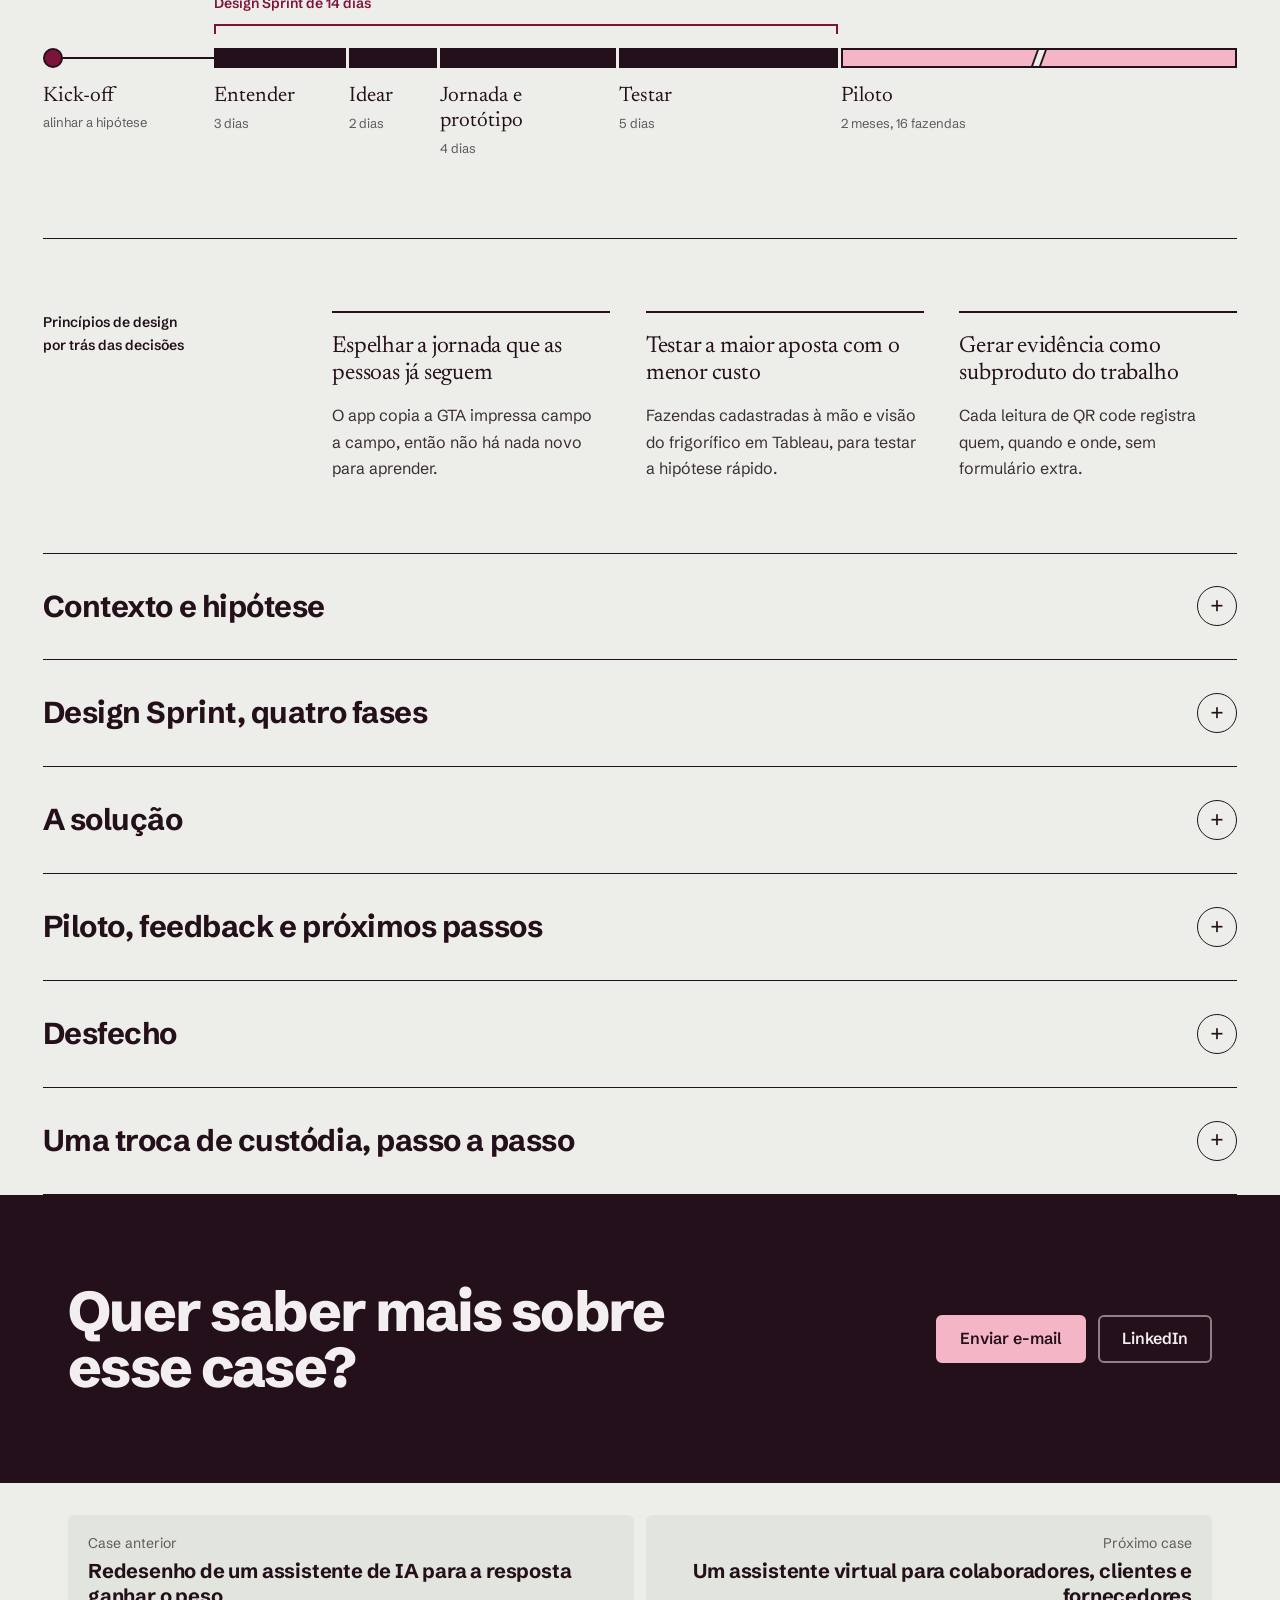
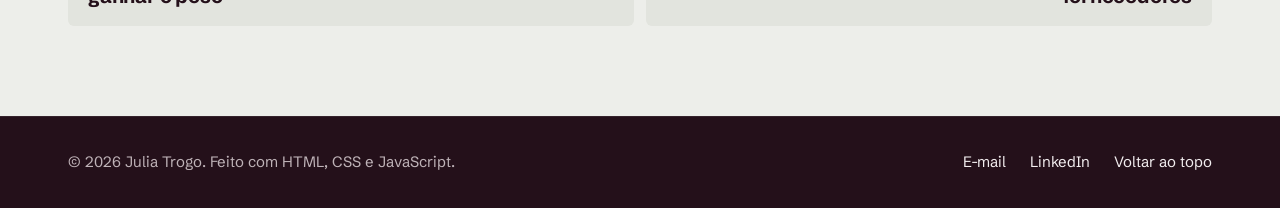
<file: cases/rastreabilidade-gado.html>
<!doctype html>
<html lang="pt-BR">
<head>
<meta charset="utf-8">
<meta name="viewport" content="width=device-width, initial-scale=1">
<title>Do discovery ao MVP: rastreando a custódia do gado no campo | Julia Trogo</title>
<meta name="description" content="Para uma multinacional de saúde e nutrição animal, levamos a rastreabilidade do discovery a um MVP testado em campo: 100% das trocas de custódia rastreadas em 16 fazendas.">
<meta name="author" content="Julia Trogo">
<meta name="theme-color" content="#EDEEEA">
<link rel="canonical" href="https://julia-trogo.github.io/portfolio/cases/rastreabilidade-gado.html">
<meta property="og:type" content="article">
<meta property="og:locale" content="pt_BR">
<meta property="og:locale:alternate" content="en_US">
<meta property="og:site_name" content="Julia Trogo">
<meta property="og:title" content="Do discovery ao MVP: rastreando a custódia do gado no campo | Julia Trogo">
<meta property="og:description" content="Para uma multinacional de saúde e nutrição animal, levamos a rastreabilidade do discovery a um MVP testado em campo: 100% das trocas de custódia rastreadas em 16 fazendas.">
<meta property="og:url" content="https://julia-trogo.github.io/portfolio/cases/rastreabilidade-gado.html">
<link rel="icon" href="../assets/img/favicon.svg" type="image/svg+xml">
<link rel="preconnect" href="https://fonts.googleapis.com">
<link rel="preconnect" href="https://fonts.gstatic.com" crossorigin>
<link rel="stylesheet" href="https://fonts.googleapis.com/css2?family=Newsreader:ital,opsz,wght@0,6..72,400;0,6..72,500;1,6..72,400&amp;family=Schibsted+Grotesk:wght@400;500;600;700;800&amp;display=swap">
<link rel="stylesheet" href="../assets/css/site.css">
<link rel="stylesheet" href="../assets/css/cases/rastreabilidade-gado.css">
<script>try{var q=new URLSearchParams(location.search).get('lang'),l=q||localStorage.getItem('jt-lang');if(l==='en'){document.documentElement.classList.add('l-en','i18n-wait');setTimeout(function(){document.documentElement.classList.remove('i18n-wait')},1500)}}catch(e){}</script>
<script src="../assets/js/main.js" defer></script>
</head>
<body id="topo">
<a class="skip" href="#conteudo">Pular para o conteúdo</a>
<header class="site-header">
  <div class="container header-inner">
    <a class="brand" href="../index.html" aria-label="Julia Trogo, página inicial">Julia Trogo</a>
    <nav class="site-nav" aria-label="Principal">
      <ul>
        <li><a href="../index.html#trabalhos" aria-current="page">Trabalhos</a></li>
        <li><a href="../index.html#sobre">Sobre</a></li>
        <li><a href="../index.html#contato">Contato</a></li>
      </ul>
    </nav>
    <div class="lang" role="group" aria-label="Idioma">
      <button type="button" data-lang="pt" aria-pressed="true" lang="pt-BR" title="Português">PT</button>
      <button type="button" data-lang="en" aria-pressed="false" lang="en" title="Inglês">EN</button>
    </div>
  </div>
</header>
<div class="case-bar">
  <div class="container">
    <a href="../index.html#trabalhos">Todos os trabalhos</a>
  </div>
</div>
<main id="conteudo" class="case-body" tabindex="-1">
<div id="case01-d" class="zf9c02a">
<article aria-labelledby="c1-title">
    
    <div class="wrap z261318">
      <div class="zf1c491" aria-hidden="true">
        <div class="z6a7bda"></div>
        <div class="z392d12"></div>
      </div>
      <p class="lbl z91aae3"><span class="f z8b0d2b">02</span>Saúde e nutrição animal</p>
      <h1 class="f zbf19be" id="c1-title">Do discovery ao MVP: rastreando a custódia do gado no campo</h1>
      <p class="z9a71c2">Em 2023, para uma multinacional de saúde e nutrição animal, testamos se a rastreabilidade ajudaria frigoríficos a identificar a origem dos animais, levando a ideia do discovery a um MVP testado em campo.</p>
    </div>

    
    <div class="wrap zdf094a">
      <dl class="z83db9b" aria-label="Em resumo">
        <div class="cols3 z86bc30">
          <div class="z962577"><dt class="lbl z27c253">Papel</dt><dd class="z11926c">Lead product researcher</dd></div>
          <div class="z50f2ef"><dt class="lbl z27c253">Time</dt><dd class="z11926c">PO, tech lead e engenharia</dd></div>
          <div class="z50f2ef"><dt class="lbl z27c253">Duração</dt><dd class="z11926c">Design Sprint de 14 dias + piloto de 2 meses</dd></div>
        </div>
        <div class="z068299">
          <dt class="lbl z1a53fd">Impacto</dt>
          <dd class="cols3 zedddc4">
            <span class="za9f263"><span class="f z26ea14">100%</span><span class="zd8b999">das trocas de custódia rastreadas</span></span>
            <span class="zd3d397"><span class="f z26ea14">16</span><span class="zd8b999">fazendas</span></span>
            <span class="zd3d397"><span class="f z26ea14">2</span><span class="zd8b999">frigoríficos parceiros</span></span>
          </dd>
        </div>
      </dl>
    </div>

    <div class="wrap zdf094a">
      
      <section class="sec">
        <h2 class="lbl z23b0e3">O projeto em resumo</h2>
        <div class="z73af9a">
          <div class="zfa928c">
            <h3 class="lbl z237e76">Problema</h3>
            <p class="f ze12b49">Frigoríficos não conseguiam saber com segurança a origem do gado depois que os animais trocavam de mãos entre fazendas.</p>
          </div>
          <div class="z52b3ad" aria-hidden="true"><svg class="z9636a9" width="32" height="12" viewBox="0 0 32 12"><path d="M0 6 H30" stroke="#24101A" stroke-width="2" fill="none" /><path d="M24 1 L31 6 L24 11" stroke="#24101A" stroke-width="2" fill="none" /></svg></div>
          <div class="zfa928c">
            <h3 class="lbl z237e76">O que fiz</h3>
            <p class="f ze12b49">Conduzi um Design Sprint de 14 dias e desenhei e pilotei um app que registra cada troca de custódia, mais um dashboard para os frigoríficos.</p>
          </div>
          <div class="z52b3ad" aria-hidden="true"><svg class="z9636a9" width="32" height="12" viewBox="0 0 32 12"><path d="M0 6 H30" stroke="#24101A" stroke-width="2" fill="none" /><path d="M24 1 L31 6 L24 11" stroke="#24101A" stroke-width="2" fill="none" /></svg></div>
          <div class="z80251e">
            <h3 class="lbl z164ebf">Resultado</h3>
            <p class="f ze12b49">100% das trocas de custódia rastreadas em 16 fazendas em 2 meses, e 2 frigoríficos firmaram parceria.</p>
          </div>
        </div>
      </section>

      
      <section class="sec">
        <h2 class="lbl z23b0e3">Processo</h2>
        <div class="zd08af5">
          
          <div aria-label="Gráfico, role para o lado para ver tudo" role="region" tabindex="0" class="chart-scroll"><ol class="zbda70b" data-chart="">
            <li class="za6dd70" aria-hidden="true">
              <span class="lbl zae7f6c">Design Sprint de 14 dias</span>
              <span class="zfc6bf7"></span>
            </li>
            <li class="zde0b1d">
              <span class="z7a9f49" aria-hidden="true"><span class="z47015f"></span><span class="z3cfb85"></span></span>
              <span class="z2ecdc1"><span class="f zda6686">Kick-off</span><span class="z31d307">alinhar a hipótese</span></span>
            </li>
            <li class="zde0b1d">
              <span class="z66b3c5" aria-hidden="true"></span>
              <span class="z2a5395"><span class="f zda6686">Entender</span><span class="z5b3c1a">3 dias</span></span>
            </li>
            <li class="zde0b1d">
              <span class="zd3b2e1" aria-hidden="true"></span>
              <span class="za68243"><span class="f zda6686">Idear</span><span class="z5b3c1a">2 dias</span></span>
            </li>
            <li class="zde0b1d">
              <span class="z654745" aria-hidden="true"></span>
              <span class="zf348bc"><span class="f zda6686">Jornada e protótipo</span><span class="z5b3c1a">4 dias</span></span>
            </li>
            <li class="zde0b1d">
              <span class="z64a33c" aria-hidden="true"></span>
              <span class="zcbb377"><span class="f zda6686">Testar</span><span class="z5b3c1a">5 dias</span></span>
            </li>
            <li class="zde0b1d">
              <span class="zf4bc30" aria-hidden="true"><span class="z324f1d"></span></span>
              <span class="z296dcb"><span class="f zda6686">Piloto</span><span class="z5b3c1a">2 meses, 16 fazendas</span></span>
            </li>
          </ol></div>
        </div>
      </section>

      
      <section class="sec">
        <h2 class="lbl z23b0e3">Princípios de design por trás das decisões</h2>
        <div class="cols3 z2d821a">
          <div class="zf75cdd">
            <p class="f zbab19b">Espelhar a jornada que as pessoas já seguem</p>
            <p class="z9bef25">O app copia a GTA impressa campo a campo, então não há nada novo para aprender.</p>
          </div>
          <div class="zf75cdd">
            <p class="f zbab19b">Testar a maior aposta com o menor custo</p>
            <p class="z9bef25">Fazendas cadastradas à mão e visão do frigorífico em Tableau, para testar a hipótese rápido.</p>
          </div>
          <div class="zf75cdd">
            <p class="f zbab19b">Gerar evidência como subproduto do trabalho</p>
            <p class="z9bef25">Cada leitura de QR code registra quem, quando e onde, sem formulário extra.</p>
          </div>
        </div>
      </section>

      
      <div class="z86bc30">

        <details class="det">
          <summary><span class="f ze6330a">Contexto e hipótese</span><span class="tog" aria-hidden="true"></span></summary>
          <div class="body z5c5569">
            <div></div>
            <div class="prose">
              <p>A empresa tem operação global em ciências da vida e materiais e, no Brasil, fornece soluções de saúde e nutrição animal ao setor agropecuário. O direcionamento era validar ou invalidar a hipótese de um produto novo com o menor esforço possível, mas entregando a visão de para onde direcionar o próximo investimento.</p>
              <p>Abri com um kick-off estratégico para alinhar todos sobre o objetivo, as oportunidades já conhecidas, as premissas e as prioridades do momento, e para entender o material que a empresa já tinha. Isso definiu as etapas essenciais do discovery.</p>
              <p>O PO era do time do cliente e facilitou o acesso a stakeholders e a alguns usuários. O arquiteto e o desenvolvedor eram do meu time.</p>
              <blockquote class="z5c32ba">
                <p class="f z45e36d">“Acreditamos que nossa solução de rastreabilidade ajudaria os frigoríficos a identificar, com mais precisão e facilidade, a origem dos animais de fornecedores que são clientes da empresa.”</p>
                <footer class="lbl z881d92">Hipótese</footer>
              </blockquote>
            </div>
          </div>
        </details>

        <details class="det">
          <summary><span class="f ze6330a">Design Sprint, quatro fases</span><span class="tog" aria-hidden="true"></span></summary>
          <div class="body">
            <ol class="ze3ba6e">
              <li class="zf0cd28"><span class="lbl z15ad4a">Fase 1, 3 dias</span><span class="f zbcb340">Entendimento e definição</span><span class="za67436">análise dos dados do produto e seleção das dores prioritárias.</span></li>
              <li class="zbf736a"><span class="lbl z15ad4a">Fase 2, 2 dias</span><span class="f zbcb340">Ideação</span><span class="za67436">hipóteses, cenários, perguntas “como poderíamos” e priorização.</span></li>
              <li class="zf24432"><span class="lbl z15ad4a">Fase 3, 4 dias</span><span class="f zbcb340">Jornada e protótipos</span><span class="za67436">definição do fluxo e validação dos protótipos.</span></li>
              <li class="z8acd44"><span class="lbl z15ad4a">Fase 4, 5 dias</span><span class="f zbcb340">Testar</span><span class="za67436">protótipos clicáveis e testes com consultores.</span></li>
            </ol>
            <div class="z5d1dcb">
              <div class="prose">
                <p>As dores de frigoríficos e fazendas já tinham sido mapeadas naquele ano pela equipe de produtos da empresa. Minha atuação foi priorizar, junto com a área de negócio, quais não eram atendidas por nenhuma outra solução do portfólio.</p>
                <p>Para definir o fluxo do app combinei análise de dados e entrevistas com usuários, e mapeei a jornada macro da troca de custódia de hoje com três personas: fazendeiro, peão e motorista, em sete etapas.</p>
                <p>O app manteve essa jornada como era e espelha os passos que as pessoas já seguem, o que facilita o aprendizado. A diferença é que agora o sistema rastreia cada troca de custódia.</p>
              </div>
              <figure class="shot z23b0e3">
                <img height="720" width="1280" src="../assets/img/02-value-versus-effort-matrix-with-the.jpg" decoding="async" alt="Matriz de valor e esforço com o app de rastreabilidade em destaque como ideia priorizada">
                <figcaption>Matriz de valor × esforço: o app de rastreabilidade foi a ideia priorizada.</figcaption>
              </figure>
            </div>
          </div>
        </details>

        <details class="det">
          <summary><span class="f ze6330a">A solução</span><span class="tog" aria-hidden="true"></span></summary>
          <div class="body">
            <p class="f zcc13e3">Um app mobile, duas personas: fazendeiro e motorista, com logins diferentes.</p>
            <div class="zc41d49">
              <div class="z8c37ff">
                <p class="lbl zb8aafd">Fazendeiro</p>
                <p class="z23b0e3">O fazendeiro cria o embarque e preenche a GTA (guia de trânsito animal), com todos os campos do formulário impresso na mesma ordem e linguagem, para reduzir dúvidas. No fim, o app gera um QR code.</p>
              </div>
              <figure class="shot z23b0e3">
                <img loading="lazy" height="720" width="1280" src="../assets/img/02-farmer-flow-screens-login-empty-shipments.jpg" decoding="async" alt="Telas do fluxo do fazendeiro: login, lista de embarques vazia, criar embarque e formulário da GTA">
                <figcaption>Fluxo do fazendeiro: login, criação do embarque e preenchimento da GTA.</figcaption>
              </figure>
              <div class="zc4484d">
                <p class="lbl zb8aafd">Motorista</p>
                <p class="z23b0e3">O motorista lê esse QR code para receber o embarque e iniciar o transporte. No destino, finaliza o transporte gerando outro QR code, lido pelo fazendeiro que recebe os animais, que passa a ter os dados da GTA e dos animais. Isso fecha uma troca de custódia.</p>
              </div>
              <figure class="shot z9a571e">
                <img loading="lazy" height="720" width="1280" src="../assets/img/02-driver-flow-screens-reading-the-farmer.jpg" decoding="async" alt="Telas do fluxo do motorista: leitura do QR code do fazendeiro, início e fim do transporte">
                <figcaption>Fluxo do motorista: leitura do QR code do fazendeiro, início e fim do transporte.</figcaption>
              </figure>
              <div class="zc4484d">
                <p class="lbl zb8aafd">Frigorífico</p>
                <p class="zd75d28">Cada leitura de QR code registra usuário, data, horário e localização. Esses dados alimentam um dashboard em Tableau para os frigoríficos, escolhido para testar rápido e com pouco esforço: fazendas de origem e destino, nota ESG da origem (recebida dos outros produtos da empresa), evidências em foto e linha do tempo de cada troca.</p>
                <p class="z5d87b2">No MVP, as fazendas foram cadastradas manualmente no banco de dados, para reduzir etapas e esforço de desenvolvimento.</p>
              </div>
              <figure class="shot z9a571e">
                <img loading="lazy" height="720" width="1280" src="../assets/img/02-packer-dashboard-with-a-map-of.jpg" decoding="async" alt="Dashboard do frigorífico com mapa das trocas de custódia, score ESG, lista de trocas e linha do tempo detalhada">
                <figcaption>Dashboard dos frigoríficos em Tableau: trocas no mapa, nota ESG, evidências e linha do tempo.</figcaption>
              </figure>
            </div>
          </div>
        </details>

        <details class="det">
          <summary><span class="f ze6330a">Piloto, feedback e próximos passos</span><span class="tog" aria-hidden="true"></span></summary>
          <div class="body">
            <dl class="zd13d27">
              <div class="zb682a0"><dt class="lbl z27c253">Piloto</dt><dd class="f zf2c301">2 meses, 16 fazendas</dd></div>
              <div class="z5d8cd0"><dt class="lbl z27c253">Acompanhamento presencial</dt><dd class="f zf2c301">3 fazendas no Mato Grosso</dd></div>
              <div class="z5d8cd0"><dt class="lbl z27c253">Trocas rastreadas</dt><dd class="f zeb99fe">100%</dd></div>
              <div class="z5d8cd0"><dt class="lbl z27c253">Parcerias com frigoríficos</dt><dd class="f zeb99fe">2</dd></div>
            </dl>
            <div class="prose z5c5569">
              <div></div>
              <p>Convidamos cerca de 20 fazendas e cadastramos todas que aceitaram. Acompanhei presencialmente a primeira semana do piloto em três delas, o que revelou as melhorias de usabilidade listadas abaixo. Quinzenalmente apresentei o dashboard para gestores de operação dos frigoríficos parceiros que também entraram nos pilotos.</p>
            </div>
            <div class="ze96587">
              <blockquote class="z4db3f1">
                <p class="f z1b3c25">“Gosto de agora conseguir ver com mais facilidade de quem compram as fazendas que nos fornecem.”</p>
                <footer class="lbl z959dff">Usuário do frigorífico</footer>
              </blockquote>
              <blockquote class="z4db3f1">
                <p class="f z1b3c25">“Não foi difícil para mim. Fiquei com o pé atrás quando vieram com essa ideia, porque achei que ia dar mais trabalho para a gente, mas foi fácil colocar as coisas no app.”</p>
                <footer class="lbl z959dff">Usuário da fazenda</footer>
              </blockquote>
            </div>
            <p class="lbl zd75d28">Próximos passos:</p>
            <ol class="cols3 z2016b8">
              <li class="z714692"><span class="f z23dc9f">01</span><span class="z817a7f">Incluir integração com a solução ESG</span></li>
              <li class="zaeb165"><span class="f z23dc9f">02</span><span class="z817a7f">Aprimorar a visualização dos dados</span></li>
              <li class="zaeb165"><span class="f z23dc9f">03</span><span class="z817a7f">Otimização de fluxo</span></li>
              <li class="z714692"><span class="f z23dc9f">04</span><span class="z817a7f">Automatização da adição da GTA</span></li>
              <li class="zaeb165"><span class="f z23dc9f">05</span><span class="z817a7f">Permitir que as fazendas visualizem seus principais vínculos comerciais</span></li>
              <li class="zaeb165"><span class="f z23dc9f">06</span><span class="z817a7f">Incluir tempo de espera por etapa da troca no fluxo</span></li>
            </ol>
          </div>
        </details>

        <details class="det">
          <summary><span class="f ze6330a">Desfecho</span><span class="tog" aria-hidden="true"></span></summary>
          <div class="body z5c5569">
            <div></div>
            <p class="f z69ec55">Em todas as fazendas do piloto, todas as trocas de custódia de dois meses foram rastreadas de ponta a ponta pelo app, e dois grandes frigoríficos que operam nas regiões testadas firmaram parceria. O feedback de frigoríficos e fazendas, somado à semana presencial, definiu o roadmap da próxima versão.</p>
          </div>
        </details>

        <details class="det">
          <summary><span class="f ze6330a">Uma troca de custódia, passo a passo</span><span class="tog" aria-hidden="true"></span></summary>
          <div class="body">
            <h3 class="lbl zfae067">Da fazenda ao dashboard</h3>
            <ol class="z9e3925">
              <li class="zf7b6eb"><span class="f z18809f">1</span><span class="f z13e4ce">Fazendeiro cria o embarque</span><span class="z03f91e">preenche a GTA</span></li>
              <li class="z52b3ad" aria-hidden="true"><svg class="z9636a9" width="28" height="12" viewBox="0 0 28 12"><path d="M0 6 H26" stroke="#24101A" stroke-width="2" fill="none" /><path d="M20 1 L27 6 L20 11" stroke="#24101A" stroke-width="2" fill="none" /></svg></li>
              <li class="ze25e73"><span class="f z5f47c5">2</span><span class="f z13e4ce">QR code 1</span><span class="z42a115">gerado pelo app</span></li>
              <li class="z52b3ad" aria-hidden="true"><svg class="z9636a9" width="28" height="12" viewBox="0 0 28 12"><path d="M0 6 H26" stroke="#24101A" stroke-width="2" fill="none" /><path d="M20 1 L27 6 L20 11" stroke="#24101A" stroke-width="2" fill="none" /></svg></li>
              <li class="zf7b6eb"><span class="f z18809f">3</span><span class="f z13e4ce">Motorista lê</span><span class="z03f91e">inicia o transporte</span></li>
              <li class="z52b3ad" aria-hidden="true"><svg class="z9636a9" width="28" height="12" viewBox="0 0 28 12"><path d="M0 6 H26" stroke="#24101A" stroke-width="2" fill="none" /><path d="M20 1 L27 6 L20 11" stroke="#24101A" stroke-width="2" fill="none" /></svg></li>
              <li class="ze25e73"><span class="f z5f47c5">4</span><span class="f z13e4ce">Chegada</span><span class="z42a115">motorista finaliza, QR code 2</span></li>
              <li class="z52b3ad" aria-hidden="true"><svg class="z9636a9" width="28" height="12" viewBox="0 0 28 12"><path d="M0 6 H26" stroke="#24101A" stroke-width="2" fill="none" /><path d="M20 1 L27 6 L20 11" stroke="#24101A" stroke-width="2" fill="none" /></svg></li>
              <li class="zf7b6eb"><span class="f z18809f">5</span><span class="f z13e4ce">Fazendeiro de destino lê</span><span class="z03f91e">recebe GTA e animais</span></li>
              <li class="z52b3ad" aria-hidden="true"><svg class="z9636a9" width="28" height="12" viewBox="0 0 28 12"><path d="M0 6 H26" stroke="#24101A" stroke-width="2" stroke-dasharray="4 4" fill="none" /><path d="M20 1 L27 6 L20 11" stroke="#24101A" stroke-width="2" fill="none" /></svg></li>
              <li class="z999880"><span class="f zf548c7">6</span><span class="f z13e4ce">Dashboard do frigorífico</span><span class="zcba6a5">origem, linha do tempo, evidências</span></li>
            </ol>
            <div class="z3be227" aria-hidden="true">
              <span class="lbl z0feaeb">fazendeiro</span>
              <span class="lbl z26065c">motorista</span>
              <span class="lbl z0f9af3">fazendeiro</span>
              <span class="lbl zafc76a">frigorífico</span>
            </div>
          </div>
        </details>
      </div>
    </div>

    
    
    
  </article>
</div>
</main>
<section class="case-cta on-ink" aria-label="Contato">
  <div class="container">
    <p>Quer saber mais sobre esse case?</p>
    <div class="actions">
      <a class="btn" href="mailto:juliavtrogo@gmail.com">Enviar e-mail</a>
      <a class="btn btn--quiet" href="https://www.linkedin.com/in/juliatrogo" rel="noopener" target="_blank">LinkedIn</a>
    </div>
  </div>
</section>
<nav class="case-pager container" aria-label="Outros cases">
  <a class="prev" href="assistente-ia-automotivo.html"><span class="dir">Case anterior</span><span class="t">Redesenho de um assistente de IA para a resposta ganhar o peso</span></a>
  <a class="next" href="assistente-virtual-agro.html"><span class="dir">Próximo case</span><span class="t">Um assistente virtual para colaboradores, clientes e fornecedores</span></a>
</nav>
<footer class="site-footer">
  <div class="container">
    <p class="footer-note">© 2026 Julia Trogo. Feito com HTML, CSS e JavaScript.</p>
    <ul>
      <li><a href="mailto:juliavtrogo@gmail.com">E-mail</a></li>
      <li><a href="https://www.linkedin.com/in/juliatrogo" rel="me noopener" target="_blank">LinkedIn</a></li>
      <li><a href="#topo">Voltar ao topo</a></li>
    </ul>
  </div>
</footer>
</body>
</html>
</file>
<file: assets/css/site.css>
/* ==========================================================
   Julia Trogo, portfolio. Base styles shared by every page.
   Identity: a tangled line that straightens out. The line is
   the only ornament; everything around it stays quiet.
   Case-specific styles live in assets/css/cases/*.css
   ========================================================== */

/* ---------- tokens ---------- */
:root{
  --paper:#EDEEEA;      /* cool research-paper grey */
  --paper-2:#E2E4DE;    /* quiet panels */
  --ink:#24101A;        /* wine-black text and rules */
  --ink-2:#3A2F33;
  --graphite:#5F5A5C;   /* secondary text */
  --wine:#7D133A;       /* the line, links, actions */
  --pink:#F4B6C6;       /* findings and results only */
  --rule:#C9CBC4;
  --on-ink:#F3EEF0;
  --on-ink-2:#BFB3B8;

  --font-sans:"Schibsted Grotesk",system-ui,-apple-system,"Segoe UI",Roboto,sans-serif;
  --font-display:var(--font-sans);
  --font-serif:Newsreader,Georgia,"Times New Roman",serif;

  /* type scale, perfect fourth from 17px */
  --t-small:14px;
  --t-body:17px;
  --t-read:clamp(19px,1.1vw + 13px,21px);
  --t-h3:clamp(24px,1.6vw + 16px,32px);
  --t-h2:clamp(32px,3vw + 18px,56px);
  --t-h1:clamp(42px,5.4vw + 14px,96px);

  --gutter:clamp(20px,4vw,48px);
  --container:1240px;
  --rail-x:20px;                 /* where the line runs, inside the container */
  --indent:clamp(44px,6vw,88px); /* content starts this far right of the container edge */
  --radius:6px;
}

/* ---------- reset ---------- */
*,*::before,*::after{box-sizing:border-box}
html{-webkit-text-size-adjust:100%;text-size-adjust:100%;scroll-padding-top:96px}
@media (prefers-reduced-motion:no-preference){html{scroll-behavior:smooth}}
body{margin:0;background:var(--paper);color:var(--ink);font-family:var(--font-sans);font-size:var(--t-body);line-height:1.55;-webkit-font-smoothing:antialiased;text-rendering:optimizeLegibility;overflow-x:hidden}
img,svg,video{max-width:100%;height:auto}
img{display:block}
h1,h2,h3,h4{text-wrap:balance}
p{text-wrap:pretty}
a{color:inherit;text-decoration-thickness:1px;text-underline-offset:.2em}
a:hover{color:var(--wine)}
button{font:inherit;color:inherit}
:focus-visible{outline:2px solid var(--wine);outline-offset:3px;border-radius:2px}
.on-ink :focus-visible{outline-color:var(--pink)}
::selection{background:var(--pink);color:var(--ink)}
@media (prefers-reduced-motion:reduce){*,*::before,*::after{transition:none!important;animation:none!important}}

/* language: PT is the default, EN is applied by assets/js/main.js */
html:not(.l-en) [data-l=en],html.l-en [data-l=pt]{display:none!important}
html.i18n-wait body{visibility:hidden}

.skip{position:absolute;left:16px;top:-100px;z-index:100;background:var(--ink);color:var(--on-ink);padding:10px 16px;border-radius:var(--radius);font:600 14px var(--font-sans);text-decoration:none}
.skip:focus{top:12px;color:var(--on-ink)}
main:focus{outline:none}
.container{width:100%;max-width:var(--container);margin-inline:auto;padding-inline:var(--gutter)}

/* ---------- actions ---------- */
.btn{display:inline-flex;align-items:center;justify-content:center;min-height:48px;padding:0 22px;border-radius:var(--radius);border:2px solid var(--wine);background:var(--wine);color:#fff;font:600 16px/1.2 var(--font-sans);text-decoration:none;white-space:nowrap;transition:background-color .15s,border-color .15s,color .15s}
.btn:hover{background:var(--ink);border-color:var(--ink);color:#fff}
.btn--quiet{background:transparent;color:var(--wine)}
.btn--quiet:hover{background:var(--wine);border-color:var(--wine);color:#fff}
.on-ink .btn{background:var(--pink);border-color:var(--pink);color:var(--ink)}
.on-ink .btn:hover{background:var(--on-ink);border-color:var(--on-ink);color:var(--ink)}
.on-ink .btn--quiet{background:transparent;color:var(--on-ink);border-color:rgba(243,238,240,.5)}
.on-ink .btn--quiet:hover{background:var(--on-ink);border-color:var(--on-ink);color:var(--ink)}
.link{font-weight:600;color:var(--wine);text-decoration:underline;text-decoration-thickness:2px;text-underline-offset:.25em}
.link:hover{color:var(--ink)}

/* ---------- header ---------- */
.site-header{position:relative;z-index:50;background:var(--paper)}
.header-inner{display:flex;align-items:center;gap:8px 28px;min-height:72px;flex-wrap:wrap}
.brand{margin-right:auto;font:800 19px/1 var(--font-sans);letter-spacing:-.02em;text-decoration:none;padding:10px 0;white-space:nowrap}
.site-nav ul{display:flex;gap:0 24px;list-style:none;margin:0;padding:0}
.site-nav a{display:inline-flex;align-items:center;min-height:44px;font-size:16px;font-weight:500;text-decoration:none}
.site-nav a:hover,.site-nav a[aria-current]{text-decoration:underline;text-decoration-thickness:2px;text-underline-offset:.35em;text-decoration-color:var(--wine)}
.lang{display:inline-flex;gap:2px;padding:3px;border-radius:var(--radius);background:var(--paper-2)}
.lang button{min-width:42px;min-height:34px;padding:0 10px;border:0;border-radius:4px;background:transparent;cursor:pointer;font-size:14px;font-weight:700;color:var(--graphite)}
.lang button[aria-pressed=true]{background:var(--ink);color:var(--on-ink)}
.lang button:not([aria-pressed=true]):hover{color:var(--wine)}
@media (min-width:720px){
  .site-header{position:sticky;top:0;background:rgba(237,238,234,.9);-webkit-backdrop-filter:blur(10px);backdrop-filter:blur(10px);box-shadow:0 1px 0 var(--rule)}
}
@media (max-width:719px){
  .header-inner{padding-block:8px}
  .site-nav{order:3;width:100%}
}

/* ==========================================================
   The track: the line that runs down the home page.
   It starts tangled in the hero and continues straight,
   with one stop per case.
   ========================================================== */
.track{--rail-top:158px;position:relative;padding-left:var(--indent)}
.track::before{content:"";position:absolute;left:calc(var(--rail-x) - 1px);top:var(--rail-top,0);bottom:0;width:2px;background:var(--wine);transform-origin:top;animation:rail 1.1s .9s cubic-bezier(.3,.6,.2,1) both}
.track::after{content:"";position:absolute;left:calc(var(--rail-x) - 9px);bottom:-9px;width:18px;height:18px;border-radius:50%;background:var(--wine)}
@keyframes rail{from{transform:scaleY(0)}to{transform:scaleY(1)}}

.tangle{position:absolute;left:0;top:0;width:300px;height:160px;overflow:visible}
.tangle path{fill:none;stroke:var(--wine);stroke-width:2;stroke-linecap:round;stroke-linejoin:round;stroke-dasharray:1;stroke-dashoffset:0;animation:untangle 1.2s cubic-bezier(.4,.1,.2,1) both}
@keyframes untangle{from{stroke-dashoffset:1}to{stroke-dashoffset:0}}

/* ---------- hero ---------- */
.hero{padding-top:184px;padding-bottom:clamp(72px,10vw,136px)}
.hero h1{margin:0;max-width:17ch;font:800 var(--t-h1)/.98 var(--font-display);letter-spacing:-.035em}
.hero-lead{margin:clamp(24px,3vw,36px) 0 0;max-width:34em;font:400 var(--t-read)/1.5 var(--font-serif);color:var(--ink-2)}
.hero-meta{margin:20px 0 0;font-size:var(--t-small);color:var(--graphite)}
.hero-actions{display:flex;flex-wrap:wrap;align-items:center;gap:12px 24px;margin-top:clamp(28px,4vw,40px)}

/* ---------- stops (one per case) ---------- */
.stops-head{margin:0 0 clamp(8px,2vw,16px)}
.stops-head h2{margin:0;font:800 var(--t-h2)/1 var(--font-display);letter-spacing:-.03em}
.stops-head p{margin:12px 0 0;max-width:46ch;color:var(--graphite)}
.stops{list-style:none;margin:0;padding:0}
.stop{position:relative;display:grid;gap:16px 56px;padding-block:clamp(40px,5vw,64px);border-top:1px solid var(--rule)}
.stop:first-child{border-top:0}
.stop::before{content:"";position:absolute;left:calc(var(--rail-x) - var(--indent) - 8px);top:calc(clamp(40px,5vw,64px) + 6px);width:16px;height:16px;border-radius:50%;background:var(--paper);border:2px solid var(--wine);transition:background-color .2s}
.stop:hover::before,.stop:focus-within::before{background:var(--wine)}
.stop__sector{margin:0;font-size:var(--t-small);font-weight:500;color:var(--graphite)}
.stop__title{margin:6px 0 0;max-width:22ch;font:700 var(--t-h3)/1.1 var(--font-display);letter-spacing:-.02em}
.stop__title a{text-decoration:none}
.stop__title a:hover{color:var(--wine);text-decoration:underline;text-decoration-thickness:2px;text-underline-offset:.15em}
.stop__desc{margin:14px 0 0;max-width:36em;font:400 19px/1.55 var(--font-serif);color:var(--ink-2)}
.stop__more{margin:18px 0 0}
.finding{align-self:start;margin:0;padding:18px 20px 20px;background:var(--pink);border-radius:var(--radius);max-width:300px}
.finding strong{display:block;font:800 clamp(44px,5vw,68px)/.9 var(--font-display);letter-spacing:-.04em}
.finding span{display:block;margin-top:10px;font-size:15px;line-height:1.4}
.stop__shots{display:grid;grid-template-columns:1fr 1fr;gap:10px;margin-top:22px;max-width:560px}
.stop__shots img{width:100%;border-radius:4px;box-shadow:0 0 0 1px var(--rule)}
@media (min-width:900px){.stop{grid-template-columns:minmax(0,1fr) 280px}}

/* ---------- about ---------- */
.about{position:relative;padding-block:clamp(64px,8vw,112px);border-top:1px solid var(--rule)}
.about::before{content:"";position:absolute;left:calc(var(--rail-x) - var(--indent) - 8px);top:calc(clamp(64px,8vw,112px) + 14px);width:16px;height:16px;border-radius:50%;background:var(--wine)}
.about h2{margin:0 0 clamp(24px,3vw,40px);font:800 var(--t-h2)/1 var(--font-display);letter-spacing:-.03em}
.about__grid{display:grid;gap:32px clamp(32px,5vw,72px);align-items:start}
.about__photo img{width:100%;max-width:360px;aspect-ratio:4/5;object-fit:cover;border-radius:var(--radius)}
.about__text{display:grid;gap:18px;max-width:36em}
.about__text p{margin:0;font:400 var(--t-read)/1.55 var(--font-serif);color:var(--ink-2)}
.about__text p:first-child{color:var(--ink)}
.facts{display:grid;grid-template-columns:repeat(auto-fit,minmax(min(100%,170px),1fr));gap:16px 24px;margin:8px 0 0;padding-top:18px;border-top:1px solid var(--rule)}
.facts dt{font-size:var(--t-small);color:var(--graphite)}
.facts dd{margin:2px 0 0;font-weight:600}
.note{margin:28px 0 0;max-width:40em;font-size:15px;line-height:1.55;color:var(--graphite)}
@media (min-width:900px){.about__grid{grid-template-columns:minmax(220px,340px) minmax(0,1fr)}}

/* ---------- contact (ink band) ---------- */
.on-ink{background:var(--ink);color:var(--on-ink)}
.on-ink a:hover{color:var(--pink)}
.contact{padding-block:clamp(72px,10vw,128px)}
.contact h2{margin:0;max-width:16ch;font:800 var(--t-h1)/.98 var(--font-display);letter-spacing:-.035em}
.contact__row{display:flex;flex-wrap:wrap;gap:24px 40px;align-items:center;margin-top:clamp(32px,4vw,48px)}
.contact__email{font:600 var(--t-h3)/1.15 var(--font-sans);letter-spacing:-.01em;color:var(--on-ink);text-decoration:underline;text-decoration-color:var(--pink);text-decoration-thickness:2px;text-underline-offset:.2em;overflow-wrap:anywhere}
.contact__actions{display:flex;flex-wrap:wrap;gap:12px}
.contact__where{margin:24px 0 0;color:var(--on-ink-2)}
.copy-status{min-height:1.5em;margin:10px 0 0;font-size:15px;color:var(--pink)}

/* ---------- footer ---------- */
.site-footer{background:var(--ink);color:var(--on-ink-2);font-size:15px;box-shadow:inset 0 1px 0 rgba(255,255,255,.08)}
.site-footer .container{display:flex;flex-wrap:wrap;gap:8px 32px;justify-content:space-between;align-items:center;padding-block:24px}
.footer-note{margin:0}
.site-footer ul{display:flex;flex-wrap:wrap;gap:0 24px;list-style:none;margin:0;padding:0}
.site-footer a{color:var(--on-ink);text-decoration:none;display:inline-flex;min-height:44px;align-items:center}
.site-footer a:hover{color:var(--pink);text-decoration:underline}

/* ---------- case page chrome ---------- */
.case-bar .container{display:flex;align-items:center;min-height:52px}
.case-bar a{display:inline-flex;align-items:center;min-height:44px;font-size:15px;font-weight:600;color:var(--wine)}
.case-cta{padding-block:clamp(56px,7vw,88px)}
.case-cta .container{display:flex;flex-wrap:wrap;justify-content:space-between;align-items:center;gap:24px 48px}
.case-cta p{margin:0;max-width:18ch;font:800 var(--t-h2)/1 var(--font-display);letter-spacing:-.03em}
.case-cta .actions{display:flex;flex-wrap:wrap;gap:12px}
.case-pager{display:grid;gap:12px;padding-block:32px clamp(56px,7vw,96px)}
.case-pager a{display:flex;flex-direction:column;gap:4px;padding:18px 20px;border-radius:var(--radius);background:var(--paper-2);text-decoration:none}
.case-pager a:hover{background:var(--pink);color:var(--ink)}
.case-pager .dir{font-size:var(--t-small);color:var(--graphite)}
.case-pager .t{font:700 20px/1.25 var(--font-display);letter-spacing:-.01em}
@media (min-width:760px){
  .case-pager{grid-template-columns:1fr 1fr}
  .case-pager a.next{text-align:right}
}
.page-404{padding-block:clamp(72px,12vw,160px)}
.page-404 h1{margin:0;font:800 var(--t-h1)/1 var(--font-display);letter-spacing:-.035em}
.page-404 p{max-width:36em;font:400 var(--t-read)/1.5 var(--font-serif)}

/* ==========================================================
   Responsive layer for the migrated case content.
   The case markup came from a desktop-only layout; these
   rules adapt its shared components below 900px.
   ========================================================== */
.case-body img{height:auto}
.case-body [data-chart]{min-width:640px}
.case-body .chart-scroll{overflow-x:auto;-webkit-overflow-scrolling:touch;padding-bottom:8px}
.case-body .table-scroll{max-width:100%;overflow-x:auto;-webkit-overflow-scrolling:touch}
@media (max-width:599px){.case-body .table-scroll>table{min-width:420px}}
:is(#casepulse-d,#case01-d,#case02-d,#case03-d,#case04-d){background:transparent}
:is(#casepulse-d,#case01-d,#case02-d,#case03-d,#case04-d) .wrap{padding-left:var(--gutter);padding-right:var(--gutter)}
:is(#casepulse-d,#case01-d,#case02-d,#case03-d,#case04-d) h1{text-wrap:balance}
:is(#casepulse-d,#case01-d,#case02-d,#case03-d,#case04-d) summary{cursor:pointer}
:is(#casepulse-d,#case01-d,#case02-d,#case03-d,#case04-d) .det .tog::before{content:"+"}
:is(#casepulse-d,#case01-d,#case02-d,#case03-d,#case04-d) .det[open] .tog::before{content:"\2212"}

@media (max-width:1179px){
  :is(#casepulse-d,#case01-d,#case02-d,#case03-d,#case04-d) .sec{grid-template-columns:minmax(0,1fr)!important;gap:20px;padding:clamp(40px,8vw,64px) 0}
}
@media (max-width:899px){
  :is(#casepulse-d,#case01-d,#case02-d,#case03-d,#case04-d) .indent{grid-template-columns:minmax(0,1fr)!important}
  :is(#casepulse-d,#case01-d,#case02-d,#case03-d,#case04-d) .cols3{grid-template-columns:minmax(0,1fr)!important}
  :is(#casepulse-d,#case01-d,#case02-d,#case03-d,#case04-d) dl.cols3>div{border-left:0!important;padding-left:0!important}
  :is(#casepulse-d,#case01-d,#case02-d,#case03-d,#case04-d) .gl>div{padding:14px 0!important}
  :is(#casepulse-d,#case01-d,#case02-d,#case03-d,#case04-d) .gl>div+div{border-left:0!important;border-top:1px solid var(--line)}
  :is(#casepulse-d,#case01-d,#case02-d,#case03-d,#case04-d) .imp>span{padding:16px 0!important;flex-direction:row!important;align-items:baseline;gap:16px!important}
  :is(#casepulse-d,#case01-d,#case02-d,#case03-d,#case04-d) .imp>span+span{border-left:0!important;border-top:1px solid var(--line)}
  :is(#casepulse-d,#case01-d,#case02-d,#case03-d,#case04-d) .big{font-size:clamp(56px,16vw,88px)!important;min-width:2.2ch}
  :is(#casepulse-d,#case01-d,#case02-d,#case03-d,#case04-d) .ins{display:flex!important;flex-direction:column}
  :is(#casepulse-d,#case01-d,#case02-d,#case03-d,#case04-d) .ins>.arr{min-height:28px;width:28px;margin-left:4px}
  :is(#casepulse-d,#case01-d,#case02-d,#case03-d,#case04-d) .ins>.arr::before{left:50%;right:auto;top:4px;bottom:6px;width:2px;height:auto}
  :is(#casepulse-d,#case01-d,#case02-d,#case03-d,#case04-d) .ins>.arr::after{right:auto;left:calc(50% - 4px);top:auto;bottom:6px;transform:rotate(135deg)}
  :is(#casepulse-d) .shot figcaption{flex-wrap:wrap;gap:2px 10px}
}

/* horizontal card flows (process, value chain) stack vertically
   until there is room for every card side by side */
@media (max-width:1179px){
  :is(#casepulse-d,#case01-d,#case02-d,#case03-d,#case04-d) :is(ol,ul):has(>li.card){flex-direction:column!important;display:flex!important;height:auto!important}
  :is(#casepulse-d,#case01-d,#case02-d,#case03-d,#case04-d) :is(ol,ul):has(>li.card)>li.card{flex:0 0 auto!important;width:auto!important;min-height:0!important;padding:14px 16px!important;display:grid!important;grid-template-columns:28px minmax(0,1fr);gap:2px 8px!important;align-items:baseline}
  :is(#casepulse-d,#case01-d,#case02-d,#case03-d,#case04-d) :is(ol,ul):has(>li.card)>li.card>*{grid-column:2}
  :is(#casepulse-d,#case01-d,#case02-d,#case03-d,#case04-d) :is(ol,ul):has(>li.card)>li.card>i{grid-column:1;grid-row:1 / span 2}
  :is(#casepulse-d,#case01-d,#case02-d,#case03-d,#case04-d) :is(ol,ul):has(>li.card)>li.card>.tg{justify-self:start;margin-top:6px}
  :is(#casepulse-d,#case01-d,#case02-d,#case03-d,#case04-d) :is(ol,ul):has(>li.card)>li:not(.card){flex:0 0 24px!important;min-height:24px;min-width:0!important;width:28px;align-self:flex-start;margin-left:12px;position:relative}
  :is(#casepulse-d,#case01-d,#case02-d,#case03-d,#case04-d) :is(ol,ul):has(>li.card)>li:not(.card)::before{left:50%;right:auto;top:2px;bottom:4px;width:2px;height:auto}
  :is(#casepulse-d,#case01-d,#case02-d,#case03-d,#case04-d) :is(ol,ul):has(>li.card)>li:not(.card)::after{right:auto;left:calc(50% - 4px);top:auto;bottom:4px;transform:rotate(135deg)}
}

/* ==========================================================
   Case identity layer: new type and colors over the migrated
   content. Colors and families inside the per-case CSS are
   remapped at build time (tools/build.js, restyleCase).
   ========================================================== */
:is(#casepulse-d,#case01-d,#case02-d,#case03-d,#case04-d){font-family:var(--font-sans)}
:is(#casepulse-d,#case01-d,#case02-d,#case03-d,#case04-d) h1{font-family:var(--font-display)!important;font-weight:800!important;letter-spacing:-.035em!important;line-height:1!important}
/* case numbers are not a sequence: the sector is enough */
:is(#casepulse-d,#case01-d,#case02-d,#case03-d,#case04-d) article>.wrap:first-child>p.lbl>span.f:first-child{display:none}
/* long-form reading inside the accordions uses the serif */
:is(#casepulse-d,#case01-d,#case02-d,#case03-d,#case04-d) .det .body p:not(.lbl):not(.big):not(.f){font-family:var(--font-serif);font-size:19px;line-height:1.6}
:is(#casepulse-d,#case01-d,#case02-d,#case03-d,#case04-d) summary .f{font-family:var(--font-display);font-weight:700;letter-spacing:-.02em}
:is(#casepulse-d,#case01-d,#case02-d,#case03-d,#case04-d) .big{font-family:var(--font-display)!important;font-weight:800!important;letter-spacing:-.045em!important}
@media (min-width:900px){:is(#casepulse-d,#case01-d,#case02-d,#case03-d,#case04-d) .imp .big{font-size:clamp(56px,6.4vw,96px)!important}}
</file>
<file: assets/css/cases/assistente-ia-automotivo.css>
/* assistente-ia-automotivo: migrated case styles. Scoped to #casepulse-d. */
#casepulse-d a:focus-visible,#casepulse-d button:focus-visible,#casepulse-d summary:focus-visible{outline:2px solid #7D133A;outline-offset:3px}
#casepulse-d a{color:#24101A}
#casepulse-d a:hover{color:#7D133A}
#casepulse-d .dk a{color:#fff}
#casepulse-d .dk a:hover{color:#F4B6C6}
#casepulse-d .wrap{max-width:1280px;margin:0 auto;padding:0 clamp(20px, 3.33vw, 48px);box-sizing:border-box}
#casepulse-d .sec{display:grid;grid-template-columns:240px minmax(0,1fr);gap:24px clamp(28px, 3.89vw, 56px);padding:clamp(40px, 5.56vw, 80px) 0;border-top:1px solid #24101A}
#casepulse-d .lbl{font-size:14px;font-weight:600;letter-spacing:0;text-transform:none}
#casepulse-d .mut{color:#5F5A5C}
#casepulse-d .f{font-family:var(--font-serif)}
#casepulse-d .cols3{display:grid;grid-template-columns:repeat(3,minmax(0,1fr))}
#casepulse-d .dot{width:16px;height:16px;border-radius:50%;border:2px solid #24101A;box-sizing:border-box;display:block}
#casepulse-d .cn a{width:12px;height:12px;border-radius:50%;background:#EDEEEA;border:2px solid #24101A;box-sizing:border-box;display:block}
#casepulse-d .cn span{width:30px;height:2px;background:#24101A;display:block}
#casepulse-d .gl>div{padding:20px 24px 22px}
#casepulse-d .gl>div+div{border-left:1px solid #24101A}
#casepulse-d .gl>div:first-child{padding-left:0}
#casepulse-d .gl dd{margin:6px 0 0;font-size:18px;font-weight:500}
#casepulse-d .tbc{background:#F4B6C6;padding:1px 6px;font-weight:600;font-size:.85em;white-space:nowrap}
#casepulse-d .big{font-family:var(--font-display);font-weight:600;font-size:clamp(60px, 8.33vw, 120px);line-height:.8;letter-spacing:-.05em}
#casepulse-d .imp>span{display:flex;flex-direction:column;gap:10px;padding:0 24px}
#casepulse-d .imp>span:first-child{padding-left:0}
#casepulse-d .imp>span+span{border-left:1px solid #24101A}
#casepulse-d .ins{display:grid;grid-template-columns:minmax(0,1fr) 48px minmax(0,1fr) 48px minmax(0,1fr)}
#casepulse-d .ins>div{padding:24px 0}
#casepulse-d .ins p{margin:0;font-family:var(--font-serif);font-size:21px;line-height:1.35}
#casepulse-d .ins h4{margin:0 0 12px}
#casepulse-d .arr{position:relative;min-width:28px}
#casepulse-d .arr::before{content:"";position:absolute;left:6px;right:6px;top:50%;height:2px;background:#24101A}
#casepulse-d .arr::after{content:"";position:absolute;right:6px;top:calc(50% - 5px);width:8px;height:8px;border-top:2px solid #24101A;border-right:2px solid #24101A;transform:rotate(45deg)}
#casepulse-d .flow{list-style:none;margin:0;padding:0;display:flex;align-items:stretch}
#casepulse-d .flow .card{flex:1 1 0;min-width:0;border:2px solid #24101A;padding:18px 18px 20px;min-height:150px;box-sizing:border-box;display:flex;flex-direction:column;gap:8px}
#casepulse-d .flow .card b{font-family:var(--font-serif);font-weight:400;font-size:19px;line-height:1.2}
#casepulse-d .flow .card small{font-size:13px;color:#3A2F33;line-height:1.45;overflow-wrap:break-word}
#casepulse-d .flow .card i{font-style:normal;font-family:var(--font-serif);font-size:14px;color:#5F5A5C}
#casepulse-d .flow .arr{flex:0 0 28px}
#casepulse-d .pr>div{border-top:2px solid #24101A;padding-top:20px}
#casepulse-d .pr .t{margin:0 0 14px;font-family:var(--font-display);font-size:clamp(20px, 1.81vw, 26px);line-height:1.2;letter-spacing:-.01em}
#casepulse-d .pr .d{margin:0;font-size:16px;color:#3A2F33}
#casepulse-d summary{list-style:none;cursor:pointer}
#casepulse-d summary::-webkit-details-marker{display:none}
#casepulse-d .det{border-top:1px solid #24101A}
#casepulse-d .det>summary{display:flex;justify-content:space-between;align-items:center;gap:24px;padding:28px 0}
#casepulse-d .det>summary>span:first-child{font-family:var(--font-display);font-size:clamp(26px, 2.36vw, 34px);letter-spacing:-.015em}
#casepulse-d .tog{width:40px;height:40px;border-radius:50%;border:1px solid #24101A;display:flex;align-items:center;justify-content:center;font-size:22px;flex:none}
#casepulse-d .det[open] .tog{background:#24101A;color:#fff}
#casepulse-d .body{padding:8px 0 clamp(40px, 5.56vw, 80px)}
#casepulse-d .lead{margin:0 0 clamp(20px, 2.78vw, 40px);max-width:760px;font-family:var(--font-serif);font-weight:300;font-size:clamp(20px, 1.67vw, 24px);line-height:1.4}
#casepulse-d .shot{margin:0;display:flex;flex-direction:column;gap:10px}
#casepulse-d .shot img{display:block;width:100%;height:auto;border:1px solid #24101A}
#casepulse-d .shot figcaption{font-size:13px;color:#3A2F33;display:flex;gap:10px;align-items:baseline}
#casepulse-d .shot figcaption b{font-family:var(--font-serif);font-weight:400;font-size:15px;color:#24101A;white-space:nowrap}
#casepulse-d .pair{display:grid;grid-template-columns:240px minmax(0,1fr) minmax(0,1fr);gap:0 24px;padding:32px 0;border-top:1px solid #24101A;align-items:stretch}
#casepulse-d .pair .pnum{font-family:var(--font-serif);font-size:15px;color:#5F5A5C}
#casepulse-d .pair h4{margin:6px 0 10px;font-family:var(--font-serif);font-weight:400;font-size:clamp(20px, 1.67vw, 24px);line-height:1.15}
#casepulse-d .pair .why{margin:0;font-size:15px;line-height:1.5}
#casepulse-d .mock{border:1px solid #D9D9DE;background:#FAFAFB;padding:22px;display:flex;flex-direction:column;justify-content:center;gap:10px;font-family:var(--font-sans);position:relative}
#casepulse-d .mock .tagba{position:absolute;top:10px;left:12px;font-size:10.5px;font-weight:600;letter-spacing:0;text-transform:none;color:#5F5A5C}
#casepulse-d .mock.after{background:#fff;border-color:#24101A}
#casepulse-d .mock.after .tagba{color:#7D133A}
#casepulse-d .mt{width:100%;border-collapse:collapse;font-size:12.5px;font-variant-numeric:tabular-nums}
#casepulse-d .mt th{font-size:10.5px;text-align:left;padding:6px 6px;vertical-align:top}
#casepulse-d .mt td{padding:7px 6px;border-top:1px solid #E6E6EA}
#casepulse-d .mt .n{text-align:right}
#casepulse-d .btbl{width:100%;border-collapse:collapse;font-size:14px;font-variant-numeric:tabular-nums}
#casepulse-d .btbl th{font-size:11px;font-weight:600;letter-spacing:0;text-transform:none;color:#5F5A5C;text-align:left;padding:10px 12px 10px 0;border-bottom:2px solid #24101A}
#casepulse-d .btbl td{padding:11px 12px 11px 0;border-bottom:1px solid #D9D9DE;vertical-align:top}
#casepulse-d .btbl .n{text-align:right}
@media (max-width:900px){#casepulse-d .sec,#casepulse-d .pair{grid-template-columns:minmax(0,1fr)}
#casepulse-d .cols3{grid-template-columns:minmax(0,1fr)}
#casepulse-d .wrap{padding:0 20px}}
/* hoisted from inline styles */
:is(#casepulse-d,#casepulse-d *).zf9c02a.zf9c02a.zf9c02a{background:#EDEEEA;color:#24101A;font-family:var(--font-sans);font-size:17px;line-height:1.65}
:is(#casepulse-d,#casepulse-d *).z261318.z261318.z261318{padding-top:clamp(44px, 6.11vw, 88px)}
:is(#casepulse-d,#casepulse-d *).zf1c491.zf1c491.zf1c491{position:relative;height:16px;margin-bottom:clamp(20px, 2.78vw, 40px)}
:is(#casepulse-d,#casepulse-d *).z6a7bda.z6a7bda.z6a7bda{position:absolute;left:0;right:0;top:7px;height:2px;background:#24101A}
:is(#casepulse-d,#casepulse-d *).z2f40fe.z2f40fe.z2f40fe{position:absolute;left:0;top:0;background:#7D133A}
:is(#casepulse-d,#casepulse-d *).zf6f554.zf6f554.zf6f554{margin:0 0 20px;display:flex;gap:14px;align-items:baseline}
:is(#casepulse-d,#casepulse-d *).z8b0d2b.z8b0d2b.z8b0d2b{font-size:20px;font-weight:400;letter-spacing:0;color:#24101A}
:is(#casepulse-d,#casepulse-d *).ze9bec6.ze9bec6.ze9bec6{font-weight:300;font-size:clamp(38px, 5.28vw, 76px);line-height:1.02;letter-spacing:-0.035em;margin:0;max-width:1100px;text-wrap:balance}
:is(#casepulse-d,#casepulse-d *).zd0bcf0.zd0bcf0.zd0bcf0{font-size:22px;line-height:1.55;margin:clamp(20px, 2.78vw, 40px) 0 0;max-width:840px;color:#3A2F33}
:is(#casepulse-d,#casepulse-d *).z6646cb.z6646cb.z6646cb{margin-top:32px;display:inline-flex;align-items:center;gap:14px;text-decoration:none;padding:14px 18px 14px 14px;border:1px solid #24101A;border-radius:999px}
:is(#casepulse-d,#casepulse-d *).zc0badf.zc0badf.zc0badf{display:flex;align-items:center}
:is(#casepulse-d,#casepulse-d *).z141a90.z141a90.z141a90{width:12px;height:12px;background:#7D133A}
:is(#casepulse-d,#casepulse-d *).z345009.z345009.z345009{width:28px;height:2px;background:#7D133A;display:block}
:is(#casepulse-d,#casepulse-d *).z2caaa5.z2caaa5.z2caaa5{font-size:15px}
:is(#casepulse-d,#casepulse-d *).zdf094a.zdf094a.zdf094a{padding-top:clamp(36px, 5.00vw, 72px)}
:is(#casepulse-d,#casepulse-d *).z83db9b.z83db9b.z83db9b{margin:0;border-top:2px solid #24101A}
:is(#casepulse-d,#casepulse-d *).z86bc30.z86bc30.z86bc30{border-bottom:1px solid #24101A}
:is(#casepulse-d,#casepulse-d *).z068299.z068299.z068299{padding:28px 0 8px}
:is(#casepulse-d,#casepulse-d *).z1a53fd.z1a53fd.z1a53fd{color:#7D133A}
:is(#casepulse-d,#casepulse-d *).z790c50.z790c50.z790c50{font-weight:500;letter-spacing:0.02em;text-transform:none}
:is(#casepulse-d,#casepulse-d *).zedddc4.zedddc4.zedddc4{margin:16px 0 0}
:is(#casepulse-d,#casepulse-d *).z23b0e3.z23b0e3.z23b0e3{margin:0}
:is(#casepulse-d,#casepulse-d *).z80251e.z80251e.z80251e{padding:24px;background:#F4B6C6}
:is(#casepulse-d,#casepulse-d *).z9585b2.z9585b2.z9585b2{grid-template-columns:minmax(0, 1fr)}
:is(#casepulse-d,#casepulse-d *).zd08af5.zd08af5.zd08af5{grid-column:1 / -1;padding-top:16px}
:is(#casepulse-d,#casepulse-d *).z0391cf.z0391cf.z0391cf{background:#F4B6C6}
:is(#casepulse-d,#casepulse-d *).z58a95d.z58a95d.z58a95d{color:#24101A}
:is(#casepulse-d,#casepulse-d *).z8fe038.z8fe038.z8fe038{border-style:dashed}
:is(#casepulse-d,#casepulse-d *).z2d821a.z2d821a.z2d821a{gap:clamp(20px, 2.78vw, 40px)}
:is(#casepulse-d,#casepulse-d *).zf93b8a.zf93b8a.zf93b8a{width:22%}
:is(#casepulse-d,#casepulse-d *).zaa3213.zaa3213.zaa3213{width:39%}
:is(#casepulse-d,#casepulse-d *).z817a7f.z817a7f.z817a7f{font-size:18px}
:is(#casepulse-d,#casepulse-d *).zd5c35e.zd5c35e.zd5c35e{margin:28px 0 0;max-width:640px;font-size:16px}
:is(#casepulse-d,#casepulse-d *).z44d6b9.z44d6b9.z44d6b9{align-self:flex-start;margin-top:14px;background:#7D133A;color:#fff;font-size:13px;font-weight:500;padding:9px 16px;border-radius:8px}
:is(#casepulse-d,#casepulse-d *).z02dc6e.z02dc6e.z02dc6e{align-self:flex-end;margin-top:14px;background:#F4F4F6;color:#17181C;font-size:13px;padding:9px 16px;border-radius:18px}
:is(#casepulse-d,#casepulse-d *).z444811.z444811.z444811{display:flex;gap:10px;align-items:flex-start;margin-top:14px}
:is(#casepulse-d,#casepulse-d *).z3f3fbe.z3f3fbe.z3f3fbe{width:26px;height:26px;border-radius:50%;background:#17181C;flex:none}
:is(#casepulse-d,#casepulse-d *).z970bb0.z970bb0.z970bb0{border:1px solid #D9D9DE;border-radius:8px;padding:10px 12px;font-size:11.5px;line-height:1.5;color:#2b2b2b;background:#fff}
:is(#casepulse-d,#casepulse-d *).z778a76.z778a76.z778a76{margin:14px 0 0;font-size:14.5px;line-height:1.6;color:#17181C;max-width:380px}
:is(#casepulse-d,#casepulse-d *).zc5d723.zc5d723.zc5d723{margin-top:14px;font-size:12px;font-weight:700;letter-spacing:.02em}
:is(#casepulse-d,#casepulse-d *).z85ae45.z85ae45.z85ae45{margin-top:14px;font-size:17px;font-weight:600;color:#17181C}
:is(#casepulse-d,#casepulse-d *).z461e20.z461e20.z461e20{margin-top:14px}
:is(#casepulse-d,#casepulse-d *).z52676d.z52676d.z52676d{color:#8A8D99}
:is(#casepulse-d,#casepulse-d *).za9a592.za9a592.za9a592{font-weight:600}
:is(#casepulse-d,#casepulse-d *).z026c05.z026c05.z026c05{color:#A0A3B1}
:is(#casepulse-d,#casepulse-d *).zaf9c31.zaf9c31.zaf9c31{color:#5E6170}
:is(#casepulse-d,#casepulse-d *).zae8ba4.zae8ba4.zae8ba4{margin-top:14px;display:flex;align-items:center;justify-content:space-between;border:1.5px solid #7D133A;border-radius:999px;padding:8px 8px 8px 16px;font-size:12.5px;color:#5E6170;background:#fff}
:is(#casepulse-d,#casepulse-d *).z5c9597.z5c9597.z5c9597{width:24px;height:24px;border-radius:50%;background:#E6E6EA}
:is(#casepulse-d,#casepulse-d *).zbc01f0.zbc01f0.zbc01f0{margin-top:14px;border:1px solid #E6E6EA;border-radius:14px;padding:10px 12px;font-size:12.5px;color:#5E6170;display:flex;flex-direction:column;gap:10px}
:is(#casepulse-d,#casepulse-d *).z304896.z304896.z304896{display:flex;justify-content:flex-end}
:is(#casepulse-d,#casepulse-d *).z1b9a44.z1b9a44.z1b9a44{width:22px;height:22px;border-radius:50%;background:#F4F4F6}
:is(#casepulse-d,#casepulse-d *).z4547e4.z4547e4.z4547e4{font-size:10px;color:#5E6170}
:is(#casepulse-d,#casepulse-d *).zd2b8f9.zd2b8f9.zd2b8f9{display:grid;grid-template-columns:minmax(0, 1fr);gap:24px;margin-top:clamp(20px, 3.33vw, 48px)}
:is(#casepulse-d,#casepulse-d *).zf78d87.zf78d87.zf78d87{display:flex;flex-direction:column;gap:10px}
:is(#casepulse-d,#casepulse-d *).zd67693.zd67693.zd67693{display:grid;grid-template-columns:minmax(0, 1fr);gap:8px}
:is(#casepulse-d,#casepulse-d *).zb7cb54.zb7cb54.zb7cb54{height:56px;background:#FFFFFF;border:1px solid #D9D9DE;display:block}
:is(#casepulse-d,#casepulse-d *).zfdf7ee.zfdf7ee.zfdf7ee{height:56px;background:#F4F4F6;display:block}
:is(#casepulse-d,#casepulse-d *).z762f5a.z762f5a.z762f5a{height:56px;background:#E6E6EA;display:block}
:is(#casepulse-d,#casepulse-d *).zffdd7c.zffdd7c.zffdd7c{height:56px;background:#17181C;display:block}
:is(#casepulse-d,#casepulse-d *).z5aca42.z5aca42.z5aca42{height:56px;background:#5E6170;display:block}
:is(#casepulse-d,#casepulse-d *).z498add.z498add.z498add{height:56px;background:#7D133A;display:block}
:is(#casepulse-d,#casepulse-d *).z954664.z954664.z954664{height:56px;background:#16171D;display:block}
:is(#casepulse-d,#casepulse-d *).zd4c319.zd4c319.zd4c319{height:56px;background:#1F2028;display:block}
:is(#casepulse-d,#casepulse-d *).za7934b.za7934b.za7934b{height:56px;background:#2C2D36;display:block}
:is(#casepulse-d,#casepulse-d *).ze260ab.ze260ab.ze260ab{height:56px;background:#ECECEF;border:1px solid #D9D9DE;display:block}
:is(#casepulse-d,#casepulse-d *).zfc586f.zfc586f.zfc586f{height:56px;background:#A0A3B1;display:block}
:is(#casepulse-d,#casepulse-d *).za1fd55.za1fd55.za1fd55{height:56px;background:#D9739A;display:block}
:is(#casepulse-d,#casepulse-d *).zfb0fdc.zfb0fdc.zfb0fdc{display:grid;grid-template-columns:minmax(0, 1fr);gap:8px;font-size:12px;color:#3A2F33}
:is(#casepulse-d,#casepulse-d *).z63622c.z63622c.z63622c{margin:6px 0 0;font-size:14px;color:#5F5A5C}
:is(#casepulse-d,#casepulse-d *).za161fb.za161fb.za161fb{display:grid;grid-template-columns:minmax(0, 1fr);gap:clamp(28px, 3.89vw, 56px);align-items:start}
:is(#casepulse-d,#casepulse-d *).z588f0c.z588f0c.z588f0c{margin:0 0 20px;font-size:16px}
:is(#casepulse-d,#casepulse-d *).z2016b8.z2016b8.z2016b8{list-style:none;margin:0;padding:0;border-top:2px solid #24101A}
:is(#casepulse-d,#casepulse-d *).zd6ba07.zd6ba07.zd6ba07{display:grid;grid-template-columns:36px 1fr;padding:12px 0;border-bottom:1px solid #D9D9DE}
:is(#casepulse-d,#casepulse-d *).z54aca6.z54aca6.z54aca6{font-weight:600;color:#7D133A}
:is(#casepulse-d,#casepulse-d *).zb3a5d4.zb3a5d4.zb3a5d4{margin:20px 0 0;font-size:14px;color:#5F5A5C}
:is(#casepulse-d,#casepulse-d *).z045b14.z045b14.z045b14{margin:0 0 20px;color:#7D133A}
:is(#casepulse-d,#casepulse-d *).z2e6e4e.z2e6e4e.z2e6e4e{display:grid;grid-template-columns:minmax(0, 1fr);gap:32px}
:is(#casepulse-d,#casepulse-d *).z7c4cf8.z7c4cf8.z7c4cf8{margin:clamp(32px, 4.44vw, 64px) 0 20px;color:#7D133A}
:is(#casepulse-d,#casepulse-d *).ze0cedd.ze0cedd.ze0cedd{display:grid;grid-template-columns:minmax(0, 1fr);gap:32px;margin-top:clamp(20px, 2.78vw, 40px)}
:is(#casepulse-d,#casepulse-d *).z0dcf3a.z0dcf3a.z0dcf3a{margin-top:clamp(20px, 2.78vw, 40px)}
:is(#casepulse-d,#casepulse-d *).z2499bf.z2499bf.z2499bf{margin:24px 0 0;font-size:13px;color:#5F5A5C}
:is(#casepulse-d,#casepulse-d *).z117e83.z117e83.z117e83{display:grid;grid-template-columns:minmax(0, 1fr);gap:clamp(20px, 2.78vw, 40px)}
:is(#casepulse-d,#casepulse-d *).zf415c8.zf415c8.zf415c8{margin:0 0 8px}
:is(#casepulse-d,#casepulse-d *).zf8f822.zf8f822.zf8f822{margin:12px 0 0;font-size:12.5px;color:#5F5A5C}
:is(#casepulse-d,#casepulse-d *).z2d7b05.z2d7b05.z2d7b05{margin-top:clamp(20px, 3.33vw, 48px)}
:is(#casepulse-d,#casepulse-d *).zffd5ee.zffd5ee.zffd5ee{display:grid;grid-template-columns:1.6fr 1fr 0.62fr 0.62fr;gap:24px;margin-top:clamp(20px, 2.78vw, 40px);align-items:start}
:is(#casepulse-d,#casepulse-d *).z706e0a.z706e0a.z706e0a{gap:2px}
:is(#casepulse-d,#casepulse-d *).zab4f7f.zab4f7f.zab4f7f{border-top:8px solid #7D133A;padding:18px 24px 0 0}
:is(#casepulse-d,#casepulse-d *).z3ae134.z3ae134.z3ae134{margin:12px 0 0;padding-left:18px;font-size:15px;line-height:1.55}
:is(#casepulse-d,#casepulse-d *).zf1b591.zf1b591.zf1b591{border-top:8px solid #24101A;padding:18px 24px 0 0}
:is(#casepulse-d,#casepulse-d *).ze0906f.ze0906f.ze0906f{border-top:8px dashed #24101A;padding:18px 0 0}
:is(#casepulse-d,#casepulse-d *).z651fcd.z651fcd.z651fcd{display:grid;grid-template-columns:minmax(0, 1fr);gap:clamp(28px, 3.89vw, 56px);align-items:end}
:is(#casepulse-d,#casepulse-d *).z5800b5.z5800b5.z5800b5{margin:0;font-size:clamp(20px, 1.67vw, 24px);line-height:1.4;font-weight:300}
:is(#casepulse-d,#casepulse-d *).zeb204b.zeb204b.zeb204b{border-top:2px solid #7D133A;padding-top:16px}
:is(#casepulse-d,#casepulse-d *).z6d886e.z6d886e.z6d886e{margin:0;font-weight:600;font-size:clamp(48px, 6.67vw, 96px);line-height:0.8;letter-spacing:-0.05em}
:is(#casepulse-d,#casepulse-d *).z83f25e.z83f25e.z83f25e{margin:16px 0 0;font-size:17px;font-weight:500}
:is(#casepulse-d,#casepulse-d *).z2ade55.z2ade55.z2ade55{margin:clamp(28px, 3.89vw, 56px) 0 20px}
:is(#casepulse-d,#casepulse-d *).z8815b2.z8815b2.z8815b2{border-style:dashed;border-color:#7D133A}
:is(#casepulse-d,#casepulse-d *).z05f501.z05f501.z05f501{gap:clamp(20px, 2.78vw, 40px);margin-top:clamp(20px, 3.33vw, 48px)}
:is(#casepulse-d,#casepulse-d *).z08b5f1.z08b5f1.z08b5f1{border-top:2px dashed #7D133A;padding-top:16px}
:is(#casepulse-d,#casepulse-d *).zae3ade.zae3ade.zae3ade{margin:0 0 8px;color:#7D133A}
:is(#casepulse-d,#casepulse-d *).z76d5ac.z76d5ac.z76d5ac{margin:0;padding:0;list-style:none;font-size:16px}
:is(#casepulse-d,#casepulse-d *).zfcc2e6.zfcc2e6.zfcc2e6{padding:10px 0;border-bottom:1px solid #D9D9DE}
:is(#casepulse-d,#casepulse-d *).z8c37ff.z8c37ff.z8c37ff{border-top:2px solid #24101A;padding-top:16px}
:is(#casepulse-d,#casepulse-d *).z084d4b.z084d4b.z084d4b{margin:clamp(20px, 2.78vw, 40px) 0 0;max-width:820px;font-size:16px;color:#3A2F33;padding-top:16px;border-top:1px solid #24101A}
@media (min-width:600px){
:is(#casepulse-d,#casepulse-d *).zd67693.zd67693.zd67693{grid-template-columns:repeat(2, minmax(0, 1fr))}
:is(#casepulse-d,#casepulse-d *).zfb0fdc.zfb0fdc.zfb0fdc{grid-template-columns:repeat(2, minmax(0, 1fr))}
}
@media (min-width:900px){
:is(#casepulse-d,#casepulse-d *).zd2b8f9.zd2b8f9.zd2b8f9{grid-template-columns:240px minmax(0, 1fr)}
:is(#casepulse-d,#casepulse-d *).zd67693.zd67693.zd67693{grid-template-columns:repeat(6, 1fr)}
:is(#casepulse-d,#casepulse-d *).zfb0fdc.zfb0fdc.zfb0fdc{grid-template-columns:repeat(6, 1fr)}
:is(#casepulse-d,#casepulse-d *).za161fb.za161fb.za161fb{grid-template-columns:340px minmax(0, 1fr)}
:is(#casepulse-d,#casepulse-d *).z2e6e4e.z2e6e4e.z2e6e4e{grid-template-columns:repeat(2, minmax(0, 1fr))}
:is(#casepulse-d,#casepulse-d *).ze0cedd.ze0cedd.ze0cedd{grid-template-columns:repeat(2, minmax(0, 1fr))}
:is(#casepulse-d,#casepulse-d *).z117e83.z117e83.z117e83{grid-template-columns:repeat(2, minmax(0, 1fr))}
:is(#casepulse-d,#casepulse-d *).z651fcd.z651fcd.z651fcd{grid-template-columns:minmax(0, 1fr) minmax(0, 1fr)}
}
/* responsive patches */
@media (max-width:599px){
  #casepulse-d#casepulse-d .mock{overflow-x:auto;padding:36px 14px 14px}
  #casepulse-d#casepulse-d .mock .mt{min-width:400px}
}
</file>
<file: assets/css/cases/assistente-virtual-agro.css>
/* assistente-virtual-agro: migrated case styles. Scoped to #case02-d. */
#case02-d a:focus-visible,#case02-d button:focus-visible,#case02-d summary:focus-visible{outline:2px solid #7D133A;outline-offset:3px}
#case02-d a{color:#24101A}
#case02-d a:hover{color:#7D133A}
#case02-d .dk a{color:#fff}
#case02-d .dk a:hover{color:#F4B6C6}
#case02-d .wrap{max-width:1280px;margin:0 auto;padding:0 clamp(20px, 3.33vw, 48px);box-sizing:border-box}
#case02-d .sec{display:grid;grid-template-columns:240px minmax(0,1fr);gap:24px clamp(28px, 3.89vw, 56px);padding:clamp(40px, 5.56vw, 80px) 0;border-top:1px solid #24101A}
#case02-d .lbl{font-size:14px;font-weight:600;letter-spacing:0;text-transform:none}
#case02-d .mut{color:#5F5A5C}
#case02-d .f{font-family:var(--font-serif)}
#case02-d .cols3{display:grid;grid-template-columns:repeat(3,minmax(0,1fr))}
#case02-d .dot{width:16px;height:16px;border-radius:50%;border:2px solid #24101A;box-sizing:border-box;display:block}
#case02-d .cn a{width:12px;height:12px;border-radius:50%;background:#EDEEEA;border:2px solid #24101A;box-sizing:border-box;display:block}
#case02-d .cn span{width:36px;height:2px;background:#24101A;display:block}
#case02-d .gl>div{padding:20px 24px 22px}
#case02-d .gl>div+div{border-left:1px solid #24101A}
#case02-d .gl>div:first-child{padding-left:0}
#case02-d .gl dd{margin:6px 0 0;font-size:18px;font-weight:500}
#case02-d .big{font-family:var(--font-display);font-weight:600;font-size:clamp(76px, 10.56vw, 152px);line-height:.8;letter-spacing:-.05em}
#case02-d .imp>span{display:flex;flex-direction:column;gap:10px;padding:0 24px}
#case02-d .imp>span:first-child{padding-left:0}
#case02-d .imp>span+span{border-left:1px solid #24101A}
#case02-d .ins{display:grid;grid-template-columns:minmax(0,1fr) 48px minmax(0,1fr) 48px minmax(0,1fr)}
#case02-d .ins>div{padding:24px 0}
#case02-d .ins p{margin:0;font-family:var(--font-serif);font-size:22px;line-height:1.35}
#case02-d .ins h4{margin:0 0 12px}
#case02-d .arr{position:relative;min-width:36px}
#case02-d .arr::before{content:"";position:absolute;left:8px;right:8px;top:50%;height:2px;background:#24101A}
#case02-d .arr::after{content:"";position:absolute;right:8px;top:calc(50% - 5px);width:8px;height:8px;border-top:2px solid #24101A;border-right:2px solid #24101A;transform:rotate(45deg);transform-origin:center}
#case02-d .flow{list-style:none;margin:0;padding:0;display:flex;align-items:stretch}
#case02-d .flow .card{flex:1 1 0;min-width:0;border:2px solid #24101A;padding:18px 18px 20px;min-height:150px;box-sizing:border-box;display:flex;flex-direction:column;gap:8px}
#case02-d .flow .card b{font-family:var(--font-serif);font-weight:400;font-size:21px;line-height:1.2}
#case02-d .flow .card small{font-size:14px;color:#3A2F33;line-height:1.45;overflow-wrap:break-word}
#case02-d .flow .card i{font-style:normal;font-family:var(--font-serif);font-size:14px;color:#5F5A5C}
#case02-d .flow .arr{flex:0 0 36px}
#case02-d .pr>div{border-top:2px solid #24101A;padding-top:20px}
#case02-d .pr .t{margin:0 0 14px;font-family:var(--font-display);font-size:clamp(20px, 1.81vw, 26px);line-height:1.2;letter-spacing:-.01em}
#case02-d .pr .d{margin:0;font-size:16px;color:#3A2F33}
#case02-d summary{list-style:none;cursor:pointer}
#case02-d summary::-webkit-details-marker{display:none}
#case02-d .det{border-top:1px solid #24101A}
#case02-d .det>summary{display:flex;justify-content:space-between;align-items:center;gap:24px;padding:28px 0}
#case02-d .det>summary>span:first-child{font-family:var(--font-display);font-size:clamp(26px, 2.36vw, 34px);letter-spacing:-.015em}
#case02-d .tog{width:40px;height:40px;border-radius:50%;border:1px solid #24101A;display:flex;align-items:center;justify-content:center;font-size:22px;flex:none}
#case02-d .det[open] .tog{background:#24101A;color:#fff}
#case02-d .body{padding:8px 0 clamp(36px, 5.00vw, 72px)}
#case02-d .indent{display:grid;grid-template-columns:240px minmax(0,1fr);gap:clamp(28px, 3.89vw, 56px)}
#case02-d .prose p{margin:0 0 18px;max-width:680px}
#case02-d .nl{list-style:none;margin:0;padding:0;border-top:2px solid #24101A}
#case02-d .nl li{display:flex;gap:16px;align-items:baseline;padding:18px 24px 18px 0;border-bottom:1px solid #24101A}
#case02-d .nl li i{font-style:normal;font-family:var(--font-serif);font-size:15px;color:#5F5A5C}
#case02-d .stats{margin:0;display:grid;border-top:2px solid #24101A;border-bottom:1px solid #24101A}
#case02-d .stats>div{padding:20px 20px 24px;display:flex;flex-direction:column-reverse;justify-content:flex-end;gap:12px}
#case02-d .stats>div+div{border-left:1px solid #24101A}
#case02-d .stats>div:first-child{padding-left:0}
#case02-d .stats dd{margin:0;font-family:var(--font-display);font-weight:600;font-size:clamp(40px, 5.56vw, 80px);line-height:.85;letter-spacing:-.04em}
@media (max-width:900px){#case02-d .sec,#case02-d .indent{grid-template-columns:minmax(0,1fr)}
#case02-d .cols3{grid-template-columns:minmax(0,1fr)}
#case02-d .wrap{padding:0 20px}}
/* hoisted from inline styles */
:is(#case02-d,#case02-d *).zf9c02a.zf9c02a.zf9c02a{background:#EDEEEA;color:#24101A;font-family:var(--font-sans);font-size:17px;line-height:1.65}
:is(#case02-d,#case02-d *).z261318.z261318.z261318{padding-top:clamp(44px, 6.11vw, 88px)}
:is(#case02-d,#case02-d *).zf1c491.zf1c491.zf1c491{position:relative;height:16px;margin-bottom:clamp(20px, 2.78vw, 40px)}
:is(#case02-d,#case02-d *).z6a7bda.z6a7bda.z6a7bda{position:absolute;left:0;right:0;top:7px;height:2px;background:#24101A}
:is(#case02-d,#case02-d *).z2d5ac3.z2d5ac3.z2d5ac3{position:absolute;left:0;top:0;background:#7D133A}
:is(#case02-d,#case02-d *).zf6f554.zf6f554.zf6f554{margin:0 0 20px;display:flex;gap:14px;align-items:baseline}
:is(#case02-d,#case02-d *).z8b0d2b.z8b0d2b.z8b0d2b{font-size:20px;font-weight:400;letter-spacing:0;color:#24101A}
:is(#case02-d,#case02-d *).zbf19be.zbf19be.zbf19be{font-weight:300;font-size:clamp(38px, 5.28vw, 76px);line-height:1.02;letter-spacing:-0.035em;margin:0;max-width:1060px;text-wrap:balance}
:is(#case02-d,#case02-d *).z9a71c2.z9a71c2.z9a71c2{font-size:22px;line-height:1.55;margin:clamp(20px, 2.78vw, 40px) 0 0;max-width:820px;color:#3A2F33}
:is(#case02-d,#case02-d *).zdf094a.zdf094a.zdf094a{padding-top:clamp(36px, 5.00vw, 72px)}
:is(#case02-d,#case02-d *).z83db9b.z83db9b.z83db9b{margin:0;border-top:2px solid #24101A}
:is(#case02-d,#case02-d *).z86bc30.z86bc30.z86bc30{border-bottom:1px solid #24101A}
:is(#case02-d,#case02-d *).z068299.z068299.z068299{padding:28px 0 8px}
:is(#case02-d,#case02-d *).z5258d8.z5258d8.z5258d8{color:#7D133A}
:is(#case02-d,#case02-d *).zedddc4.zedddc4.zedddc4{margin:16px 0 0}
:is(#case02-d,#case02-d *).z23b0e3.z23b0e3.z23b0e3{margin:0}
:is(#case02-d,#case02-d *).z80251e.z80251e.z80251e{padding:24px;background:#F4B6C6}
:is(#case02-d,#case02-d *).zd08af5.zd08af5.zd08af5{grid-column:1 / -1;padding-top:16px}
:is(#case02-d,#case02-d *).za4b468.za4b468.za4b468{background:#24101A;color:#fff}
:is(#case02-d,#case02-d *).z44d13b.z44d13b.z44d13b{color:#F4B6C6}
:is(#case02-d,#case02-d *).zf1925a.zf1925a.zf1925a{color:#D4D4D4}
:is(#case02-d,#case02-d *).za72df1.za72df1.za72df1{border-color:#7D133A;box-shadow:inset 0 0 0 1px #7D133A}
:is(#case02-d,#case02-d *).zb615a4.zb615a4.zb615a4{position:relative;height:44px;margin:0 calc((100% - clamp(90px, 12.50vw, 180px)) / 12)}
:is(#case02-d,#case02-d *).zfd37ef.zfd37ef.zfd37ef{position:absolute;left:0;right:0;top:10px;bottom:0;border:2px solid #7D133A;border-top:0}
:is(#case02-d,#case02-d *).z2850ed.z2850ed.z2850ed{position:absolute;right:0;top:0;width:2px;height:12px;background:#7D133A}
:is(#case02-d,#case02-d *).zbe34b2.zbe34b2.zbe34b2{position:absolute;left:-4px;top:10px;width:10px;height:10px;border-top:2px solid #7D133A;border-left:2px solid #7D133A;transform:rotate(45deg);box-sizing:border-box}
:is(#case02-d,#case02-d *).z2d821a.z2d821a.z2d821a{gap:clamp(20px, 2.78vw, 40px)}
:is(#case02-d,#case02-d *).z0e0436.z0e0436.z0e0436{margin:0;font-size:clamp(20px, 1.81vw, 26px);line-height:1.35;font-weight:300;max-width:860px}
:is(#case02-d,#case02-d *).z3be0d7.z3be0d7.z3be0d7{display:grid;grid-template-columns:minmax(0, 1fr)}
:is(#case02-d,#case02-d *).z665fba.z665fba.z665fba{padding-left:0}
:is(#case02-d,#case02-d *).zcfcea1.zcfcea1.zcfcea1{display:flex;justify-content:space-between;align-items:baseline;gap:24px;margin-bottom:28px}
:is(#case02-d,#case02-d *).zf0479e.zf0479e.zf0479e{margin:0;display:flex;gap:20px;font-size:13px}
:is(#case02-d,#case02-d *).z9234b5.z9234b5.z9234b5{display:flex;gap:8px;align-items:center}
:is(#case02-d,#case02-d *).zf90463.zf90463.zf90463{width:14px;height:14px;background:#24101A;display:block}
:is(#case02-d,#case02-d *).z5482ab.z5482ab.z5482ab{width:14px;height:14px;background:#F4B6C6;border:2px solid #24101A;box-sizing:border-box;display:block}
:is(#case02-d,#case02-d *).zf6f7b3.zf6f7b3.zf6f7b3{display:flex;flex-direction:column;gap:28px;border-left:2px solid #24101A;padding:4px 0 4px 0}
:is(#case02-d,#case02-d *).zf9fc39.zf9fc39.zf9fc39{display:grid;grid-template-columns:minmax(0, 1fr);gap:20px;align-items:center}
:is(#case02-d,#case02-d *).zed098f.zed098f.zed098f{font-size:20px;line-height:1.2;padding-left:0}
:is(#case02-d,#case02-d *).z4f02b7.z4f02b7.z4f02b7{display:flex;flex-direction:column;gap:6px}
:is(#case02-d,#case02-d *).zdbd1d6.zdbd1d6.zdbd1d6{width:100%;height:34px;background:#24101A;color:#fff;display:flex;align-items:center;justify-content:flex-end;padding:0 12px;box-sizing:border-box;font-weight:600;font-size:14px}
:is(#case02-d,#case02-d *).z801191.z801191.z801191{display:flex;align-items:center;gap:10px}
:is(#case02-d,#case02-d *).z35cac3.z35cac3.z35cac3{width:6px;height:34px;background:#F4B6C6;border:2px solid #24101A;box-sizing:border-box;display:block}
:is(#case02-d,#case02-d *).z1d6053.z1d6053.z1d6053{font-weight:600;font-size:14px}
:is(#case02-d,#case02-d *).z8e2039.z8e2039.z8e2039{width:25%;height:34px;background:#24101A;color:#fff;display:flex;align-items:center;justify-content:flex-end;padding:0 12px;box-sizing:border-box;font-weight:600;font-size:14px}
:is(#case02-d,#case02-d *).z858482.z858482.z858482{width:29.2%;height:34px;background:#24101A;color:#fff;display:flex;align-items:center;justify-content:flex-end;padding:0 12px;box-sizing:border-box;font-weight:600;font-size:14px}
:is(#case02-d,#case02-d *).zc2edcf.zc2edcf.zc2edcf{width:4px;height:34px;background:#F4B6C6;border:2px solid #24101A;box-sizing:border-box;display:block}
:is(#case02-d,#case02-d *).zf23de9.zf23de9.zf23de9{margin:clamp(28px, 3.89vw, 56px) 0 0;border-top:2px solid #24101A}
:is(#case02-d,#case02-d *).ze4dc47.ze4dc47.ze4dc47{padding:20px 24px 0 0}
:is(#case02-d,#case02-d *).z27013c.z27013c.z27013c{margin:12px 0 0}
:is(#case02-d,#case02-d *).zf9bba9.zf9bba9.zf9bba9{display:block;font-weight:600;font-size:clamp(36px, 5.00vw, 72px);line-height:0.9;letter-spacing:-0.04em}
:is(#case02-d,#case02-d *).za99d5e.za99d5e.za99d5e{display:block;margin-top:12px;font-size:16px}
:is(#case02-d,#case02-d *).z344613.z344613.z344613{padding:20px 24px 0;border-left:1px solid #24101A}
:is(#case02-d,#case02-d *).zec9a3e.zec9a3e.zec9a3e{grid-template-columns:minmax(0, 1fr)}
:is(#case02-d,#case02-d *).zccdded.zccdded.zccdded{background:#F4B6C6;padding-left:0}
@media (min-width:600px){
:is(#case02-d,#case02-d *).zec9a3e.zec9a3e.zec9a3e{grid-template-columns:repeat(2, minmax(0, 1fr))}
}
@media (min-width:900px){
:is(#case02-d,#case02-d *).z3be0d7.z3be0d7.z3be0d7{grid-template-columns:repeat(2, minmax(0, 1fr))}
:is(#case02-d,#case02-d *).z665fba.z665fba.z665fba{padding-left:24px;border-left:1px solid #24101A}
:is(#case02-d,#case02-d *).zf9fc39.zf9fc39.zf9fc39{grid-template-columns:240px minmax(0,1fr)}
:is(#case02-d,#case02-d *).zed098f.zed098f.zed098f{padding-left:16px}
:is(#case02-d,#case02-d *).zec9a3e.zec9a3e.zec9a3e{grid-template-columns:repeat(5, minmax(0, 1fr))}
:is(#case02-d,#case02-d *).zccdded.zccdded.zccdded{padding-left:20px}
}
</file>
<file: assets/css/cases/ciclo-financeiro-industria.css>
/* ciclo-financeiro-industria: migrated case styles. Scoped to #case04-d. */
#case04-d a:focus-visible,#case04-d button:focus-visible,#case04-d summary:focus-visible{outline:2px solid #7D133A;outline-offset:3px}
#case04-d a{color:#24101A}
#case04-d a:hover{color:#7D133A}
#case04-d .dk a{color:#fff}
#case04-d .dk a:hover{color:#F4B6C6}
#case04-d .wrap{max-width:1280px;margin:0 auto;padding:0 clamp(20px, 3.33vw, 48px);box-sizing:border-box}
#case04-d .sec{display:grid;grid-template-columns:240px minmax(0,1fr);gap:24px clamp(28px, 3.89vw, 56px);padding:clamp(40px, 5.56vw, 80px) 0;border-top:1px solid #24101A}
#case04-d .lbl{font-size:14px;font-weight:600;letter-spacing:0;text-transform:none}
#case04-d .mut{color:#5F5A5C}
#case04-d .f{font-family:var(--font-serif)}
#case04-d .cols3{display:grid;grid-template-columns:repeat(3,minmax(0,1fr))}
#case04-d .dot{width:16px;height:16px;border-radius:50%;border:2px solid #24101A;box-sizing:border-box;display:block}
#case04-d .cn a{width:12px;height:12px;border-radius:50%;background:#EDEEEA;border:2px solid #24101A;box-sizing:border-box;display:block}
#case04-d .cn span{width:36px;height:2px;background:#24101A;display:block}
#case04-d .gl>div{padding:20px 24px 22px}
#case04-d .gl>div+div{border-left:1px solid #24101A}
#case04-d .gl>div:first-child{padding-left:0}
#case04-d .gl dd{margin:6px 0 0;font-size:18px;font-weight:500}
#case04-d .big{font-family:var(--font-display);font-weight:600;font-size:clamp(76px, 10.56vw, 152px);line-height:.8;letter-spacing:-.05em}
#case04-d .imp>span{display:flex;flex-direction:column;gap:10px;padding:0 24px}
#case04-d .imp>span:first-child{padding-left:0}
#case04-d .imp>span+span{border-left:1px solid #24101A}
#case04-d .ins{display:grid;grid-template-columns:minmax(0,1fr) 48px minmax(0,1fr) 48px minmax(0,1fr)}
#case04-d .ins>div{padding:24px 0}
#case04-d .ins p{margin:0;font-family:var(--font-serif);font-size:22px;line-height:1.35}
#case04-d .ins h4{margin:0 0 12px}
#case04-d .arr{position:relative;min-width:28px}
#case04-d .arr::before{content:"";position:absolute;left:6px;right:6px;top:50%;height:2px;background:#24101A}
#case04-d .arr::after{content:"";position:absolute;right:6px;top:calc(50% - 5px);width:8px;height:8px;border-top:2px solid #24101A;border-right:2px solid #24101A;transform:rotate(45deg)}
#case04-d .flow{list-style:none;margin:0;padding:0;display:flex;align-items:stretch}
#case04-d .flow .card{flex:1 1 0;min-width:0;border:2px solid #24101A;padding:18px 18px 20px;min-height:150px;box-sizing:border-box;display:flex;flex-direction:column;gap:8px}
#case04-d .flow .card b{font-family:var(--font-serif);font-weight:400;font-size:19px;line-height:1.2}
#case04-d .flow .card small{font-size:13px;color:#3A2F33;line-height:1.45;overflow-wrap:break-word}
#case04-d .flow .card i{font-style:normal;font-family:var(--font-serif);font-size:14px;color:#5F5A5C}
#case04-d .flow .arr{flex:0 0 28px}
#case04-d .pr>div{border-top:2px solid #24101A;padding-top:20px}
#case04-d .pr .t{margin:0 0 14px;font-family:var(--font-display);font-size:clamp(20px, 1.81vw, 26px);line-height:1.2;letter-spacing:-.01em}
#case04-d .pr .d{margin:0;font-size:16px;color:#3A2F33}
#case04-d summary{list-style:none;cursor:pointer}
#case04-d summary::-webkit-details-marker{display:none}
#case04-d .det{border-top:1px solid #24101A}
#case04-d .det>summary{display:flex;justify-content:space-between;align-items:center;gap:24px;padding:28px 0}
#case04-d .det>summary>span:first-child{font-family:var(--font-display);font-size:clamp(26px, 2.36vw, 34px);letter-spacing:-.015em}
#case04-d .tog{width:40px;height:40px;border-radius:50%;border:1px solid #24101A;display:flex;align-items:center;justify-content:center;font-size:22px;flex:none}
#case04-d .det[open] .tog{background:#24101A;color:#fff}
#case04-d .body{padding:8px 0 clamp(36px, 5.00vw, 72px)}
#case04-d .indent{display:grid;grid-template-columns:240px minmax(0,1fr);gap:clamp(28px, 3.89vw, 56px)}
#case04-d .stats{margin:0;display:grid;grid-template-columns:repeat(4,minmax(0,1fr));border-top:2px solid #24101A}
#case04-d .stats>div{padding:20px 20px 24px;display:flex;flex-direction:column-reverse;justify-content:flex-end;gap:12px;border-bottom:1px solid #24101A}
#case04-d .stats>div:not(:nth-child(4n+1)){border-left:1px solid #24101A}
#case04-d .stats>div:nth-child(4n+1){padding-left:0}
#case04-d .stats dd{margin:0;font-family:var(--font-display);font-weight:600;font-size:clamp(40px, 5.56vw, 80px);line-height:.85;letter-spacing:-.04em}
#case04-d .crit{list-style:none;margin:0;padding:0;border-top:2px solid #24101A}
#case04-d .crit li{padding:24px 0;border-bottom:1px solid #24101A;display:grid;grid-template-columns:240px minmax(0,1fr);gap:clamp(28px, 3.89vw, 56px);align-items:baseline;font-size:19px}
#case04-d .crit b{font-family:var(--font-display);font-weight:600;font-size:clamp(30px, 3.89vw, 56px);line-height:1;letter-spacing:-.03em}
#case04-d .hb{display:grid;grid-template-columns:300px minmax(0,1fr);gap:20px;align-items:center}
#case04-d .ai3>div{border-top:2px solid #24101A;padding-top:16px}
#case04-d .ai3 ul{margin:0;padding:0;list-style:none}
#case04-d .ai3 li{padding:10px 0;border-bottom:1px solid #d0d0d0;font-size:16px}
@media (max-width:900px){#case04-d .sec,#case04-d .indent,#case04-d .crit li,#case04-d .hb{grid-template-columns:minmax(0,1fr)}
#case04-d .cols3{grid-template-columns:minmax(0,1fr)}
#case04-d .stats{grid-template-columns:1fr 1fr}
#case04-d .wrap{padding:0 20px}}
/* hoisted from inline styles */
:is(#case04-d,#case04-d *).zf9c02a.zf9c02a.zf9c02a{background:#EDEEEA;color:#24101A;font-family:var(--font-sans);font-size:17px;line-height:1.65}
:is(#case04-d,#case04-d *).z261318.z261318.z261318{padding-top:clamp(44px, 6.11vw, 88px)}
:is(#case04-d,#case04-d *).zf1c491.zf1c491.zf1c491{position:relative;height:16px;margin-bottom:clamp(20px, 2.78vw, 40px)}
:is(#case04-d,#case04-d *).z6a7bda.z6a7bda.z6a7bda{position:absolute;left:0;right:0;top:7px;height:2px;background:#24101A}
:is(#case04-d,#case04-d *).z2d5ac3.z2d5ac3.z2d5ac3{position:absolute;left:0;top:0;background:#7D133A}
:is(#case04-d,#case04-d *).zf6f554.zf6f554.zf6f554{margin:0 0 20px;display:flex;gap:14px;align-items:baseline}
:is(#case04-d,#case04-d *).z8b0d2b.z8b0d2b.z8b0d2b{font-size:20px;font-weight:400;letter-spacing:0;color:#24101A}
:is(#case04-d,#case04-d *).zbf19be.zbf19be.zbf19be{font-weight:300;font-size:clamp(38px, 5.28vw, 76px);line-height:1.02;letter-spacing:-0.035em;margin:0;max-width:1060px;text-wrap:balance}
:is(#case04-d,#case04-d *).z9a71c2.z9a71c2.z9a71c2{font-size:22px;line-height:1.55;margin:clamp(20px, 2.78vw, 40px) 0 0;max-width:820px;color:#3A2F33}
:is(#case04-d,#case04-d *).zdf094a.zdf094a.zdf094a{padding-top:clamp(36px, 5.00vw, 72px)}
:is(#case04-d,#case04-d *).z83db9b.z83db9b.z83db9b{margin:0;border-top:2px solid #24101A}
:is(#case04-d,#case04-d *).z86bc30.z86bc30.z86bc30{border-bottom:1px solid #24101A}
:is(#case04-d,#case04-d *).z068299.z068299.z068299{padding:28px 0 8px}
:is(#case04-d,#case04-d *).z5258d8.z5258d8.z5258d8{color:#7D133A}
:is(#case04-d,#case04-d *).zedddc4.zedddc4.zedddc4{margin:16px 0 0}
:is(#case04-d,#case04-d *).z23b0e3.z23b0e3.z23b0e3{margin:0}
:is(#case04-d,#case04-d *).z80251e.z80251e.z80251e{padding:24px;background:#F4B6C6}
:is(#case04-d,#case04-d *).z9585b2.z9585b2.z9585b2{grid-template-columns:minmax(0, 1fr)}
:is(#case04-d,#case04-d *).zd08af5.zd08af5.zd08af5{grid-column:1 / -1;padding-top:16px}
:is(#case04-d,#case04-d *).z0391cf.z0391cf.z0391cf{background:#F4B6C6}
:is(#case04-d,#case04-d *).z58a95d.z58a95d.z58a95d{color:#24101A}
:is(#case04-d,#case04-d *).z2d821a.z2d821a.z2d821a{gap:clamp(20px, 2.78vw, 40px)}
:is(#case04-d,#case04-d *).z703bf2.z703bf2.z703bf2{padding-left:0}
:is(#case04-d,#case04-d *).zc448f5.zc448f5.zc448f5{background:#F4B6C6;padding-left:20px}
:is(#case04-d,#case04-d *).zb85084.zb85084.zb85084{list-style:none;margin:clamp(20px, 3.33vw, 48px) 0 0;padding:0;gap:clamp(20px, 2.78vw, 40px)}
:is(#case04-d,#case04-d *).zfba1e2.zfba1e2.zfba1e2{border-top:2px solid #24101A;padding-top:16px;font-size:18px}
:is(#case04-d,#case04-d *).ze37d44.ze37d44.ze37d44{align-items:center}
:is(#case04-d,#case04-d *).z4f02b7.z4f02b7.z4f02b7{display:flex;flex-direction:column;gap:6px}
:is(#case04-d,#case04-d *).zbe0985.zbe0985.zbe0985{width:33.3%;height:26px;border:2px solid #24101A;box-sizing:border-box;display:block}
:is(#case04-d,#case04-d *).zb7a385.zb7a385.zb7a385{width:100%;height:26px;background:#7D133A;display:block}
:is(#case04-d,#case04-d *).z24c9a1.z24c9a1.z24c9a1{font-size:clamp(30px, 2.78vw, 40px)}
:is(#case04-d,#case04-d *).z04f5fc.z04f5fc.z04f5fc{font-size:clamp(30px, 2.78vw, 40px);color:#7D133A}
:is(#case04-d,#case04-d *).zc5c4bc.zc5c4bc.zc5c4bc{margin:0;font-size:clamp(20px, 1.81vw, 26px);line-height:1.4;font-weight:300;max-width:900px}
:is(#case04-d,#case04-d *).za9a592.za9a592.za9a592{font-weight:600}
:is(#case04-d,#case04-d *).zf59890.zf59890.zf59890{background:#F4B6C6;box-decoration-break:clone;-webkit-box-decoration-break:clone}
:is(#case04-d,#case04-d *).zec1ed0.zec1ed0.zec1ed0{margin-bottom:32px}
:is(#case04-d,#case04-d *).z872815.z872815.z872815{margin:0;max-width:640px}
:is(#case04-d,#case04-d *).z3176d9.z3176d9.z3176d9{position:relative;display:flex;flex-direction:column;gap:14px}
:is(#case04-d,#case04-d *).zb9c87c.zb9c87c.zb9c87c{font-size:19px;line-height:1.25}
:is(#case04-d,#case04-d *).z56ae8a.z56ae8a.z56ae8a{display:flex;align-items:center;gap:12px}
:is(#case04-d,#case04-d *).z4a2e88.z4a2e88.z4a2e88{width:100%;height:40px;background:#7D133A;display:block}
:is(#case04-d,#case04-d *).z06ce30.z06ce30.z06ce30{font-size:clamp(21px, 1.94vw, 28px)}
:is(#case04-d,#case04-d *).z940124.z940124.z940124{width:62.5%;height:40px;background:#24101A;display:block}
:is(#case04-d,#case04-d *).zcfae32.zcfae32.zcfae32{width:43.75%;height:40px;background:#24101A;display:block}
:is(#case04-d,#case04-d *).z90b1a1.z90b1a1.z90b1a1{width:37.5%;height:40px;border:2px dashed #24101A;box-sizing:border-box;display:block}
:is(#case04-d,#case04-d *).z8660b9.z8660b9.z8660b9{margin:0;font-size:clamp(20px, 1.67vw, 24px);line-height:1.4;font-weight:300;max-width:880px}
:is(#case04-d,#case04-d *).z040cab.z040cab.z040cab{margin:clamp(20px, 3.33vw, 48px) 0 20px}
:is(#case04-d,#case04-d *).zb76fcf.zb76fcf.zb76fcf{display:grid;grid-template-columns:minmax(0, 1fr);gap:0 16px}
:is(#case04-d,#case04-d *).z3f6e63.z3f6e63.z3f6e63{display:flex;flex-direction:column;gap:4px;padding-top:0}
:is(#case04-d,#case04-d *).z7c575c.z7c575c.z7c575c{height:28px;display:flex;align-items:center;font-size:11px}
:is(#case04-d,#case04-d *).z7c330c.z7c330c.z7c330c{list-style:none;margin:0;padding:0;display:flex;gap:4px}
:is(#case04-d,#case04-d *).z98d794.z98d794.z98d794{flex:3 1 0;min-width:0;display:flex;flex-direction:column;gap:4px}
:is(#case04-d,#case04-d *).z43fcc4.z43fcc4.z43fcc4{height:28px;background:#24101A;display:block}
:is(#case04-d,#case04-d *).zdf6b7f.zdf6b7f.zdf6b7f{height:28px;background:#7D133A;display:block}
:is(#case04-d,#case04-d *).zceb65f.zceb65f.zceb65f{font-size:22px;margin-top:12px}
:is(#case04-d,#case04-d *).zd5872f.zd5872f.zd5872f{font-size:14px;color:#3A2F33;line-height:1.4;padding-right:12px}
:is(#case04-d,#case04-d *).z1e74d2.z1e74d2.z1e74d2{flex:4.5 1 0;min-width:0;display:flex;flex-direction:column;gap:4px}
:is(#case04-d,#case04-d *).z2ecdff.z2ecdff.z2ecdff{flex:3.5 1 0;min-width:0;display:flex;flex-direction:column;gap:4px}
:is(#case04-d,#case04-d *).z03f91e.z03f91e.z03f91e{font-size:14px;color:#3A2F33;line-height:1.4}
:is(#case04-d,#case04-d *).z4362c2.z4362c2.z4362c2{margin:clamp(20px, 2.78vw, 40px) 0 0 clamp(68px, 9.44vw, 136px);max-width:640px;font-size:16px;padding:16px 20px;border:1px dashed #24101A}
:is(#case04-d,#case04-d *).z651fcd.z651fcd.z651fcd{display:grid;grid-template-columns:minmax(0, 1fr);gap:clamp(28px, 3.89vw, 56px);align-items:end}
:is(#case04-d,#case04-d *).z5800b5.z5800b5.z5800b5{margin:0;font-size:clamp(20px, 1.67vw, 24px);line-height:1.4;font-weight:300}
:is(#case04-d,#case04-d *).zc27097.zc27097.zc27097{border-top:2px solid #7D133A;padding-top:16px}
:is(#case04-d,#case04-d *).z6d886e.z6d886e.z6d886e{margin:0;font-weight:600;font-size:clamp(48px, 6.67vw, 96px);line-height:0.8;letter-spacing:-0.05em}
:is(#case04-d,#case04-d *).z83f25e.z83f25e.z83f25e{margin:16px 0 0;font-size:17px;font-weight:500}
:is(#case04-d,#case04-d *).z2ade55.z2ade55.z2ade55{margin:clamp(28px, 3.89vw, 56px) 0 20px}
:is(#case04-d,#case04-d *).zdc6708.zdc6708.zdc6708{border-style:dashed;border-color:#7D133A}
:is(#case04-d,#case04-d *).z05f501.z05f501.z05f501{gap:clamp(20px, 2.78vw, 40px);margin-top:clamp(20px, 3.33vw, 48px)}
:is(#case04-d,#case04-d *).z928b72.z928b72.z928b72{border-top-color:#7D133A;border-top-style:dashed}
:is(#case04-d,#case04-d *).z1de9db.z1de9db.z1de9db{margin:0 0 8px;color:#7D133A}
:is(#case04-d,#case04-d *).zf415c8.zf415c8.zf415c8{margin:0 0 8px}
:is(#case04-d,#case04-d *).z084d4b.z084d4b.z084d4b{margin:clamp(20px, 2.78vw, 40px) 0 0;max-width:820px;font-size:16px;color:#3A2F33;padding-top:16px;border-top:1px solid #24101A}
@media (min-width:600px){

}
@media (min-width:900px){
:is(#case04-d,#case04-d *).zb76fcf.zb76fcf.zb76fcf{grid-template-columns:120px minmax(0, 1fr)}
:is(#case04-d,#case04-d *).z651fcd.z651fcd.z651fcd{grid-template-columns:minmax(0, 1fr) minmax(0, 1fr)}
}
/* responsive patches */
@media (max-width:899px){
  #case04-d#case04-d .stats>div{padding:18px 16px 20px!important;border-left:0!important}
  #case04-d#case04-d .stats>div:nth-child(odd){padding-left:0!important}
  #case04-d#case04-d .stats>div:nth-child(even){border-left:1px solid #24101A!important}
  #case04-d#case04-d .zb76fcf{overflow-x:auto;-webkit-overflow-scrolling:touch;padding-bottom:8px}
  #case04-d#case04-d .zb76fcf>*{min-width:560px}
}
</file>
<file: assets/css/cases/metricas-experimentacao.css>
/* metricas-experimentacao: migrated case styles. Scoped to #case03-d. */
#case03-d a:focus-visible,#case03-d button:focus-visible,#case03-d summary:focus-visible{outline:2px solid #7D133A;outline-offset:3px}
#case03-d a{color:#24101A}
#case03-d a:hover{color:#7D133A}
#case03-d .dk a{color:#fff}
#case03-d .dk a:hover{color:#F4B6C6}
#case03-d .wrap{max-width:1280px;margin:0 auto;padding:0 clamp(20px, 3.33vw, 48px);box-sizing:border-box}
#case03-d .sec{display:grid;grid-template-columns:240px minmax(0,1fr);gap:24px clamp(28px, 3.89vw, 56px);padding:clamp(40px, 5.56vw, 80px) 0;border-top:1px solid #24101A}
#case03-d .lbl{font-size:14px;font-weight:600;letter-spacing:0;text-transform:none}
#case03-d .mut{color:#5F5A5C}
#case03-d .f{font-family:var(--font-serif)}
#case03-d .cols3{display:grid;grid-template-columns:repeat(3,minmax(0,1fr))}
#case03-d .dot{width:16px;height:16px;border-radius:50%;border:2px solid #24101A;box-sizing:border-box;display:block}
#case03-d .cn a{width:12px;height:12px;border-radius:50%;background:#EDEEEA;border:2px solid #24101A;box-sizing:border-box;display:block}
#case03-d .cn span{width:36px;height:2px;background:#24101A;display:block}
#case03-d .gl>div{padding:20px 24px 22px}
#case03-d .gl>div+div{border-left:1px solid #24101A}
#case03-d .gl>div:first-child{padding-left:0}
#case03-d .gl dd{margin:6px 0 0;font-size:18px;font-weight:500}
#case03-d .big{font-family:var(--font-display);font-weight:600;font-size:clamp(76px, 10.56vw, 152px);line-height:.8;letter-spacing:-.05em}
#case03-d .imp>span{display:flex;flex-direction:column;gap:10px;padding:0 24px}
#case03-d .imp>span:first-child{padding-left:0}
#case03-d .imp>span+span{border-left:1px solid #24101A}
#case03-d .ins{display:grid;grid-template-columns:minmax(0,1fr) 48px minmax(0,1fr) 48px minmax(0,1fr)}
#case03-d .ins>div{padding:24px 0}
#case03-d .ins p{margin:0;font-family:var(--font-serif);font-size:22px;line-height:1.35}
#case03-d .ins h4{margin:0 0 12px}
#case03-d .arr{position:relative;min-width:36px}
#case03-d .arr::before{content:"";position:absolute;left:8px;right:8px;top:50%;height:2px;background:#24101A}
#case03-d .arr::after{content:"";position:absolute;right:8px;top:calc(50% - 5px);width:8px;height:8px;border-top:2px solid #24101A;border-right:2px solid #24101A;transform:rotate(45deg)}
#case03-d .flow{list-style:none;margin:0;padding:0;display:flex;align-items:stretch}
#case03-d .flow .card{flex:1 1 0;min-width:0;border:2px solid #24101A;padding:18px 18px 20px;min-height:150px;box-sizing:border-box;display:flex;flex-direction:column;gap:8px}
#case03-d .flow .card b{font-family:var(--font-serif);font-weight:400;font-size:21px;line-height:1.2}
#case03-d .flow .card small{font-size:14px;color:#3A2F33;line-height:1.45;overflow-wrap:break-word}
#case03-d .flow .card i{font-style:normal;font-family:var(--font-serif);font-size:14px;color:#5F5A5C}
#case03-d .flow .arr{flex:0 0 36px}
#case03-d .pr>div{border-top:2px solid #24101A;padding-top:20px}
#case03-d .pr .t{margin:0 0 14px;font-family:var(--font-display);font-size:clamp(20px, 1.81vw, 26px);line-height:1.2;letter-spacing:-.01em}
#case03-d .pr .d{margin:0;font-size:16px;color:#3A2F33}
#case03-d summary{list-style:none;cursor:pointer}
#case03-d summary::-webkit-details-marker{display:none}
#case03-d .det{border-top:1px solid #24101A}
#case03-d .det>summary{display:flex;justify-content:space-between;align-items:center;gap:24px;padding:28px 0}
#case03-d .det>summary>span:first-child{font-family:var(--font-display);font-size:clamp(26px, 2.36vw, 34px);letter-spacing:-.015em}
#case03-d .tog{width:40px;height:40px;border-radius:50%;border:1px solid #24101A;display:flex;align-items:center;justify-content:center;font-size:22px;flex:none}
#case03-d .det[open] .tog{background:#24101A;color:#fff}
#case03-d .body{padding:8px 0 clamp(36px, 5.00vw, 72px)}
#case03-d .indent{display:grid;grid-template-columns:240px minmax(0,1fr);gap:clamp(28px, 3.89vw, 56px)}
#case03-d .prose p{margin:0 0 18px;max-width:640px}
#case03-d .nl{list-style:none;margin:0;padding:0;border-top:2px solid #24101A}
#case03-d .nl li{display:flex;gap:16px;align-items:baseline;padding:18px 24px 18px 0;border-bottom:1px solid #24101A}
#case03-d .nl li i{font-style:normal;font-family:var(--font-serif);font-size:15px;color:#5F5A5C}
#case03-d .tag{display:inline-block;border-radius:999px;font-size:12px;font-weight:600;letter-spacing:0;background:#24101A;color:#fff;padding:3px 8px}
#case03-d .lv{display:grid;grid-template-columns:72px minmax(0,1fr) auto;gap:20px;align-items:center;border:2px solid #24101A;padding:14px 20px;box-sizing:border-box}
#case03-d .lv b{font-family:var(--font-display);font-weight:600;font-size:clamp(23px, 2.08vw, 30px);color:#7D133A;letter-spacing:-.02em}
#case03-d .lv span{font-family:var(--font-serif);font-size:21px}
#case03-d .lv em{font-style:italic;font-family:var(--font-serif);font-weight:300;font-size:19px;color:#3A2F33}
#case03-d .ai3>div{border-top:2px solid #24101A;padding-top:16px}
#case03-d .ai3 ul{margin:0;padding:0;list-style:none}
#case03-d .ai3 li{padding:10px 0;border-bottom:1px solid #d0d0d0;font-size:16px}
#case03-d .ns{display:grid;grid-template-columns:repeat(2,minmax(0,1fr));border-top:2px solid #24101A;border-bottom:1px solid #24101A}
#case03-d .ns>div{padding:32px clamp(20px, 3.33vw, 48px) clamp(20px, 2.78vw, 40px) 0;display:flex;flex-direction:column}
#case03-d .ns>div+div{padding:32px 0 clamp(20px, 2.78vw, 40px) clamp(20px, 3.33vw, 48px);border-left:1px solid #24101A}
#case03-d .nsT{margin-top:auto;padding-top:20px;border-top:2px solid #7D133A;display:flex;gap:clamp(20px, 2.78vw, 40px)}
#case03-d .nsT>div{display:flex;flex-direction:column;gap:10px}
#case03-d .nsT p{margin:0}
#case03-d .nsI{margin:28px 0 32px;display:grid;grid-template-columns:repeat(2,minmax(0,1fr));border-top:1px solid #24101A}
#case03-d .nsI>div{padding:14px 16px 0 0}
#case03-d .nsI>div+div{padding-left:16px;border-left:1px solid #24101A}
#case03-d .nsI dd{margin:4px 0 0;font-size:15px;font-weight:500;line-height:1.45}
#case03-d .chain .card{min-height:180px;padding:16px 12px 14px;gap:6px}
#case03-d .chain .card b{font-size:17px;line-height:1.2;overflow-wrap:break-word;hyphens:auto}
#case03-d .chain .card small{font-size:13px;line-height:1.4;overflow-wrap:break-word}
#case03-d .chain .arr{flex:0 0 26px;min-width:26px}
#case03-d .chain .arr::before{left:4px;right:4px}
#case03-d .chain .arr::after{right:4px}
#case03-d .chain .tg{font-size:11px;padding:2px 7px}
#case03-d .tg{border-radius:999px;margin-top:auto;align-self:flex-start;font-size:12px;font-weight:600;letter-spacing:0;background:#24101A;color:#fff;padding:3px 8px;line-height:1.4}
#case03-d .tg.o{background:transparent;color:#24101A;border:1px solid #24101A;font-weight:500}
#case03-d .mx{display:grid;grid-template-columns:210px repeat(4,minmax(0,1fr));border-top:2px solid #24101A}
#case03-d .mx>div{padding:16px 16px 18px;border-bottom:1px solid #24101A;border-left:1px solid #24101A}
#case03-d .mx>div:nth-child(5n+1){border-left:0;padding-left:0}
#case03-d .mx b{display:block;font-family:var(--font-serif);font-weight:400;font-size:17px;line-height:1.3;margin-bottom:8px}
#case03-d .mx small{display:block;font-size:13px;line-height:1.45;color:#5F5A5C}
#case03-d .mx .h{border-bottom:2px solid #24101A}
#case03-d .mx .h b{font-family:var(--font-sans);font-size:12px;font-weight:600;letter-spacing:0;text-transform:none;margin-bottom:4px}
#case03-d .mx .c b{font-weight:600;font-size:18px}
#case03-d .own{display:grid;grid-template-columns:repeat(2,minmax(0,1fr));gap:clamp(20px, 2.78vw, 40px);margin-top:clamp(20px, 2.78vw, 40px);max-width:880px}
#case03-d .own>div{border-top:2px solid #24101A;padding-top:14px}
#case03-d .own ul,#case03-d .ph ul,#case03-d .rt ul{list-style:none;margin:0;padding:0}
#case03-d .own li,#case03-d .ph li,#case03-d .rt li{padding:9px 0;border-bottom:1px solid #C9CBC4;font-size:15px;line-height:1.45}
#case03-d .ph,#case03-d .rt{display:grid;grid-template-columns:repeat(4,minmax(0,1fr));border-top:2px solid #24101A}
#case03-d .ph>div,#case03-d .rt>div{padding:24px 24px 0 0;display:flex;flex-direction:column}
#case03-d .ph>div+div,#case03-d .rt>div+div{padding-left:24px;border-left:1px solid #24101A}
#case03-d .ph .t,#case03-d .rt .t{margin:8px 0 4px;font-family:var(--font-serif);font-size:clamp(20px, 1.67vw, 24px);line-height:1.2;letter-spacing:-.01em}
#case03-d .ph .w,#case03-d .rt .w{margin:0 0 16px;font-size:14px;color:#5F5A5C}
#case03-d .ev{display:flex;align-items:stretch;list-style:none;margin:0;padding:0}
#case03-d .ev li.card{flex:1 1 0;min-width:0;border:2px solid #24101A;padding:16px;display:flex;flex-direction:column;gap:6px}
#case03-d .ev li.card b{font-family:var(--font-serif);font-weight:400;font-size:20px;line-height:1.2}
#case03-d .ev li.card small{font-size:14px;color:#3A2F33;line-height:1.4}
#case03-d .ev .pl{flex:0 0 40px;display:flex;align-items:center;justify-content:center;font-family:var(--font-display);font-size:clamp(21px, 1.94vw, 28px)}
@media (max-width:900px){#case03-d .sec,#case03-d .indent{grid-template-columns:minmax(0,1fr)}
#case03-d .cols3{grid-template-columns:minmax(0,1fr)}
#case03-d .wrap{padding:0 20px}}
/* hoisted from inline styles */
:is(#case03-d,#case03-d *).zf9c02a.zf9c02a.zf9c02a{background:#EDEEEA;color:#24101A;font-family:var(--font-sans);font-size:17px;line-height:1.65}
:is(#case03-d,#case03-d *).z261318.z261318.z261318{padding-top:clamp(44px, 6.11vw, 88px)}
:is(#case03-d,#case03-d *).zf1c491.zf1c491.zf1c491{position:relative;height:16px;margin-bottom:clamp(20px, 2.78vw, 40px)}
:is(#case03-d,#case03-d *).z6a7bda.z6a7bda.z6a7bda{position:absolute;left:0;right:0;top:7px;height:2px;background:#24101A}
:is(#case03-d,#case03-d *).z2f40fe.z2f40fe.z2f40fe{position:absolute;left:0;top:0;background:#7D133A}
:is(#case03-d,#case03-d *).zf6f554.zf6f554.zf6f554{margin:0 0 20px;display:flex;gap:14px;align-items:baseline}
:is(#case03-d,#case03-d *).z8b0d2b.z8b0d2b.z8b0d2b{font-size:20px;font-weight:400;letter-spacing:0;color:#24101A}
:is(#case03-d,#case03-d *).zbf19be.zbf19be.zbf19be{font-weight:300;font-size:clamp(38px, 5.28vw, 76px);line-height:1.02;letter-spacing:-0.035em;margin:0;max-width:1060px;text-wrap:balance}
:is(#case03-d,#case03-d *).z9a71c2.z9a71c2.z9a71c2{font-size:22px;line-height:1.55;margin:clamp(20px, 2.78vw, 40px) 0 0;max-width:820px;color:#3A2F33}
:is(#case03-d,#case03-d *).z6646cb.z6646cb.z6646cb{margin-top:32px;display:inline-flex;align-items:center;gap:14px;text-decoration:none;padding:14px 18px 14px 14px;border:1px solid #24101A;border-radius:999px}
:is(#case03-d,#case03-d *).zc0badf.zc0badf.zc0badf{display:flex;align-items:center}
:is(#case03-d,#case03-d *).z141a90.z141a90.z141a90{width:12px;height:12px;background:#7D133A}
:is(#case03-d,#case03-d *).z345009.z345009.z345009{width:28px;height:2px;background:#7D133A;display:block}
:is(#case03-d,#case03-d *).z2caaa5.z2caaa5.z2caaa5{font-size:15px}
:is(#case03-d,#case03-d *).zdf094a.zdf094a.zdf094a{padding-top:clamp(36px, 5.00vw, 72px)}
:is(#case03-d,#case03-d *).z83db9b.z83db9b.z83db9b{margin:0;border-top:2px solid #24101A}
:is(#case03-d,#case03-d *).z86bc30.z86bc30.z86bc30{border-bottom:1px solid #24101A}
:is(#case03-d,#case03-d *).z068299.z068299.z068299{padding:28px 0 8px}
:is(#case03-d,#case03-d *).z1a53fd.z1a53fd.z1a53fd{color:#7D133A}
:is(#case03-d,#case03-d *).zedddc4.zedddc4.zedddc4{margin:16px 0 0}
:is(#case03-d,#case03-d *).z23b0e3.z23b0e3.z23b0e3{margin:0}
:is(#case03-d,#case03-d *).z80251e.z80251e.z80251e{padding:24px;background:#F4B6C6}
:is(#case03-d,#case03-d *).zd08af5.zd08af5.zd08af5{grid-column:1 / -1;padding-top:16px}
:is(#case03-d,#case03-d *).z0391cf.z0391cf.z0391cf{background:#F4B6C6}
:is(#case03-d,#case03-d *).z58a95d.z58a95d.z58a95d{color:#24101A}
:is(#case03-d,#case03-d *).z0e0436.z0e0436.z0e0436{margin:0;font-size:clamp(20px, 1.81vw, 26px);line-height:1.35;font-weight:300;max-width:860px}
:is(#case03-d,#case03-d *).z082133.z082133.z082133{grid-column:1 / -1;margin-top:24px}
:is(#case03-d,#case03-d *).z8a3944.z8a3944.z8a3944{margin:0 0 20px;display:flex;gap:12px;align-items:center;flex-wrap:wrap}
:is(#case03-d,#case03-d *).z19a3a5.z19a3a5.z19a3a5{background:#7D133A}
:is(#case03-d,#case03-d *).z9a73a3.z9a73a3.z9a73a3{margin:0;font-size:clamp(21px, 1.94vw, 28px);line-height:1.25;letter-spacing:-0.01em}
:is(#case03-d,#case03-d *).z2bfe76.z2bfe76.z2bfe76{margin:20px 0 0;font-size:16px;color:#3A2F33;max-width:520px}
:is(#case03-d,#case03-d *).zd17a46.zd17a46.zd17a46{margin:0;color:#7D133A}
:is(#case03-d,#case03-d *).z82885e.z82885e.z82885e{font-size:clamp(36px, 5.00vw, 72px)}
:is(#case03-d,#case03-d *).zf2d37d.zf2d37d.zf2d37d{font-size:clamp(24px, 2.22vw, 32px);letter-spacing:-0.02em}
:is(#case03-d,#case03-d *).ze9d918.ze9d918.ze9d918{font-size:16px}
:is(#case03-d,#case03-d *).zcfc02f.zcfc02f.zcfc02f{padding-left:clamp(20px, 2.78vw, 40px);border-left:1px solid #24101A}
:is(#case03-d,#case03-d *).z53a643.z53a643.z53a643{grid-column:1 / -1;margin:0;font-size:14px}
:is(#case03-d,#case03-d *).z2d821a.z2d821a.z2d821a{gap:clamp(20px, 2.78vw, 40px)}
:is(#case03-d,#case03-d *).z3b876f.z3b876f.z3b876f{margin:0;font-size:clamp(20px, 1.81vw, 26px);line-height:1.35;font-weight:300;max-width:880px}
:is(#case03-d,#case03-d *).z4623d4.z4623d4.z4623d4{grid-column:2}
:is(#case03-d,#case03-d *).z872815.z872815.z872815{margin:0;max-width:640px}
:is(#case03-d,#case03-d *).ze2aa9f.ze2aa9f.ze2aa9f{margin:0 0 6px;color:#7D133A}
:is(#case03-d,#case03-d *).zbb2926.zbb2926.zbb2926{margin:0 0 6px}
:is(#case03-d,#case03-d *).z0bc61c.z0bc61c.z0bc61c{margin:clamp(20px, 2.78vw, 40px) 0 20px;display:flex;gap:12px;align-items:center}
:is(#case03-d,#case03-d *).z8fe038.z8fe038.z8fe038{border-style:dashed}
:is(#case03-d,#case03-d *).z7f8712.z7f8712.z7f8712{margin:clamp(20px, 3.33vw, 48px) 0 20px;display:flex;gap:12px;align-items:center}
:is(#case03-d,#case03-d *).zffbdb1.zffbdb1.zffbdb1{margin:clamp(36px, 5.00vw, 72px) 0 12px}
:is(#case03-d,#case03-d *).z0e20b4.z0e20b4.z0e20b4{margin:0 0 28px;max-width:640px}
:is(#case03-d,#case03-d *).ze8f316.ze8f316.ze8f316{margin:clamp(20px, 2.78vw, 40px) 0 20px}
:is(#case03-d,#case03-d *).zfe6735.zfe6735.zfe6735{list-style:none;margin:0;padding:0;display:flex;flex-direction:column;gap:8px}
:is(#case03-d,#case03-d *).z5d095b.z5d095b.z5d095b{width:60%}
:is(#case03-d,#case03-d *).zc34b22.zc34b22.zc34b22{width:68%}
:is(#case03-d,#case03-d *).z0586a2.z0586a2.z0586a2{width:76%}
:is(#case03-d,#case03-d *).zee97cf.zee97cf.zee97cf{width:84%}
:is(#case03-d,#case03-d *).zd0b244.zd0b244.zd0b244{width:92%}
:is(#case03-d,#case03-d *).z86a35c.z86a35c.z86a35c{width:100%;background:#24101A;color:#fff}
:is(#case03-d,#case03-d *).z44d13b.z44d13b.z44d13b{color:#F4B6C6}
:is(#case03-d,#case03-d *).zf1925a.zf1925a.zf1925a{color:#D4D4D4}
:is(#case03-d,#case03-d *).z83ac16.z83ac16.z83ac16{padding-left:24px;border-left:1px solid #24101A}
:is(#case03-d,#case03-d *).ze774ad.ze774ad.ze774ad{margin-top:clamp(28px, 3.89vw, 56px);display:grid;grid-template-columns:minmax(0, 1fr);gap:clamp(28px, 3.89vw, 56px);background:#24101A;color:#fff;padding:clamp(20px, 2.78vw, 40px) clamp(20px, 3.33vw, 48px)}
:is(#case03-d,#case03-d *).ze709a5.ze709a5.ze709a5{margin:0;color:#F4B6C6}
:is(#case03-d,#case03-d *).z57a45a.z57a45a.z57a45a{margin:0;font-size:clamp(21px, 1.94vw, 28px);line-height:1.3;font-weight:300}
:is(#case03-d,#case03-d *).zeacce1.zeacce1.zeacce1{margin:20px 0 0;font-size:16px;color:#D4D4D4}
:is(#case03-d,#case03-d *).z2ade55.z2ade55.z2ade55{margin:clamp(28px, 3.89vw, 56px) 0 20px}
:is(#case03-d,#case03-d *).z23f23c.z23f23c.z23f23c{margin-top:32px}
:is(#case03-d,#case03-d *).zd71489.zd71489.zd71489{background:#24101A;color:#fff;padding-right:24px;padding-bottom:24px}
:is(#case03-d,#case03-d *).ze83adc.ze83adc.ze83adc{color:#fff}
:is(#case03-d,#case03-d *).z1769f5.z1769f5.z1769f5{border-color:#444}
:is(#case03-d,#case03-d *).zc55202.zc55202.zc55202{margin:0;font-size:clamp(26px, 2.36vw, 34px);line-height:1.2;font-weight:300;letter-spacing:-0.015em}
:is(#case03-d,#case03-d *).z52de40.z52de40.z52de40{margin:16px 0 0;max-width:640px}
:is(#case03-d,#case03-d *).z0dcf3a.z0dcf3a.z0dcf3a{margin-top:clamp(20px, 2.78vw, 40px)}
:is(#case03-d,#case03-d *).z0ad537.z0ad537.z0ad537{background:#F4B6C6;padding-left:8px;padding-right:8px}
:is(#case03-d,#case03-d *).zac7d95.zac7d95.zac7d95{border:2px solid #24101A;display:grid;grid-template-columns:minmax(0, 1fr);max-width:900px}
:is(#case03-d,#case03-d *).z122326.z122326.z122326{padding:28px;border-right:1px solid #24101A;border-bottom:1px solid #24101A}
:is(#case03-d,#case03-d *).z164ebf.z164ebf.z164ebf{margin:0 0 12px}
:is(#case03-d,#case03-d *).z91b598.z91b598.z91b598{margin:0;font-size:21px;line-height:1.35}
:is(#case03-d,#case03-d *).ze1e796.ze1e796.ze1e796{padding:28px;border-bottom:1px solid #24101A}
:is(#case03-d,#case03-d *).z4fb636.z4fb636.z4fb636{padding:28px;border-right:1px solid #24101A}
:is(#case03-d,#case03-d *).z888cd7.z888cd7.z888cd7{padding:28px;background:#F4B6C6}
:is(#case03-d,#case03-d *).z651fcd.z651fcd.z651fcd{display:grid;grid-template-columns:minmax(0, 1fr);gap:clamp(28px, 3.89vw, 56px);align-items:end}
:is(#case03-d,#case03-d *).z5800b5.z5800b5.z5800b5{margin:0;font-size:clamp(20px, 1.67vw, 24px);line-height:1.4;font-weight:300}
:is(#case03-d,#case03-d *).zeb204b.zeb204b.zeb204b{border-top:2px solid #7D133A;padding-top:16px}
:is(#case03-d,#case03-d *).z6d886e.z6d886e.z6d886e{margin:0;font-weight:600;font-size:clamp(48px, 6.67vw, 96px);line-height:0.8;letter-spacing:-0.05em}
:is(#case03-d,#case03-d *).z83f25e.z83f25e.z83f25e{margin:16px 0 0;font-size:17px;font-weight:500}
:is(#case03-d,#case03-d *).z8815b2.z8815b2.z8815b2{border-style:dashed;border-color:#7D133A}
:is(#case03-d,#case03-d *).z05f501.z05f501.z05f501{gap:clamp(20px, 2.78vw, 40px);margin-top:clamp(20px, 3.33vw, 48px)}
:is(#case03-d,#case03-d *).z8ba50e.z8ba50e.z8ba50e{border-top-color:#7D133A;border-top-style:dashed}
:is(#case03-d,#case03-d *).zae3ade.zae3ade.zae3ade{margin:0 0 8px;color:#7D133A}
:is(#case03-d,#case03-d *).zf415c8.zf415c8.zf415c8{margin:0 0 8px}
:is(#case03-d,#case03-d *).z41f48b.z41f48b.z41f48b{margin:clamp(20px, 2.78vw, 40px) 0 0;max-width:640px;font-size:16px;color:#3A2F33;padding-top:16px;border-top:1px solid #24101A}
@media (min-width:600px){

}
@media (min-width:900px){
:is(#case03-d,#case03-d *).ze774ad.ze774ad.ze774ad{grid-template-columns:240px minmax(0, 1fr)}
:is(#case03-d,#case03-d *).zac7d95.zac7d95.zac7d95{grid-template-columns:repeat(2, minmax(0, 1fr))}
:is(#case03-d,#case03-d *).z651fcd.z651fcd.z651fcd{grid-template-columns:minmax(0, 1fr) minmax(0, 1fr)}
}
/* responsive patches */
@media (max-width:899px){
  #case03-d#case03-d .nsT{flex-wrap:wrap}
  #case03-d#case03-d .nsT>div{flex:1 1 200px}
}
@media (max-width:599px){
  #case03-d#case03-d .nsI{grid-template-columns:minmax(0,1fr)}
  #case03-d#case03-d .nsI>div+div{padding-left:0;border-left:0;border-top:1px solid #24101A;margin-top:14px}
  #case03-d#case03-d .zcfc02f{padding-left:0;border-left:0}
}
@media (max-width:699px){
  #case03-d#case03-d .ns{grid-template-columns:minmax(0,1fr)}
  #case03-d#case03-d .ns>div{padding:28px 0!important}
  #case03-d#case03-d .ns>div+div{border-left:0;border-top:1px solid #24101A}
  #case03-d#case03-d .own{grid-template-columns:minmax(0,1fr)}
}
@media (max-width:899px){
  #case03-d#case03-d .ph,#case03-d#case03-d .rt{grid-template-columns:repeat(2,minmax(0,1fr))}
  #case03-d#case03-d :has(> .mx){overflow-x:auto;-webkit-overflow-scrolling:touch}
  #case03-d#case03-d .mx{min-width:680px}
}
@media (max-width:479px){
  #case03-d#case03-d .ph,#case03-d#case03-d .rt{grid-template-columns:minmax(0,1fr)}
}
@media (max-width:899px){
  #case03-d#case03-d .ph>div,#case03-d#case03-d .rt>div{padding:20px 16px 0 0!important;border-left:0!important}
}
@media (max-width:699px){
  #case03-d#case03-d .lv{width:auto!important;grid-template-columns:48px minmax(0,1fr);gap:2px 12px;padding:12px 16px}
  #case03-d#case03-d .lv b{grid-row:1 / span 2}
  #case03-d#case03-d .lv span{font-size:19px}
  #case03-d#case03-d .lv em{grid-column:2;font-size:16px}
}
</file>
<file: assets/css/cases/rastreabilidade-gado.css>
/* rastreabilidade-gado: migrated case styles. Scoped to #case01-d. */
#case01-d a:focus-visible,#case01-d button:focus-visible,#case01-d summary:focus-visible{outline:2px solid #7D133A;outline-offset:3px}
#case01-d a{color:#24101A}
#case01-d a:hover{color:#7D133A}
#case01-d .dk a{color:#fff}
#case01-d .dk a:hover{color:#F4B6C6}
#case01-d .wrap{max-width:1280px;margin:0 auto;padding:0 clamp(20px, 3.33vw, 48px);box-sizing:border-box}
#case01-d .sec{display:grid;grid-template-columns:240px minmax(0,1fr);gap:24px clamp(28px, 3.89vw, 56px);padding:clamp(40px, 5.56vw, 80px) 0;border-top:1px solid #24101A}
#case01-d .lbl{font-size:14px;font-weight:600;letter-spacing:0;text-transform:none}
#case01-d .f{font-family:var(--font-serif)}
#case01-d .cols3{display:grid;grid-template-columns:repeat(3,minmax(0,1fr))}
#case01-d summary{list-style:none;cursor:pointer}
#case01-d summary::-webkit-details-marker{display:none}
#case01-d .det{border-top:1px solid #24101A}
#case01-d .det>summary{display:flex;justify-content:space-between;align-items:center;gap:24px;padding:28px 0}
#case01-d .det .tog{width:40px;height:40px;border-radius:50%;border:1px solid #24101A;display:flex;align-items:center;justify-content:center;font-size:22px;flex:none}
#case01-d .det[open] .tog{background:#24101A;color:#fff}
#case01-d .body{padding:8px 0 clamp(36px, 5.00vw, 72px)}
#case01-d .prose p{margin:0 0 18px;max-width:680px}
#case01-d .shot{margin:clamp(20px, 2.78vw, 40px) 0;border:1px solid #24101A}
#case01-d .shot img{display:block;width:100%;height:auto}
#case01-d .shot figcaption{font-size:14px;padding:12px 16px;border-top:1px solid #24101A;color:#3A2F33}
@media (max-width:900px){#case01-d .sec{grid-template-columns:minmax(0,1fr)}
#case01-d .cols3{grid-template-columns:minmax(0,1fr)}
#case01-d .wrap{padding:0 20px}}
/* hoisted from inline styles */
:is(#case01-d,#case01-d *).zf9c02a.zf9c02a.zf9c02a{background:#EDEEEA;color:#24101A;font-family:var(--font-sans);font-size:17px;line-height:1.65}
:is(#case01-d,#case01-d *).z261318.z261318.z261318{padding-top:clamp(44px, 6.11vw, 88px)}
:is(#case01-d,#case01-d *).zf1c491.zf1c491.zf1c491{position:relative;height:16px;margin-bottom:clamp(20px, 2.78vw, 40px)}
:is(#case01-d,#case01-d *).z6a7bda.z6a7bda.z6a7bda{position:absolute;left:0;right:0;top:7px;height:2px;background:#24101A}
:is(#case01-d,#case01-d *).z392d12.z392d12.z392d12{position:absolute;left:0;top:0;width:16px;height:16px;border-radius:50%;background:#7D133A;border:2px solid #24101A;box-sizing:border-box}
:is(#case01-d,#case01-d *).z91aae3.z91aae3.z91aae3{margin:0 0 20px;color:#5F5A5C;display:flex;gap:14px;align-items:baseline}
:is(#case01-d,#case01-d *).z8b0d2b.z8b0d2b.z8b0d2b{font-size:20px;font-weight:400;letter-spacing:0;color:#24101A}
:is(#case01-d,#case01-d *).zbf19be.zbf19be.zbf19be{font-weight:300;font-size:clamp(38px, 5.28vw, 76px);line-height:1.02;letter-spacing:-0.035em;margin:0;max-width:1060px;text-wrap:balance}
:is(#case01-d,#case01-d *).z9a71c2.z9a71c2.z9a71c2{font-size:22px;line-height:1.55;margin:clamp(20px, 2.78vw, 40px) 0 0;max-width:820px;color:#3A2F33}
:is(#case01-d,#case01-d *).zdf094a.zdf094a.zdf094a{padding-top:clamp(36px, 5.00vw, 72px)}
:is(#case01-d,#case01-d *).z83db9b.z83db9b.z83db9b{margin:0;border-top:2px solid #24101A}
:is(#case01-d,#case01-d *).z86bc30.z86bc30.z86bc30{border-bottom:1px solid #24101A}
:is(#case01-d,#case01-d *).z962577.z962577.z962577{padding:20px 24px 22px 0}
:is(#case01-d,#case01-d *).z27c253.z27c253.z27c253{color:#5F5A5C}
:is(#case01-d,#case01-d *).z11926c.z11926c.z11926c{margin:6px 0 0;font-size:18px;font-weight:500}
:is(#case01-d,#case01-d *).z50f2ef.z50f2ef.z50f2ef{padding:20px 24px 22px;border-left:1px solid #24101A}
:is(#case01-d,#case01-d *).z068299.z068299.z068299{padding:28px 0 8px}
:is(#case01-d,#case01-d *).z1a53fd.z1a53fd.z1a53fd{color:#7D133A}
:is(#case01-d,#case01-d *).zedddc4.zedddc4.zedddc4{margin:16px 0 0}
:is(#case01-d,#case01-d *).za9f263.za9f263.za9f263{display:flex;flex-direction:column;gap:10px;padding-right:24px}
:is(#case01-d,#case01-d *).z26ea14.z26ea14.z26ea14{font-weight:600;font-size:clamp(76px, 10.56vw, 152px);line-height:0.8;letter-spacing:-0.05em}
:is(#case01-d,#case01-d *).zd8b999.zd8b999.zd8b999{font-size:17px}
:is(#case01-d,#case01-d *).zd3d397.zd3d397.zd3d397{display:flex;flex-direction:column;gap:10px;padding:0 24px;border-left:1px solid #24101A}
:is(#case01-d,#case01-d *).z23b0e3.z23b0e3.z23b0e3{margin:0}
:is(#case01-d,#case01-d *).z73af9a.z73af9a.z73af9a{display:grid;grid-template-columns:minmax(0, 1fr);align-items:stretch}
:is(#case01-d,#case01-d *).zfa928c.zfa928c.zfa928c{padding:24px 0}
:is(#case01-d,#case01-d *).z237e76.z237e76.z237e76{margin:0 0 12px;color:#5F5A5C}
:is(#case01-d,#case01-d *).ze12b49.ze12b49.ze12b49{margin:0;font-size:22px;line-height:1.35}
:is(#case01-d,#case01-d *).z52b3ad.z52b3ad.z52b3ad{display:flex;align-items:center;justify-content:center}
:is(#case01-d,#case01-d *).z9636a9.z9636a9.z9636a9{overflow:visible}
:is(#case01-d,#case01-d *).z80251e.z80251e.z80251e{padding:24px;background:#F4B6C6}
:is(#case01-d,#case01-d *).z164ebf.z164ebf.z164ebf{margin:0 0 12px}
:is(#case01-d,#case01-d *).zd08af5.zd08af5.zd08af5{grid-column:1 / -1;padding-top:16px}
:is(#case01-d,#case01-d *).zbda70b.zbda70b.zbda70b{list-style:none;margin:0;padding:0;display:grid;grid-template-columns:168px 3fr 2fr 4fr 5fr 9fr;grid-template-rows:auto 20px auto;column-gap:3px}
:is(#case01-d,#case01-d *).za6dd70.za6dd70.za6dd70{grid-column:2 / 6;grid-row:1;display:flex;flex-direction:column;margin-bottom:14px}
:is(#case01-d,#case01-d *).zae7f6c.zae7f6c.zae7f6c{color:#7D133A;padding-bottom:8px}
:is(#case01-d,#case01-d *).zfc6bf7.zfc6bf7.zfc6bf7{height:10px;border:2px solid #7D133A;border-bottom:0;box-sizing:border-box;display:block}
:is(#case01-d,#case01-d *).zde0b1d.zde0b1d.zde0b1d{display:contents}
:is(#case01-d,#case01-d *).z7a9f49.z7a9f49.z7a9f49{grid-column:1;grid-row:2;position:relative;display:block}
:is(#case01-d,#case01-d *).z47015f.z47015f.z47015f{position:absolute;left:8px;right:-3px;top:9px;height:2px;background:#24101A;display:block}
:is(#case01-d,#case01-d *).z3cfb85.z3cfb85.z3cfb85{position:absolute;left:0;top:0;width:20px;height:20px;border-radius:50%;background:#7D133A;border:2px solid #24101A;box-sizing:border-box;display:block}
:is(#case01-d,#case01-d *).z2ecdc1.z2ecdc1.z2ecdc1{grid-column:1;grid-row:3;padding:16px 20px 0 0;display:flex;flex-direction:column}
:is(#case01-d,#case01-d *).zda6686.zda6686.zda6686{font-size:21px;line-height:1.2}
:is(#case01-d,#case01-d *).z31d307.z31d307.z31d307{font-size:13px;color:#5F5A5C;line-height:1.4;margin-top:4px}
:is(#case01-d,#case01-d *).z66b3c5.z66b3c5.z66b3c5{grid-column:2;grid-row:2;background:#24101A;display:block}
:is(#case01-d,#case01-d *).z2a5395.z2a5395.z2a5395{grid-column:2;grid-row:3;padding:16px 12px 0 0;display:flex;flex-direction:column}
:is(#case01-d,#case01-d *).z5b3c1a.z5b3c1a.z5b3c1a{font-size:13px;color:#5F5A5C;margin-top:4px}
:is(#case01-d,#case01-d *).zd3b2e1.zd3b2e1.zd3b2e1{grid-column:3;grid-row:2;background:#24101A;display:block}
:is(#case01-d,#case01-d *).za68243.za68243.za68243{grid-column:3;grid-row:3;padding:16px 12px 0 0;display:flex;flex-direction:column}
:is(#case01-d,#case01-d *).z654745.z654745.z654745{grid-column:4;grid-row:2;background:#24101A;display:block}
:is(#case01-d,#case01-d *).zf348bc.zf348bc.zf348bc{grid-column:4;grid-row:3;padding:16px 12px 0 0;display:flex;flex-direction:column}
:is(#case01-d,#case01-d *).z64a33c.z64a33c.z64a33c{grid-column:5;grid-row:2;background:#24101A;display:block}
:is(#case01-d,#case01-d *).zcbb377.zcbb377.zcbb377{grid-column:5;grid-row:3;padding:16px 12px 0 0;display:flex;flex-direction:column}
:is(#case01-d,#case01-d *).zf4bc30.zf4bc30.zf4bc30{grid-column:6;grid-row:2;background:#F4B6C6;border:2px solid #24101A;box-sizing:border-box;display:flex;align-items:center;justify-content:center;overflow:hidden}
:is(#case01-d,#case01-d *).z324f1d.z324f1d.z324f1d{width:10px;height:28px;background:#EDEEEA;border-left:2px solid #24101A;border-right:2px solid #24101A;transform:skewX(-20deg);display:block}
:is(#case01-d,#case01-d *).z296dcb.z296dcb.z296dcb{grid-column:6;grid-row:3;padding:16px 0 0 0;display:flex;flex-direction:column}
:is(#case01-d,#case01-d *).z2d821a.z2d821a.z2d821a{gap:clamp(20px, 2.78vw, 40px)}
:is(#case01-d,#case01-d *).zf75cdd.zf75cdd.zf75cdd{border-top:2px solid #24101A;padding-top:20px}
:is(#case01-d,#case01-d *).zbab19b.zbab19b.zbab19b{margin:0 0 14px;font-size:clamp(20px, 1.81vw, 26px);line-height:1.2;letter-spacing:-0.01em}
:is(#case01-d,#case01-d *).z9bef25.z9bef25.z9bef25{margin:0;font-size:16px;color:#3A2F33}
:is(#case01-d,#case01-d *).ze6330a.ze6330a.ze6330a{font-size:clamp(26px, 2.36vw, 34px);letter-spacing:-0.015em}
:is(#case01-d,#case01-d *).z5c5569.z5c5569.z5c5569{display:grid;grid-template-columns:minmax(0, 1fr);gap:clamp(28px, 3.89vw, 56px)}
:is(#case01-d,#case01-d *).z5c32ba.z5c32ba.z5c32ba{margin:clamp(20px, 3.33vw, 48px) 0 0;padding:32px 0 0;border-top:2px solid #7D133A}
:is(#case01-d,#case01-d *).z45e36d.z45e36d.z45e36d{font-size:clamp(27px, 2.50vw, 36px);line-height:1.22;font-weight:300;letter-spacing:-0.015em;max-width:860px;margin:0}
:is(#case01-d,#case01-d *).z881d92.z881d92.z881d92{margin-top:20px;color:#7D133A}
:is(#case01-d,#case01-d *).ze3ba6e.ze3ba6e.ze3ba6e{list-style:none;margin:0 0 clamp(20px, 3.33vw, 48px);padding:0;display:flex;gap:2px}
:is(#case01-d,#case01-d *).zf0cd28.zf0cd28.zf0cd28{flex:3 1 0;min-width:0;border-top:8px solid #24101A;padding:16px 20px 0 0}
:is(#case01-d,#case01-d *).z15ad4a.z15ad4a.z15ad4a{color:#5F5A5C;display:block}
:is(#case01-d,#case01-d *).zbcb340.zbcb340.zbcb340{display:block;font-size:22px;line-height:1.2;margin:8px 0}
:is(#case01-d,#case01-d *).za67436.za67436.za67436{font-size:15px;color:#3A2F33;display:block}
:is(#case01-d,#case01-d *).zbf736a.zbf736a.zbf736a{flex:2 1 0;min-width:0;border-top:8px solid #24101A;padding:16px 20px 0 0}
:is(#case01-d,#case01-d *).zf24432.zf24432.zf24432{flex:4 1 0;min-width:0;border-top:8px solid #24101A;padding:16px 20px 0 0}
:is(#case01-d,#case01-d *).z8acd44.z8acd44.z8acd44{flex:5 1 0;min-width:0;border-top:8px solid #24101A;padding:16px 0 0}
:is(#case01-d,#case01-d *).z5d1dcb.z5d1dcb.z5d1dcb{display:grid;grid-template-columns:minmax(0, 1fr);gap:clamp(28px, 3.89vw, 56px);align-items:start}
:is(#case01-d,#case01-d *).zcc13e3.zcc13e3.zcc13e3{font-size:clamp(30px, 2.78vw, 40px);line-height:1.15;font-weight:300;letter-spacing:-0.02em;margin:0 0 clamp(28px, 3.89vw, 56px);max-width:900px}
:is(#case01-d,#case01-d *).zc41d49.zc41d49.zc41d49{display:grid;grid-template-columns:minmax(0, 1fr);gap:24px clamp(20px, 3.33vw, 48px);align-items:start}
:is(#case01-d,#case01-d *).z8c37ff.z8c37ff.z8c37ff{border-top:2px solid #24101A;padding-top:16px}
:is(#case01-d,#case01-d *).zb8aafd.zb8aafd.zb8aafd{margin:0 0 10px;color:#7D133A}
:is(#case01-d,#case01-d *).zc4484d.zc4484d.zc4484d{border-top:2px solid #24101A;padding-top:16px;margin-top:32px}
:is(#case01-d,#case01-d *).z9a571e.z9a571e.z9a571e{margin:32px 0 0}
:is(#case01-d,#case01-d *).zd75d28.zd75d28.zd75d28{margin:0 0 16px}
:is(#case01-d,#case01-d *).z5d87b2.z5d87b2.z5d87b2{margin:0;font-size:15px;color:#5F5A5C;padding-top:12px;border-top:1px solid #24101A}
:is(#case01-d,#case01-d *).zd13d27.zd13d27.zd13d27{margin:0 0 clamp(20px, 3.33vw, 48px);display:grid;grid-template-columns:minmax(0, 1fr);border-top:2px solid #24101A;border-bottom:1px solid #24101A}
:is(#case01-d,#case01-d *).zb682a0.zb682a0.zb682a0{padding:20px 20px 24px 0;display:flex;flex-direction:column-reverse;justify-content:flex-end;gap:12px}
:is(#case01-d,#case01-d *).zf2c301.zf2c301.zf2c301{margin:0;font-size:clamp(26px, 2.36vw, 34px);line-height:1.05;font-weight:400}
:is(#case01-d,#case01-d *).z5d8cd0.z5d8cd0.z5d8cd0{padding:20px 20px 24px;padding-left:0;display:flex;flex-direction:column-reverse;justify-content:flex-end;gap:12px}
:is(#case01-d,#case01-d *).zeb99fe.zeb99fe.zeb99fe{margin:0;font-size:clamp(44px, 6.11vw, 88px);line-height:0.85;font-weight:600;letter-spacing:-0.04em}
:is(#case01-d,#case01-d *).ze96587.ze96587.ze96587{display:grid;grid-template-columns:minmax(0, 1fr);gap:clamp(20px, 2.78vw, 40px);margin:clamp(20px, 2.78vw, 40px) 0 clamp(32px, 4.44vw, 64px)}
:is(#case01-d,#case01-d *).z4db3f1.z4db3f1.z4db3f1{margin:0;padding:32px;background:#E2E4DE}
:is(#case01-d,#case01-d *).z1b3c25.z1b3c25.z1b3c25{margin:0;font-size:clamp(20px, 1.88vw, 27px);line-height:1.3;font-style:italic;font-weight:300}
:is(#case01-d,#case01-d *).z959dff.z959dff.z959dff{margin-top:20px}
:is(#case01-d,#case01-d *).z2016b8.z2016b8.z2016b8{list-style:none;margin:0;padding:0;border-top:2px solid #24101A}
:is(#case01-d,#case01-d *).z714692.z714692.z714692{display:flex;gap:16px;align-items:baseline;padding:18px 24px 18px 0;border-bottom:1px solid #24101A}
:is(#case01-d,#case01-d *).z23dc9f.z23dc9f.z23dc9f{font-size:15px;color:#5F5A5C}
:is(#case01-d,#case01-d *).z817a7f.z817a7f.z817a7f{font-size:18px}
:is(#case01-d,#case01-d *).zaeb165.zaeb165.zaeb165{display:flex;gap:16px;align-items:baseline;padding:18px 24px;border-bottom:1px solid #24101A;border-left:1px solid #24101A}
:is(#case01-d,#case01-d *).z69ec55.z69ec55.z69ec55{margin:0;font-size:clamp(23px, 2.08vw, 30px);line-height:1.3;font-weight:300;letter-spacing:-0.01em;max-width:880px}
:is(#case01-d,#case01-d *).zfae067.zfae067.zfae067{margin:0 0 28px}
:is(#case01-d,#case01-d *).z9e3925.z9e3925.z9e3925{list-style:none;margin:0;padding:0;display:grid;grid-template-columns:minmax(0, 1fr);align-items:stretch}
:is(#case01-d,#case01-d *).zf7b6eb.zf7b6eb.zf7b6eb{border:2px solid #24101A;padding:16px;min-height:148px;box-sizing:border-box;display:flex;flex-direction:column;gap:6px}
:is(#case01-d,#case01-d *).z18809f.z18809f.z18809f{font-size:14px;color:#5F5A5C}
:is(#case01-d,#case01-d *).z13e4ce.z13e4ce.z13e4ce{font-size:20px;line-height:1.2}
:is(#case01-d,#case01-d *).z03f91e.z03f91e.z03f91e{font-size:14px;color:#3A2F33;line-height:1.4}
:is(#case01-d,#case01-d *).ze25e73.ze25e73.ze25e73{border:2px solid #24101A;background:#24101A;color:#FFFFFF;padding:16px;min-height:148px;box-sizing:border-box;display:flex;flex-direction:column;gap:6px}
:is(#case01-d,#case01-d *).z5f47c5.z5f47c5.z5f47c5{font-size:14px;color:#F4B6C6}
:is(#case01-d,#case01-d *).z42a115.z42a115.z42a115{font-size:14px;line-height:1.4;color:#D4D4D4}
:is(#case01-d,#case01-d *).z999880.z999880.z999880{border:2px solid #24101A;background:#F4B6C6;padding:16px;min-height:148px;box-sizing:border-box;display:flex;flex-direction:column;gap:6px}
:is(#case01-d,#case01-d *).zf548c7.zf548c7.zf548c7{font-size:14px}
:is(#case01-d,#case01-d *).zcba6a5.zcba6a5.zcba6a5{font-size:14px;line-height:1.4}
:is(#case01-d,#case01-d *).z3be227.z3be227.z3be227{display:grid;grid-template-columns:minmax(0, 1fr);margin-top:16px}
:is(#case01-d,#case01-d *).z0feaeb.z0feaeb.z0feaeb{grid-column:1 / 4;border-top:2px solid #24101A;padding-top:8px;color:#5F5A5C}
:is(#case01-d,#case01-d *).z26065c.z26065c.z26065c{grid-column:5 / 8;border-top:2px solid #24101A;padding-top:8px;color:#5F5A5C}
:is(#case01-d,#case01-d *).z0f9af3.z0f9af3.z0f9af3{grid-column:9 / 10;border-top:2px solid #24101A;padding-top:8px;color:#5F5A5C}
:is(#case01-d,#case01-d *).zafc76a.zafc76a.zafc76a{grid-column:11 / 12;border-top:2px solid #7D133A;padding-top:8px;color:#7D133A}
@media (min-width:600px){
:is(#case01-d,#case01-d *).zd13d27.zd13d27.zd13d27{grid-template-columns:repeat(2, minmax(0, 1fr))}
}
@media (min-width:900px){
:is(#case01-d,#case01-d *).z73af9a.z73af9a.z73af9a{grid-template-columns:minmax(0,1fr) 48px minmax(0,1fr) 48px minmax(0,1fr)}
:is(#case01-d,#case01-d *).z5c5569.z5c5569.z5c5569{grid-template-columns:240px minmax(0,1fr)}
:is(#case01-d,#case01-d *).z5d1dcb.z5d1dcb.z5d1dcb{grid-template-columns:minmax(0,1fr) minmax(0,1.5fr)}
:is(#case01-d,#case01-d *).zc41d49.zc41d49.zc41d49{grid-template-columns:minmax(0,1fr) minmax(0,2fr)}
:is(#case01-d,#case01-d *).zd13d27.zd13d27.zd13d27{grid-template-columns:repeat(4, minmax(0,1fr))}
:is(#case01-d,#case01-d *).z5d8cd0.z5d8cd0.z5d8cd0{padding-left:20px;border-left:1px solid #24101A}
:is(#case01-d,#case01-d *).ze96587.ze96587.ze96587{grid-template-columns:repeat(2, minmax(0,1fr))}
:is(#case01-d,#case01-d *).z9e3925.z9e3925.z9e3925{grid-template-columns:minmax(0,1fr) 40px minmax(0,1fr) 40px minmax(0,1fr) 40px minmax(0,1fr) 40px minmax(0,1fr) 40px minmax(0,1fr)}
:is(#case01-d,#case01-d *).z3be227.z3be227.z3be227{grid-template-columns:minmax(0,1fr) 40px minmax(0,1fr) 40px minmax(0,1fr) 40px minmax(0,1fr) 40px minmax(0,1fr) 40px minmax(0,1fr)}
}
/* responsive patches */
@media (max-width:699px){
  #case01-d#case01-d .ze3ba6e{flex-direction:column;gap:20px}
  #case01-d#case01-d .zf0cd28{flex:0 0 auto!important;padding:12px 0 0}
}
</file>
